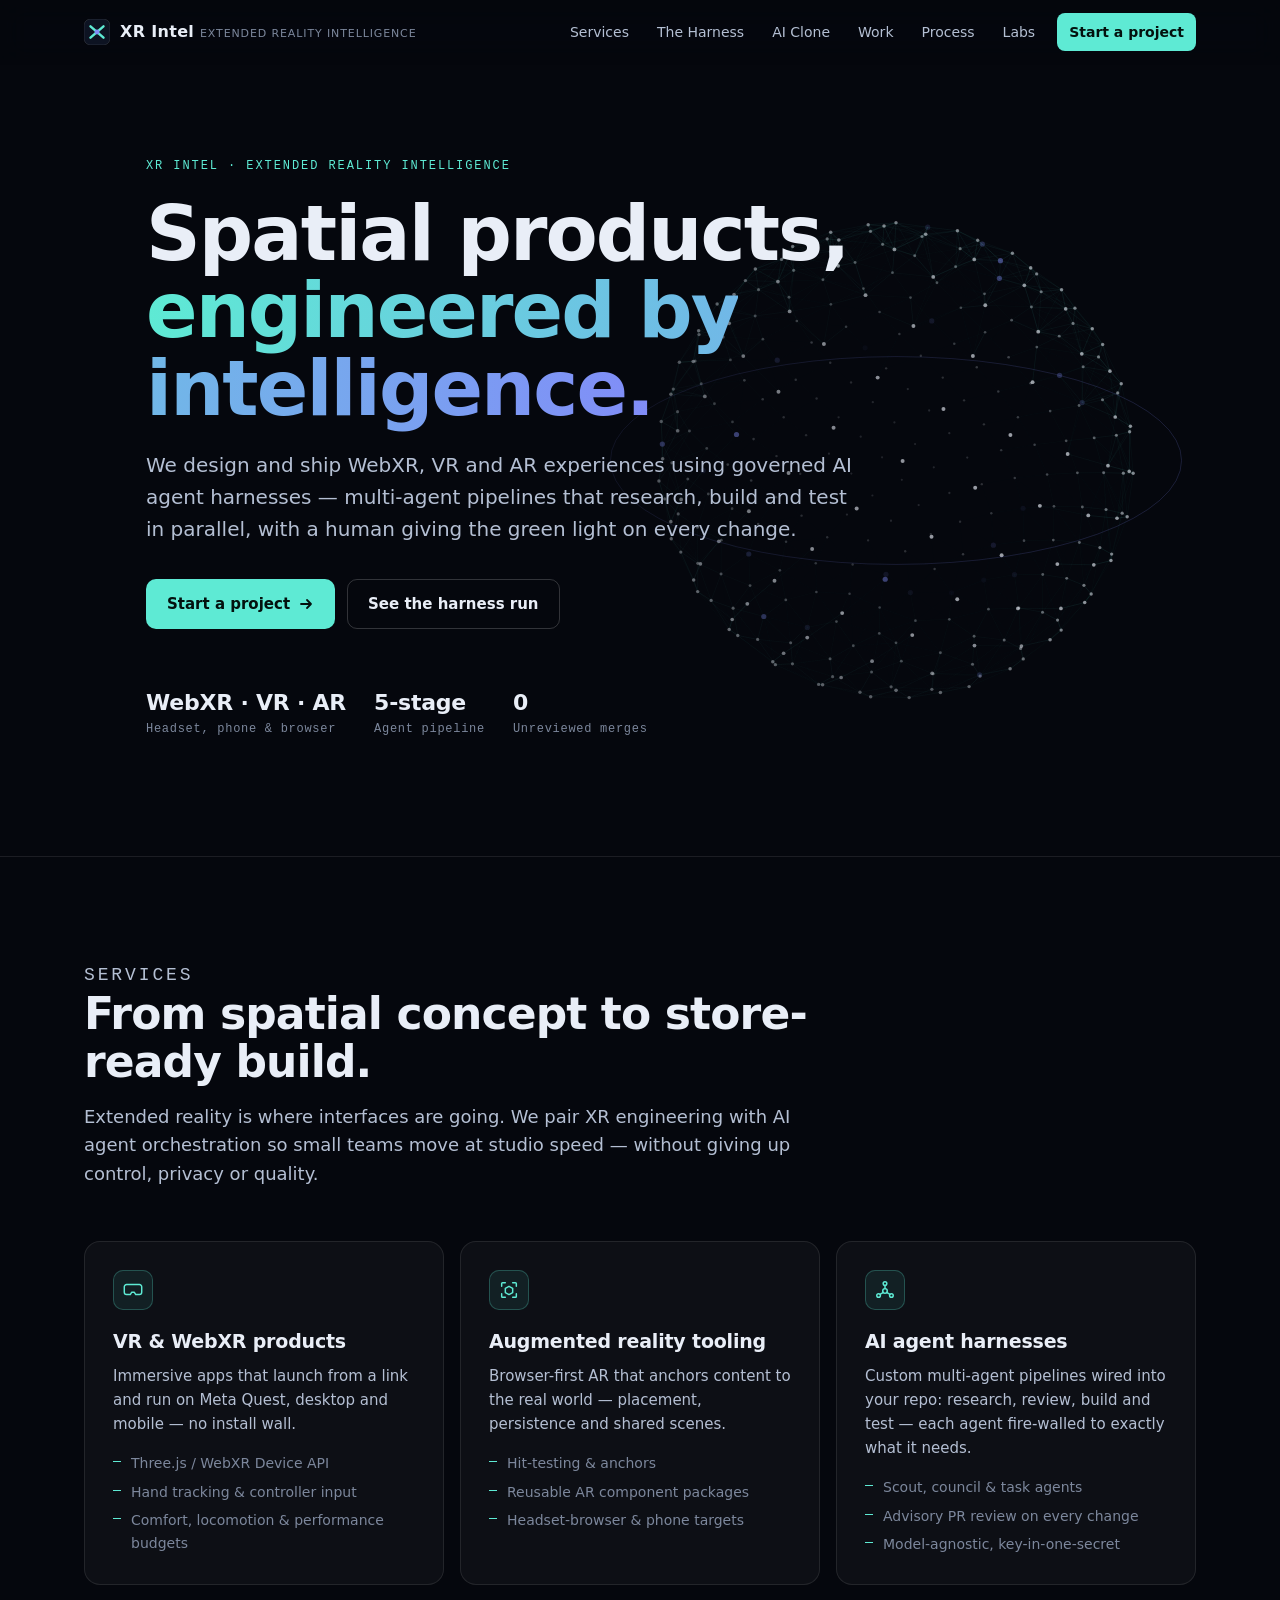
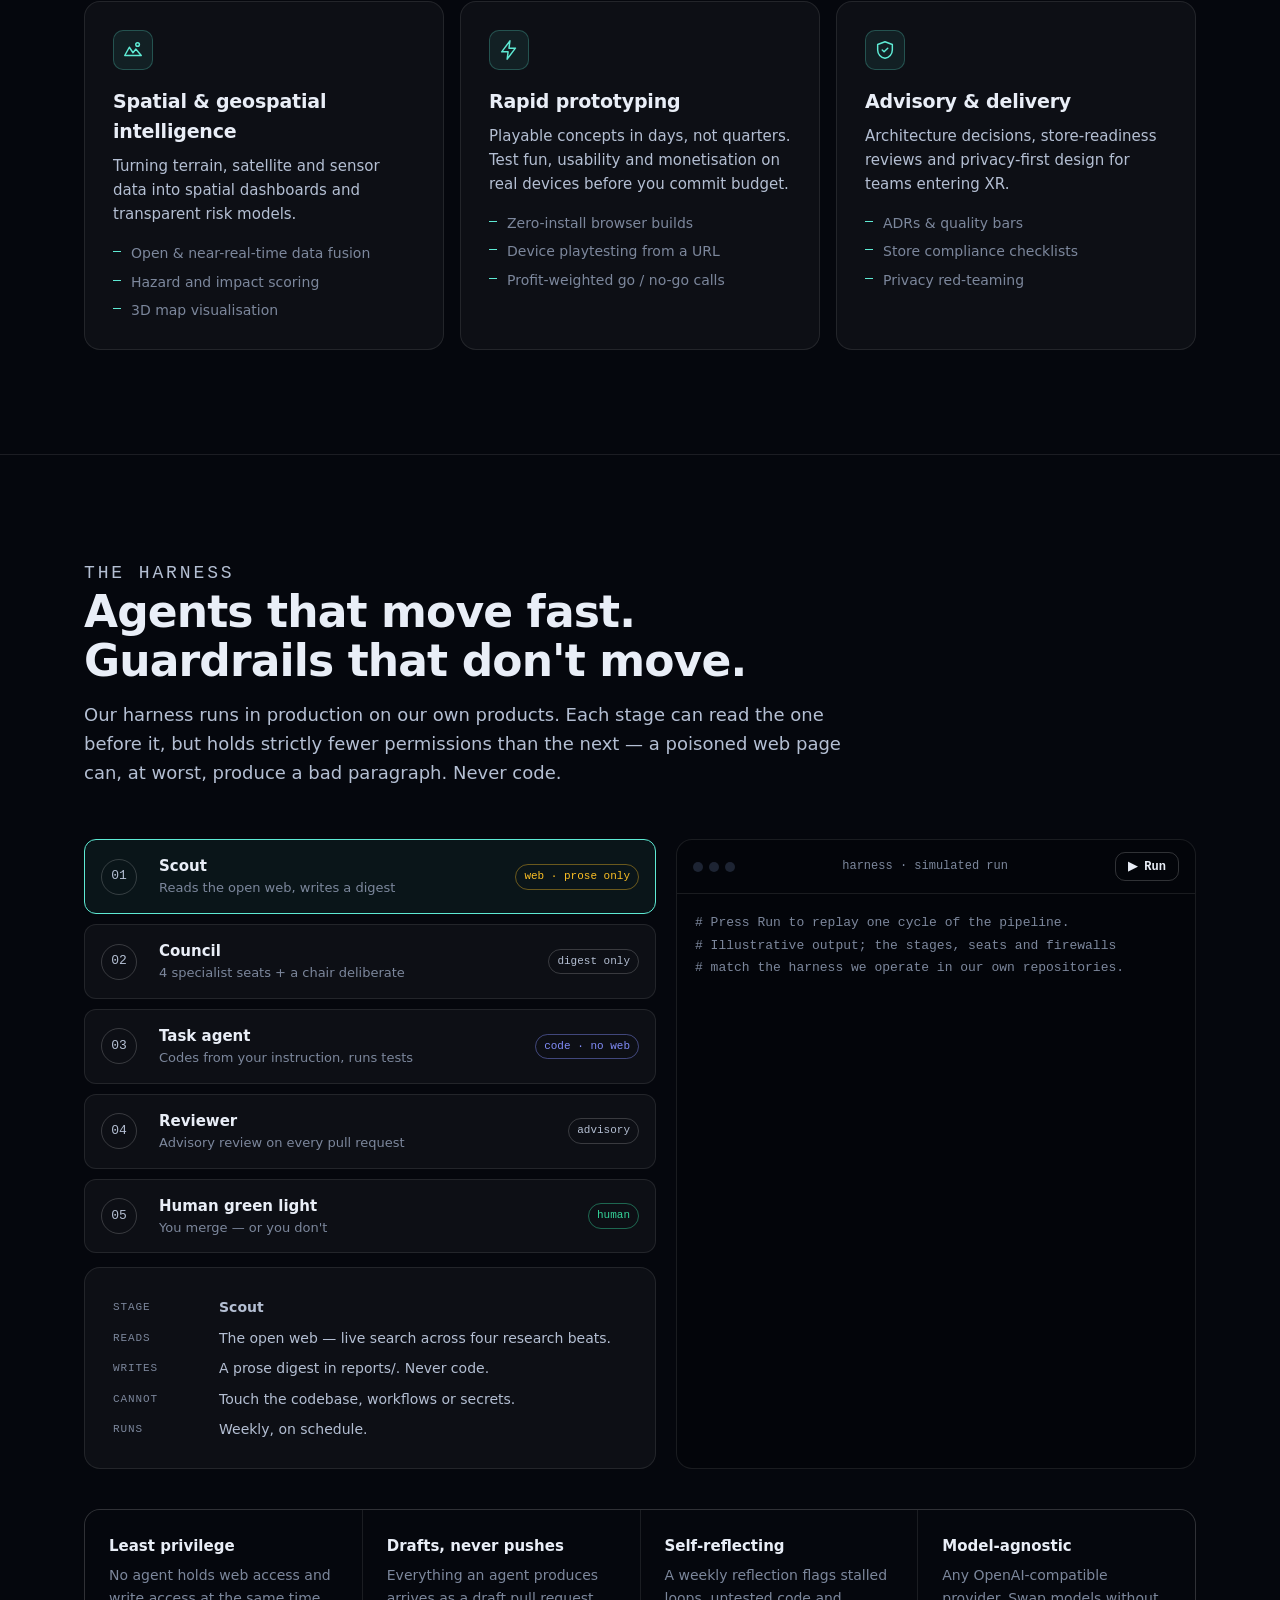
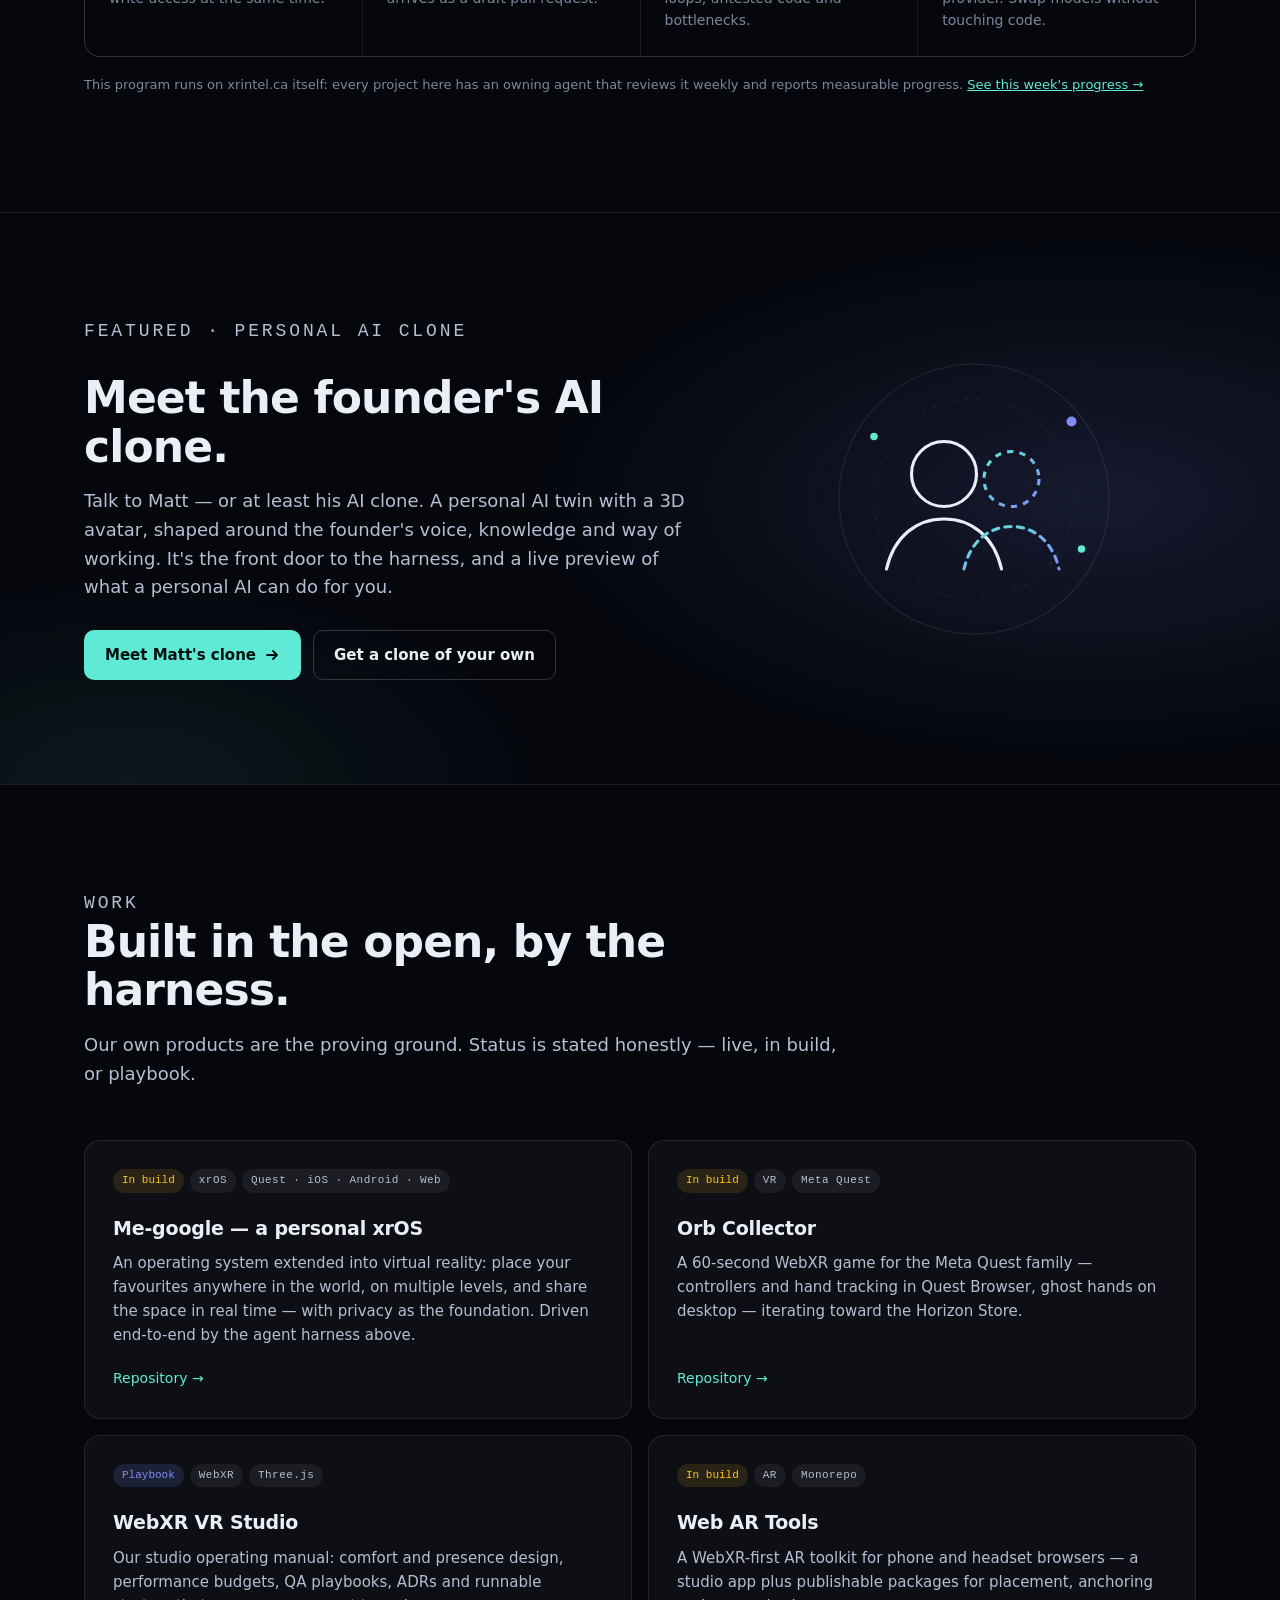
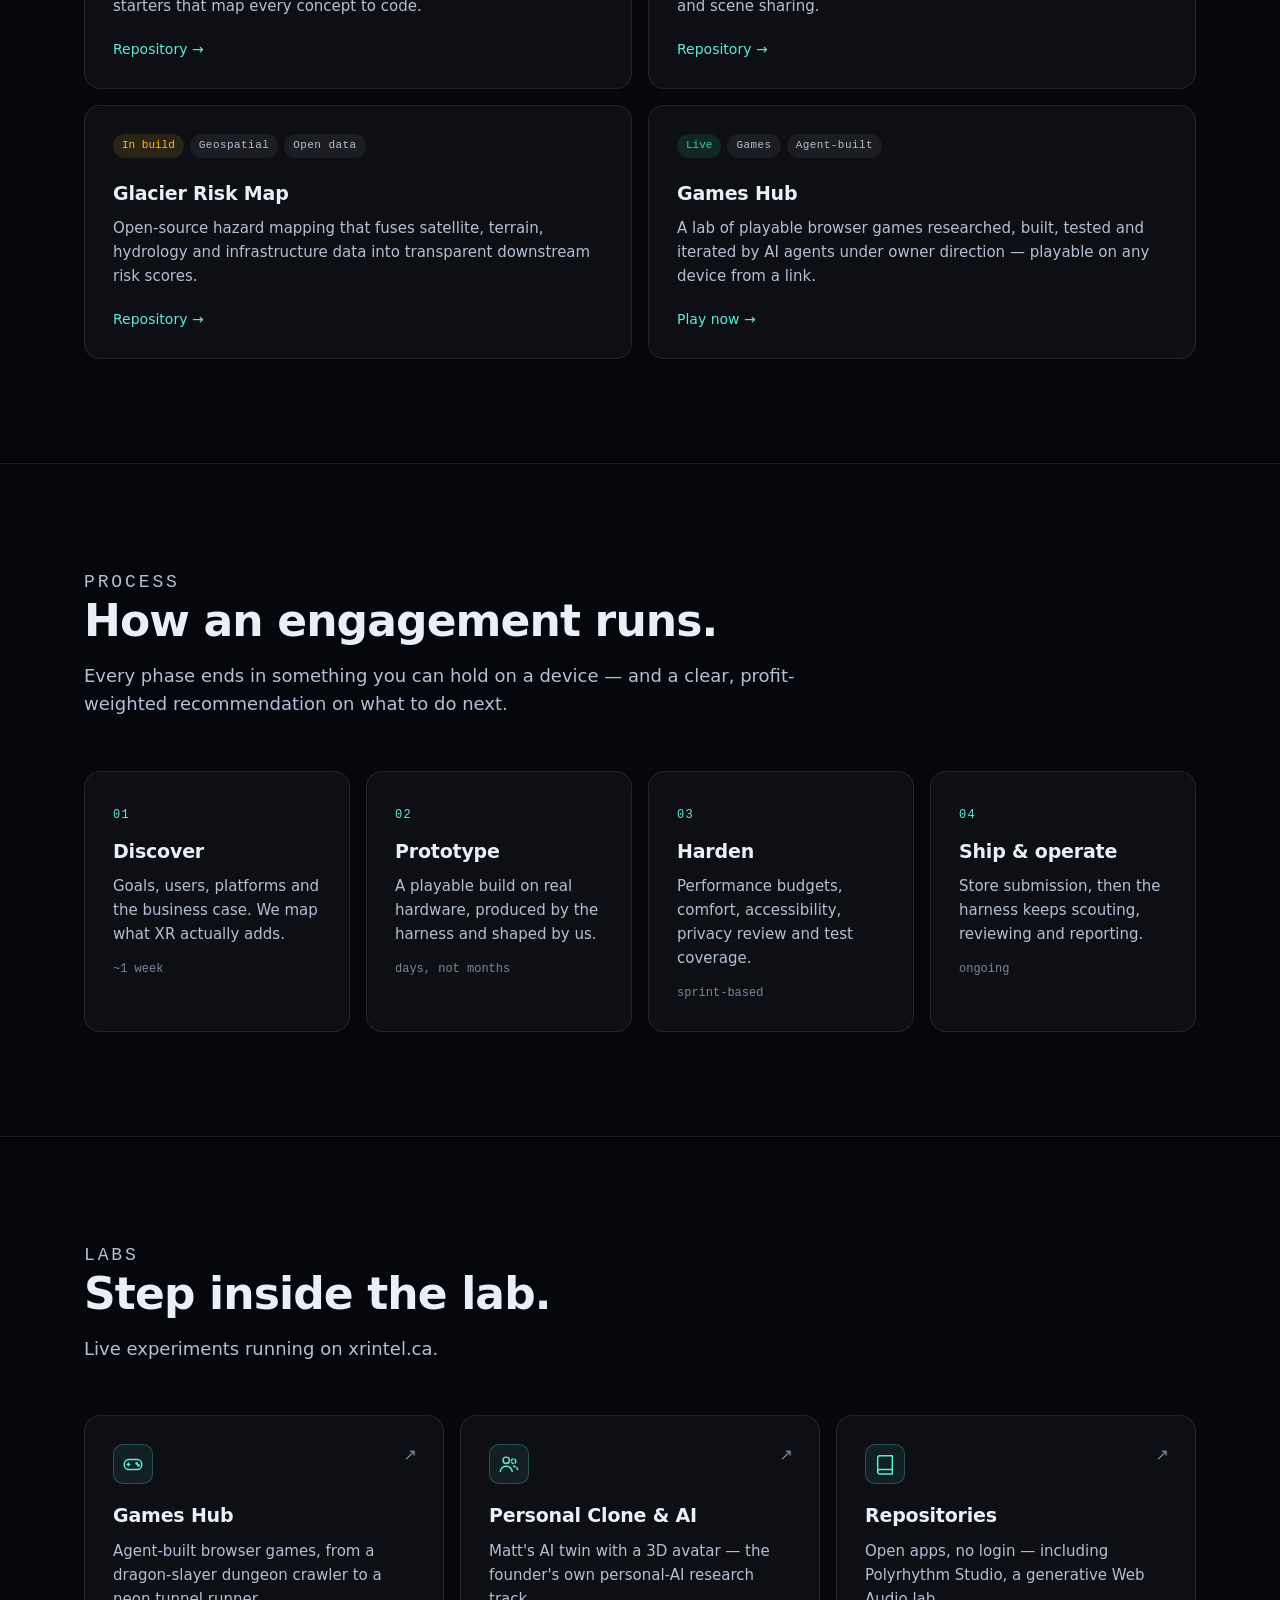
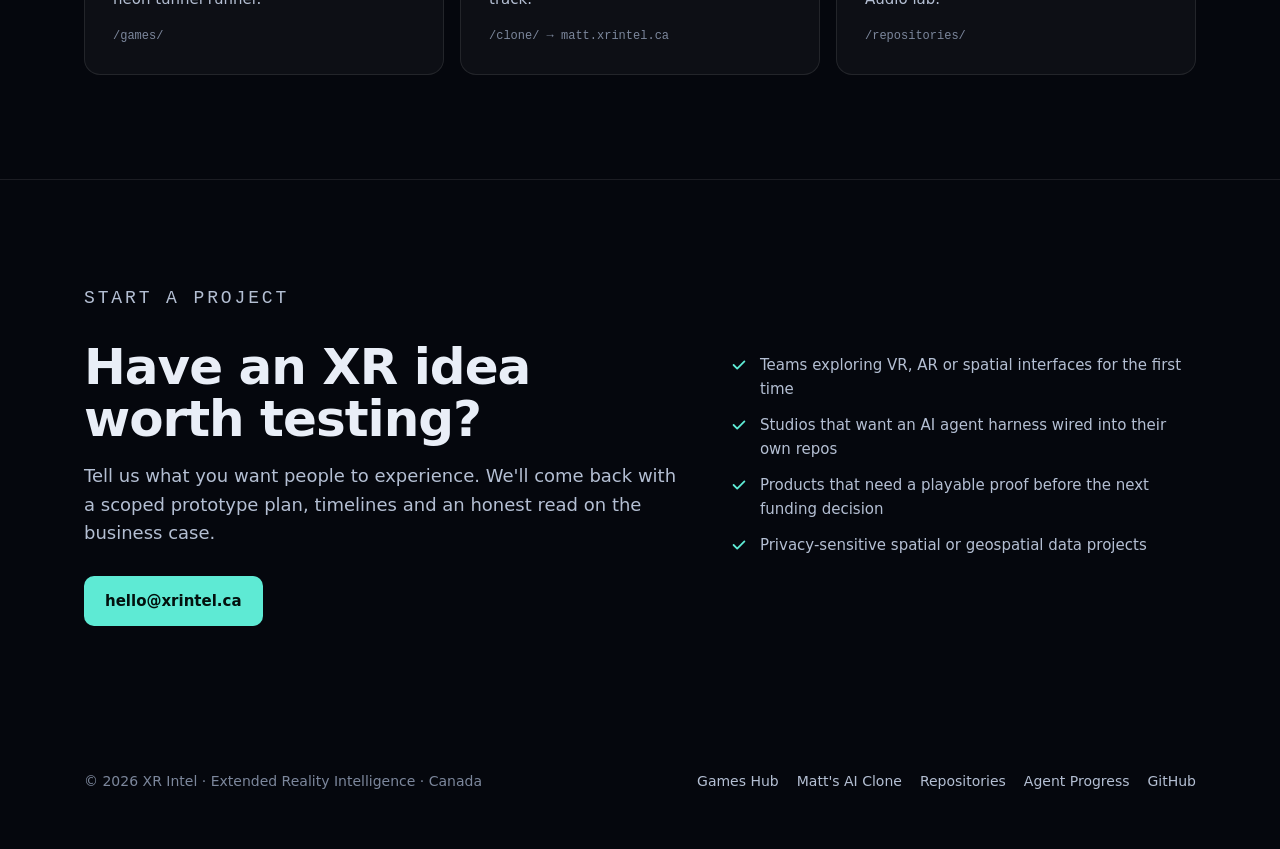
<file: index.html>
<!DOCTYPE html>
<html lang="en">
<head>
  <meta charset="UTF-8" />
  <meta name="viewport" content="width=device-width, initial-scale=1.0, viewport-fit=cover" />
  <title>XR Intel — Extended Reality Intelligence</title>
  <meta name="description" content="XR Intel builds extended-reality products with governed AI agent harnesses — WebXR, VR, AR and spatial intelligence, from prototype to store-ready." />
  <meta name="keywords" content="XR Intel, extended reality, WebXR, VR, AR, spatial computing, AI agents, agent harness, Meta Quest, Canada" />
  <meta name="author" content="Matthew Bannon — XR Intel" />
  <meta name="theme-color" content="#05070d" />
  <meta property="og:title" content="XR Intel — Extended Reality Intelligence" />
  <meta property="og:description" content="Spatial products, built by governed AI agent harnesses and shipped by people." />
  <meta property="og:type" content="website" />
  <meta property="og:url" content="https://xrintel.ca/" />
  <link rel="canonical" href="https://xrintel.ca/" />
  <link rel="icon" href="data:image/svg+xml,%3Csvg xmlns='http://www.w3.org/2000/svg' viewBox='0 0 32 32'%3E%3Crect width='32' height='32' rx='8' fill='%2305070d'/%3E%3Cpath d='M8 9l16 14M24 9L8 23' stroke='%235eead4' stroke-width='3' stroke-linecap='round'/%3E%3Ccircle cx='16' cy='16' r='3' fill='%23818cf8'/%3E%3C/svg%3E" />
  <link rel="stylesheet" href="assets/xrintel.css" />
</head>
<body>
  <a class="skip" href="#main">Skip to content</a>

  <header class="site-header" id="top">
    <div class="wrap">
      <a class="brand" href="/" aria-label="XR Intel home">
        <svg class="brand-mark" viewBox="0 0 32 32" aria-hidden="true"><rect width="32" height="32" rx="8" fill="#0d1322" stroke="rgba(255,255,255,.14)"/><path d="M8 9l16 14M24 9L8 23" stroke="#5eead4" stroke-width="3" stroke-linecap="round"/><circle cx="16" cy="16" r="3" fill="#818cf8"/></svg>
        <span>XR Intel <small>Extended Reality Intelligence</small></span>
      </a>
      <button class="nav-toggle" aria-expanded="false" aria-controls="nav">Menu</button>
      <nav class="nav" id="nav" aria-label="Primary">
        <a href="#services">Services</a>
        <a href="#harness">The Harness</a>
        <a href="#clone">AI Clone</a>
        <a href="#work">Work</a>
        <a href="#process">Process</a>
        <a href="#labs">Labs</a>
        <a class="nav-cta" href="#contact">Start a project</a>
      </nav>
    </div>
  </header>

  <main id="main">
    <!-- Hero -->
    <section class="hero" aria-labelledby="hero-title">
      <canvas id="field" aria-hidden="true"></canvas>
      <div class="wrap">
        <p class="eyebrow">XR Intel · Extended Reality Intelligence</p>
        <h1 id="hero-title">Spatial products, <span class="grad">engineered by intelligence.</span></h1>
        <p class="lede">We design and ship WebXR, VR and AR experiences using governed AI agent harnesses — multi-agent pipelines that research, build and test in parallel, with a human giving the green light on every change.</p>
        <div class="ctas">
          <a class="btn btn-primary" href="#contact">Start a project
            <svg width="16" height="16" viewBox="0 0 16 16" aria-hidden="true"><path d="M3 8h10M9 4l4 4-4 4" stroke="currentColor" stroke-width="1.8" fill="none" stroke-linecap="round" stroke-linejoin="round"/></svg></a>
          <a class="btn btn-ghost" href="#harness">See the harness run</a>
        </div>
        <div class="hero-meta">
          <div><b>WebXR · VR · AR</b>Headset, phone &amp; browser</div>
          <div><b>5-stage</b>Agent pipeline</div>
          <div><b>0</b>Unreviewed merges</div>
        </div>
      </div>
    </section>

    <!-- Services -->
    <section class="block" id="services" aria-labelledby="services-title">
      <div class="wrap">
        <div class="section-head reveal">
          <p class="eyebrow">Services</p>
          <h2 id="services-title">From spatial concept to store-ready build.</h2>
          <p>Extended reality is where interfaces are going. We pair XR engineering with AI agent orchestration so small teams move at studio speed — without giving up control, privacy or quality.</p>
        </div>
        <div class="grid grid-3">
          <article class="card reveal">
            <div class="icon"><svg viewBox="0 0 24 24" fill="none" stroke="currentColor" stroke-width="1.6" stroke-linejoin="round"><path d="M2.5 8.5A2.5 2.5 0 0 1 5 6h14a2.5 2.5 0 0 1 2.5 2.5v6A2.5 2.5 0 0 1 19 17h-4l-1.5-2.5h-3L9 17H5a2.5 2.5 0 0 1-2.5-2.5z"/></svg></div>
            <h3>VR &amp; WebXR products</h3>
            <p>Immersive apps that launch from a link and run on Meta Quest, desktop and mobile — no install wall.</p>
            <ul><li>Three.js / WebXR Device API</li><li>Hand tracking &amp; controller input</li><li>Comfort, locomotion &amp; performance budgets</li></ul>
          </article>
          <article class="card reveal">
            <div class="icon"><svg viewBox="0 0 24 24" fill="none" stroke="currentColor" stroke-width="1.6" stroke-linecap="round"><path d="M4 8V5a1 1 0 0 1 1-1h3M16 4h3a1 1 0 0 1 1 1v3M20 16v3a1 1 0 0 1-1 1h-3M8 20H5a1 1 0 0 1-1-1v-3"/><path d="M12 8l4 2.2v4.6L12 17l-4-2.2v-4.6z" stroke-linejoin="round"/></svg></div>
            <h3>Augmented reality tooling</h3>
            <p>Browser-first AR that anchors content to the real world — placement, persistence and shared scenes.</p>
            <ul><li>Hit-testing &amp; anchors</li><li>Reusable AR component packages</li><li>Headset-browser &amp; phone targets</li></ul>
          </article>
          <article class="card reveal">
            <div class="icon"><svg viewBox="0 0 24 24" fill="none" stroke="currentColor" stroke-width="1.6" stroke-linecap="round"><circle cx="12" cy="5" r="2"/><circle cx="5" cy="18" r="2"/><circle cx="19" cy="18" r="2"/><circle cx="12" cy="13" r="2.5"/><path d="M12 7v3.5M10.2 14.6 6.6 16.7M13.8 14.6l3.6 2.1"/></svg></div>
            <h3>AI agent harnesses</h3>
            <p>Custom multi-agent pipelines wired into your repo: research, review, build and test — each agent fire-walled to exactly what it needs.</p>
            <ul><li>Scout, council &amp; task agents</li><li>Advisory PR review on every change</li><li>Model-agnostic, key-in-one-secret</li></ul>
          </article>
          <article class="card reveal">
            <div class="icon"><svg viewBox="0 0 24 24" fill="none" stroke="currentColor" stroke-width="1.6" stroke-linecap="round" stroke-linejoin="round"><path d="M3 18l5-9 4 6 3-4 6 7z"/><circle cx="17" cy="6" r="2"/></svg></div>
            <h3>Spatial &amp; geospatial intelligence</h3>
            <p>Turning terrain, satellite and sensor data into spatial dashboards and transparent risk models.</p>
            <ul><li>Open &amp; near-real-time data fusion</li><li>Hazard and impact scoring</li><li>3D map visualisation</li></ul>
          </article>
          <article class="card reveal">
            <div class="icon"><svg viewBox="0 0 24 24" fill="none" stroke="currentColor" stroke-width="1.6" stroke-linecap="round" stroke-linejoin="round"><path d="M13 2 4 14h7l-1 8 9-12h-7z"/></svg></div>
            <h3>Rapid prototyping</h3>
            <p>Playable concepts in days, not quarters. Test fun, usability and monetisation on real devices before you commit budget.</p>
            <ul><li>Zero-install browser builds</li><li>Device playtesting from a URL</li><li>Profit-weighted go / no-go calls</li></ul>
          </article>
          <article class="card reveal">
            <div class="icon"><svg viewBox="0 0 24 24" fill="none" stroke="currentColor" stroke-width="1.6" stroke-linecap="round" stroke-linejoin="round"><path d="M12 3 4 6v6c0 4.5 3.4 8.3 8 9 4.6-.7 8-4.5 8-9V6z"/><path d="m9 12 2 2 4-4"/></svg></div>
            <h3>Advisory &amp; delivery</h3>
            <p>Architecture decisions, store-readiness reviews and privacy-first design for teams entering XR.</p>
            <ul><li>ADRs &amp; quality bars</li><li>Store compliance checklists</li><li>Privacy red-teaming</li></ul>
          </article>
        </div>
      </div>
    </section>

    <!-- Harness -->
    <section class="block" id="harness" aria-labelledby="harness-title">
      <div class="wrap">
        <div class="section-head reveal">
          <p class="eyebrow">The Harness</p>
          <h2 id="harness-title">Agents that move fast. Guardrails that don't move.</h2>
          <p>Our harness runs in production on our own products. Each stage can read the one before it, but holds strictly fewer permissions than the next — a poisoned web page can, at worst, produce a bad paragraph. Never code.</p>
        </div>

        <div class="harness">
          <div>
            <div class="pipeline" role="group" aria-label="Harness pipeline stages">
              <button class="stage" data-stage="0" aria-pressed="true">
                <span class="stage-num">01</span>
                <span><span class="stage-title">Scout</span><span class="stage-sub">Reads the open web, writes a digest</span></span>
                <span class="perm web">web · prose only</span>
              </button>
              <button class="stage" data-stage="1" aria-pressed="false">
                <span class="stage-num">02</span>
                <span><span class="stage-title">Council</span><span class="stage-sub">4 specialist seats + a chair deliberate</span></span>
                <span class="perm">digest only</span>
              </button>
              <button class="stage" data-stage="2" aria-pressed="false">
                <span class="stage-num">03</span>
                <span><span class="stage-title">Task agent</span><span class="stage-sub">Codes from your instruction, runs tests</span></span>
                <span class="perm code">code · no web</span>
              </button>
              <button class="stage" data-stage="3" aria-pressed="false">
                <span class="stage-num">04</span>
                <span><span class="stage-title">Reviewer</span><span class="stage-sub">Advisory review on every pull request</span></span>
                <span class="perm">advisory</span>
              </button>
              <button class="stage" data-stage="4" aria-pressed="false">
                <span class="stage-num">05</span>
                <span><span class="stage-title">Human green light</span><span class="stage-sub">You merge — or you don't</span></span>
                <span class="perm human">human</span>
              </button>
            </div>
            <div class="card detail" id="stage-detail" style="margin-top:14px" aria-live="polite"></div>
          </div>

          <div class="console" aria-label="Harness run simulation">
            <div class="console-bar">
              <span class="dots" aria-hidden="true"><i></i><i></i><i></i></span>
              <span>harness · simulated run</span>
              <button class="btn btn-ghost" id="run" style="padding:6px 12px;font-size:12px">▶ Run</button>
            </div>
            <div class="console-body" id="log" role="log" aria-live="polite">
              <span class="ln d"># Press Run to replay one cycle of the pipeline.</span>
              <span class="ln d"># Illustrative output; the stages, seats and firewalls</span>
              <span class="ln d"># match the harness we operate in our own repositories.</span>
            </div>
          </div>
        </div>

        <div class="principles reveal">
          <div><h4>Least privilege</h4><p>No agent holds web access and write access at the same time.</p></div>
          <div><h4>Drafts, never pushes</h4><p>Everything an agent produces arrives as a draft pull request.</p></div>
          <div><h4>Self-reflecting</h4><p>A weekly reflection flags stalled loops, untested code and bottlenecks.</p></div>
          <div><h4>Model-agnostic</h4><p>Any OpenAI-compatible provider. Swap models without touching code.</p></div>
        </div>
        <p class="note reveal" style="margin-top:18px">This program runs on xrintel.ca itself: every project here has an owning agent that reviews it weekly and reports measurable progress. <a href="/progress/" style="color:var(--accent)">See this week's progress →</a></p>
      </div>
    </section>

    <!-- Featured: personal AI clone -->
    <section class="block feature" id="clone" aria-labelledby="clone-title">
      <div class="wrap feature-inner reveal">
        <div>
          <p class="eyebrow">Featured · Personal AI Clone</p>
          <h2 id="clone-title">Meet the founder's AI clone.</h2>
          <p>Talk to Matt — or at least his AI clone. A personal AI twin with a 3D avatar, shaped around the founder's voice, knowledge and way of working. It's the front door to the harness, and a live preview of what a personal AI can do for you.</p>
          <div class="ctas">
            <a class="btn btn-primary" href="https://matt.xrintel.ca/" rel="noopener">Meet Matt's clone
              <svg width="16" height="16" viewBox="0 0 16 16" aria-hidden="true"><path d="M3 8h10M9 4l4 4-4 4" stroke="currentColor" stroke-width="1.8" fill="none" stroke-linecap="round" stroke-linejoin="round"/></svg></a>
            <a class="btn btn-ghost" href="#contact">Get a clone of your own</a>
          </div>
        </div>
        <svg class="feature-art" viewBox="0 0 240 240" aria-hidden="true">
          <defs><linearGradient id="cg" x1="0" x2="1" y1="0" y2="1"><stop offset="0" stop-color="#5eead4"/><stop offset="1" stop-color="#818cf8"/></linearGradient></defs>
          <circle cx="120" cy="120" r="108" fill="none" stroke="rgba(255,255,255,.08)"/>
          <circle cx="120" cy="120" r="80" fill="none" stroke="rgba(255,255,255,.06)" stroke-dasharray="3 6"/>
          <circle cx="96" cy="100" r="26" fill="none" stroke="#e9eef7" stroke-width="2.5"/>
          <path d="M50 176c6-26 24-40 46-40s40 14 46 40" fill="none" stroke="#e9eef7" stroke-width="2.5" stroke-linecap="round"/>
          <circle cx="150" cy="104" r="22" fill="none" stroke="url(#cg)" stroke-width="2.5" stroke-dasharray="5 5"/>
          <path d="M112 176c5-22 20-34 38-34s33 12 38 34" fill="none" stroke="url(#cg)" stroke-width="2.5" stroke-dasharray="5 5" stroke-linecap="round"/>
          <circle cx="198" cy="58" r="4" fill="#818cf8"/><circle cx="40" cy="70" r="3" fill="#5eead4"/><circle cx="206" cy="160" r="3" fill="#5eead4"/>
        </svg>
      </div>
    </section>

    <!-- Work -->
    <section class="block" id="work" aria-labelledby="work-title">
      <div class="wrap">
        <div class="section-head reveal">
          <p class="eyebrow">Work</p>
          <h2 id="work-title">Built in the open, by the harness.</h2>
          <p>Our own products are the proving ground. Status is stated honestly — live, in build, or playbook.</p>
        </div>
        <div class="work">
          <article class="card reveal">
            <div class="tagrow"><span class="status build">In build</span><span class="tag">xrOS</span><span class="tag">Quest · iOS · Android · Web</span></div>
            <h3>Me-google — a personal xrOS</h3>
            <p>An operating system extended into virtual reality: place your favourites anywhere in the world, on multiple levels, and share the space in real time — with privacy as the foundation. Driven end-to-end by the agent harness above.</p>
            <div class="links"><a href="https://github.com/Bannon-github/Me-google" rel="noopener">Repository →</a></div>
          </article>
          <article class="card reveal">
            <div class="tagrow"><span class="status build">In build</span><span class="tag">VR</span><span class="tag">Meta Quest</span></div>
            <h3>Orb Collector</h3>
            <p>A 60-second WebXR game for the Meta Quest family — controllers and hand tracking in Quest Browser, ghost hands on desktop — iterating toward the Horizon Store.</p>
            <div class="links"><a href="https://github.com/Bannon-github/vr" rel="noopener">Repository →</a></div>
          </article>
          <article class="card reveal">
            <div class="tagrow"><span class="status playbook">Playbook</span><span class="tag">WebXR</span><span class="tag">Three.js</span></div>
            <h3>WebXR VR Studio</h3>
            <p>Our studio operating manual: comfort and presence design, performance budgets, QA playbooks, ADRs and runnable starters that map every concept to code.</p>
            <div class="links"><a href="https://github.com/Bannon-github/webxr-vr-studio" rel="noopener">Repository →</a></div>
          </article>
          <article class="card reveal">
            <div class="tagrow"><span class="status build">In build</span><span class="tag">AR</span><span class="tag">Monorepo</span></div>
            <h3>Web AR Tools</h3>
            <p>A WebXR-first AR toolkit for phone and headset browsers — a studio app plus publishable packages for placement, anchoring and scene sharing.</p>
            <div class="links"><a href="https://github.com/Bannon-github/web-ar-tools" rel="noopener">Repository →</a></div>
          </article>
          <article class="card reveal">
            <div class="tagrow"><span class="status build">In build</span><span class="tag">Geospatial</span><span class="tag">Open data</span></div>
            <h3>Glacier Risk Map</h3>
            <p>Open-source hazard mapping that fuses satellite, terrain, hydrology and infrastructure data into transparent downstream risk scores.</p>
            <div class="links"><a href="https://github.com/Bannon-github/glacier-risk-map" rel="noopener">Repository →</a></div>
          </article>
          <article class="card reveal">
            <div class="tagrow"><span class="status live">Live</span><span class="tag">Games</span><span class="tag">Agent-built</span></div>
            <h3>Games Hub</h3>
            <p>A lab of playable browser games researched, built, tested and iterated by AI agents under owner direction — playable on any device from a link.</p>
            <div class="links"><a href="/games/">Play now →</a></div>
          </article>
        </div>
      </div>
    </section>

    <!-- Process -->
    <section class="block" id="process" aria-labelledby="process-title">
      <div class="wrap">
        <div class="section-head reveal">
          <p class="eyebrow">Process</p>
          <h2 id="process-title">How an engagement runs.</h2>
          <p>Every phase ends in something you can hold on a device — and a clear, profit-weighted recommendation on what to do next.</p>
        </div>
        <div class="process">
          <article class="card reveal"><h3>Discover</h3><p>Goals, users, platforms and the business case. We map what XR actually adds.</p><span class="when">~1 week</span></article>
          <article class="card reveal"><h3>Prototype</h3><p>A playable build on real hardware, produced by the harness and shaped by us.</p><span class="when">days, not months</span></article>
          <article class="card reveal"><h3>Harden</h3><p>Performance budgets, comfort, accessibility, privacy review and test coverage.</p><span class="when">sprint-based</span></article>
          <article class="card reveal"><h3>Ship &amp; operate</h3><p>Store submission, then the harness keeps scouting, reviewing and reporting.</p><span class="when">ongoing</span></article>
        </div>
      </div>
    </section>

    <!-- Labs -->
    <section class="block" id="labs" aria-labelledby="labs-title">
      <div class="wrap">
        <div class="section-head reveal">
          <p class="eyebrow">Labs</p>
          <h2 id="labs-title">Step inside the lab.</h2>
          <p>Live experiments running on xrintel.ca.</p>
        </div>
        <div class="labs">
          <a class="card lab reveal" href="/games/">
            <span class="arrow" aria-hidden="true">↗</span>
            <div class="icon"><svg viewBox="0 0 24 24" fill="none" stroke="currentColor" stroke-width="1.6" stroke-linecap="round"><rect x="2.5" y="7" width="19" height="11" rx="5"/><path d="M7 11v3M5.5 12.5h3"/><circle cx="16" cy="11.5" r=".8" fill="currentColor"/><circle cx="18" cy="13.5" r=".8" fill="currentColor"/></svg></div>
            <h3>Games Hub</h3>
            <p>Agent-built browser games, from a dragon-slayer dungeon crawler to a neon tunnel runner.</p>
            <span class="path">/games/</span>
          </a>
          <a class="card lab reveal" href="/clone/">
            <span class="arrow" aria-hidden="true">↗</span>
            <div class="icon"><svg viewBox="0 0 24 24" fill="none" stroke="currentColor" stroke-width="1.6" stroke-linecap="round"><circle cx="9" cy="8" r="3.5"/><path d="M2.5 20c.8-3.6 3.3-5.5 6.5-5.5s5.7 1.9 6.5 5.5"/><circle cx="17" cy="9" r="2.5" stroke-dasharray="2 2"/><path d="M17 14.5c2.3 0 4 1.4 4.5 4" stroke-dasharray="2 2"/></svg></div>
            <h3>Personal Clone &amp; AI</h3>
            <p>Matt's AI twin with a 3D avatar — the founder's own personal-AI research track.</p>
            <span class="path">/clone/ → matt.xrintel.ca</span>
          </a>
          <a class="card lab reveal" href="/repositories/">
            <span class="arrow" aria-hidden="true">↗</span>
            <div class="icon"><svg viewBox="0 0 24 24" fill="none" stroke="currentColor" stroke-width="1.6" stroke-linecap="round" stroke-linejoin="round"><path d="M4 5.5A2.5 2.5 0 0 1 6.5 3H20v15H6.5A2.5 2.5 0 0 0 4 20.5z"/><path d="M4 20.5A2.5 2.5 0 0 0 6.5 23H20v-5"/></svg></div>
            <h3>Repositories</h3>
            <p>Open apps, no login — including Polyrhythm Studio, a generative Web Audio lab.</p>
            <span class="path">/repositories/</span>
          </a>
        </div>
      </div>
    </section>

    <!-- Contact -->
    <section class="block" id="contact" aria-labelledby="contact-title" style="border-bottom:0">
      <div class="wrap contact">
        <div class="reveal">
          <p class="eyebrow">Start a project</p>
          <h2 id="contact-title">Have an XR idea worth testing?</h2>
          <p>Tell us what you want people to experience. We'll come back with a scoped prototype plan, timelines and an honest read on the business case.</p>
          <a class="btn btn-primary" href="mailto:hello@xrintel.ca?subject=Project%20enquiry%20%E2%80%94%20XR%20Intel">hello@xrintel.ca</a>
        </div>
        <ul class="fit reveal">
          <li><svg viewBox="0 0 20 20" fill="none" stroke="currentColor" stroke-width="2" stroke-linecap="round" stroke-linejoin="round"><path d="m4 10 4 4 8-8"/></svg>Teams exploring VR, AR or spatial interfaces for the first time</li>
          <li><svg viewBox="0 0 20 20" fill="none" stroke="currentColor" stroke-width="2" stroke-linecap="round" stroke-linejoin="round"><path d="m4 10 4 4 8-8"/></svg>Studios that want an AI agent harness wired into their own repos</li>
          <li><svg viewBox="0 0 20 20" fill="none" stroke="currentColor" stroke-width="2" stroke-linecap="round" stroke-linejoin="round"><path d="m4 10 4 4 8-8"/></svg>Products that need a playable proof before the next funding decision</li>
          <li><svg viewBox="0 0 20 20" fill="none" stroke="currentColor" stroke-width="2" stroke-linecap="round" stroke-linejoin="round"><path d="m4 10 4 4 8-8"/></svg>Privacy-sensitive spatial or geospatial data projects</li>
        </ul>
      </div>
    </section>
  </main>

  <footer class="site-footer">
    <div class="wrap">
      <span>© <span id="year">2026</span> XR Intel · Extended Reality Intelligence · Canada</span>
      <nav aria-label="Footer">
        <a href="/games/">Games Hub</a>
        <a href="https://matt.xrintel.ca/" rel="noopener">Matt's AI Clone</a>
        <a href="/repositories/">Repositories</a>
        <a href="/progress/">Agent Progress</a>
        <a href="https://github.com/Bannon-github" rel="noopener">GitHub</a>
      </nav>
    </div>
  </footer>

  <script src="assets/xrintel.js"></script>
</body>
</html>
</file>
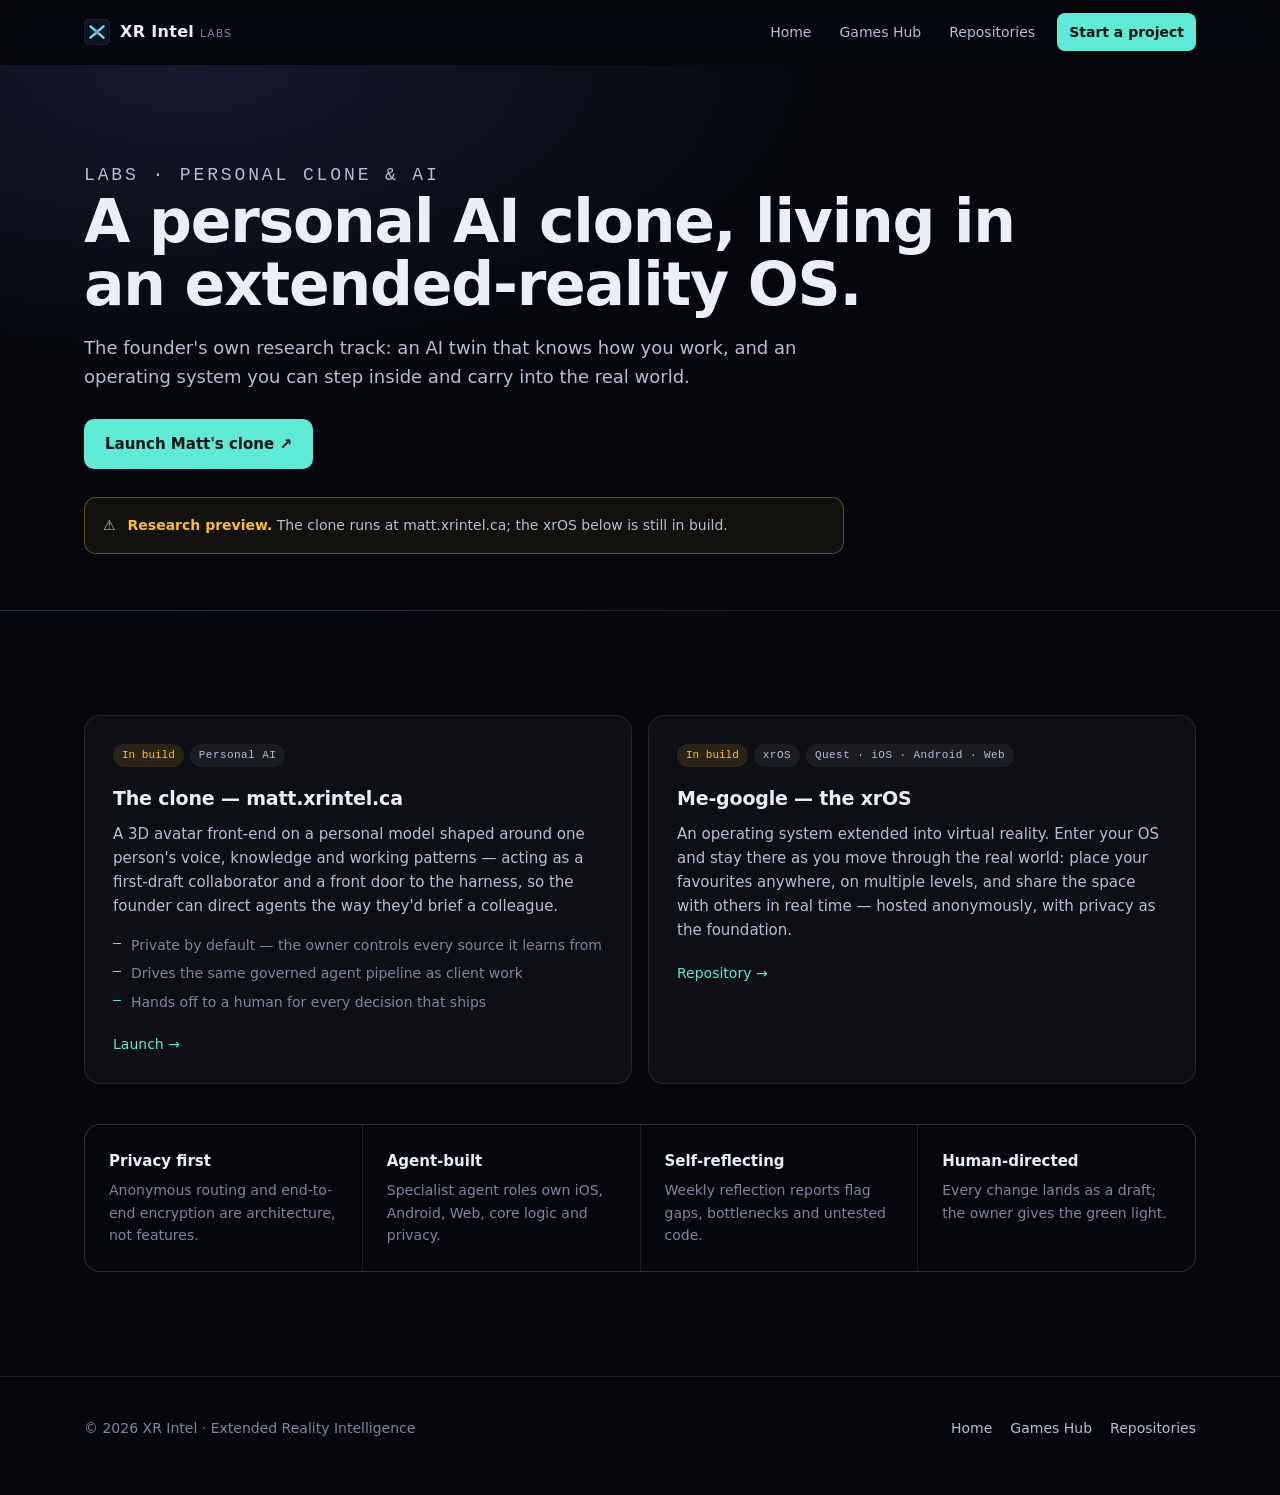
<file: clone/index.html>
<!DOCTYPE html>
<html lang="en">
<head>
  <meta charset="UTF-8" />
  <meta name="viewport" content="width=device-width, initial-scale=1.0, viewport-fit=cover" />
  <title>Personal Clone &amp; AI — XR Intel</title>
  <meta name="description" content="The founder's personal AI clone and the xrOS it lives in — an XR Intel research track." />
  <meta name="author" content="Matthew Bannon — XR Intel" />
  <meta name="theme-color" content="#05070d" />
  <link rel="icon" href="data:image/svg+xml,%3Csvg xmlns='http://www.w3.org/2000/svg' viewBox='0 0 32 32'%3E%3Crect width='32' height='32' rx='8' fill='%2305070d'/%3E%3Cpath d='M8 9l16 14M24 9L8 23' stroke='%235eead4' stroke-width='3' stroke-linecap='round'/%3E%3Ccircle cx='16' cy='16' r='3' fill='%23818cf8'/%3E%3C/svg%3E" />
  <link rel="stylesheet" href="../assets/xrintel.css" />
</head>
<body>
  <a class="skip" href="#main">Skip to content</a>
  <header class="site-header">
    <div class="wrap">
      <a class="brand" href="/" aria-label="XR Intel home">
        <svg class="brand-mark" viewBox="0 0 32 32" aria-hidden="true"><rect width="32" height="32" rx="8" fill="#0d1322" stroke="rgba(255,255,255,.14)"/><path d="M8 9l16 14M24 9L8 23" stroke="#5eead4" stroke-width="3" stroke-linecap="round"/><circle cx="16" cy="16" r="3" fill="#818cf8"/></svg>
        <span>XR Intel <small>Labs</small></span>
      </a>
      <button class="nav-toggle" aria-expanded="false" aria-controls="nav">Menu</button>
      <nav class="nav" id="nav" aria-label="Primary">
        <a href="/">Home</a>
        <a href="/games/">Games Hub</a>
        <a href="/repositories/">Repositories</a>
        <a class="nav-cta" href="/#contact">Start a project</a>
      </nav>
    </div>
  </header>

  <main id="main">
    <section class="subhero">
      <div class="wrap">
        <p class="eyebrow">Labs · Personal Clone &amp; AI</p>
        <h1>A personal AI clone, living in an extended-reality OS.</h1>
        <p>The founder's own research track: an AI twin that knows how you work, and an operating system you can step inside and carry into the real world.</p>
        <div class="ctas" style="display:flex;gap:12px;flex-wrap:wrap;margin-top:28px"><a class="btn btn-primary" href="https://matt.xrintel.ca/" rel="noopener">Launch Matt's clone ↗</a></div>
        <div class="banner" role="note"><span aria-hidden="true">⚠</span><span><b>Research preview.</b> The clone runs at matt.xrintel.ca; the xrOS below is still in build.</span></div>
      </div>
    </section>

    <section class="block">
      <div class="wrap">
        <div class="grid grid-2">
          <article class="card">
            <div class="tagrow"><span class="status build">In build</span><span class="tag">Personal AI</span></div>
            <h3>The clone — matt.xrintel.ca</h3>
            <p>A 3D avatar front-end on a personal model shaped around one person's voice, knowledge and working patterns — acting as a first-draft collaborator and a front door to the harness, so the founder can direct agents the way they'd brief a colleague.</p>
            <ul>
              <li>Private by default — the owner controls every source it learns from</li>
              <li>Drives the same governed agent pipeline as client work</li>
              <li>Hands off to a human for every decision that ships</li>
            </ul>
            <div class="links"><a href="https://matt.xrintel.ca/" rel="noopener">Launch →</a></div>
          </article>
          <article class="card">
            <div class="tagrow"><span class="status build">In build</span><span class="tag">xrOS</span><span class="tag">Quest · iOS · Android · Web</span></div>
            <h3>Me-google — the xrOS</h3>
            <p>An operating system extended into virtual reality. Enter your OS and stay there as you move through the real world: place your favourites anywhere, on multiple levels, and share the space with others in real time — hosted anonymously, with privacy as the foundation.</p>
            <div class="links"><a href="https://github.com/Bannon-github/Me-google" rel="noopener">Repository →</a></div>
          </article>
        </div>

        <div class="principles">
          <div><h4>Privacy first</h4><p>Anonymous routing and end-to-end encryption are architecture, not features.</p></div>
          <div><h4>Agent-built</h4><p>Specialist agent roles own iOS, Android, Web, core logic and privacy.</p></div>
          <div><h4>Self-reflecting</h4><p>Weekly reflection reports flag gaps, bottlenecks and untested code.</p></div>
          <div><h4>Human-directed</h4><p>Every change lands as a draft; the owner gives the green light.</p></div>
        </div>
      </div>
    </section>
  </main>

  <footer class="site-footer">
    <div class="wrap">
      <span>© <span id="year">2026</span> XR Intel · Extended Reality Intelligence</span>
      <nav aria-label="Footer">
        <a href="/">Home</a>
        <a href="/games/">Games Hub</a>
        <a href="/repositories/">Repositories</a>
      </nav>
    </div>
  </footer>
  <script src="../assets/xrintel.js"></script>
</body>
</html>
</file>
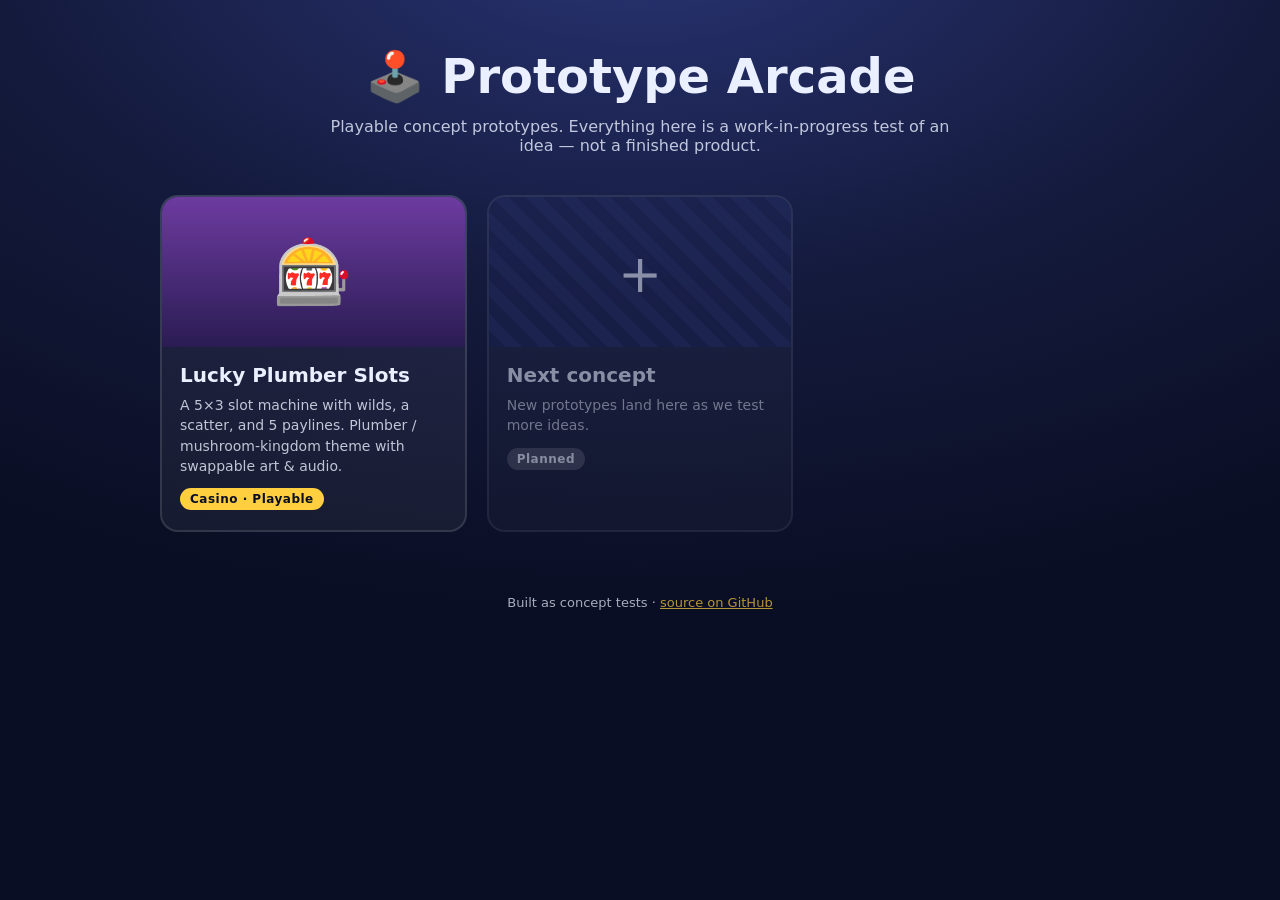
<file: docs/index.html>
<!DOCTYPE html>
<html lang="en">
<head>
  <meta charset="UTF-8" />
  <meta name="viewport" content="width=device-width, initial-scale=1" />
  <title>WeMadeAGame — Prototype Arcade</title>
  <meta name="description" content="A hub of playable mini-game concept prototypes." />
  <link rel="icon" href="data:image/svg+xml,%3Csvg xmlns='http://www.w3.org/2000/svg' viewBox='0 0 16 16'%3E%3Ctext y='14' font-size='14'%3E%F0%9F%95%B9%EF%B8%8F%3C/text%3E%3C/svg%3E" />
  <link rel="stylesheet" href="styles/hub.css" />
</head>
<body>
  <header>
    <h1>🕹️ Prototype Arcade</h1>
    <p>Playable concept prototypes. Everything here is a work-in-progress test of an idea — not a finished product.</p>
  </header>

  <main>
    <section class="grid">
      <a class="card live" href="games/lucky-plumber-slots/index.html">
        <div class="thumb slots">🎰</div>
        <div class="body">
          <h2>Lucky Plumber Slots</h2>
          <p>A 5×3 slot machine with wilds, a scatter, and 5 paylines. Plumber / mushroom-kingdom theme with swappable art &amp; audio.</p>
          <span class="tag">Casino · Playable</span>
        </div>
      </a>

      <div class="card soon">
        <div class="thumb soonthumb">＋</div>
        <div class="body">
          <h2>Next concept</h2>
          <p>New prototypes land here as we test more ideas.</p>
          <span class="tag muted">Planned</span>
        </div>
      </div>
    </section>
  </main>

  <footer>
    <p>Built as concept tests · <a href="https://github.com/Bannon-github/WeMadeAGame">source on GitHub</a></p>
  </footer>
</body>
</html>
</file>
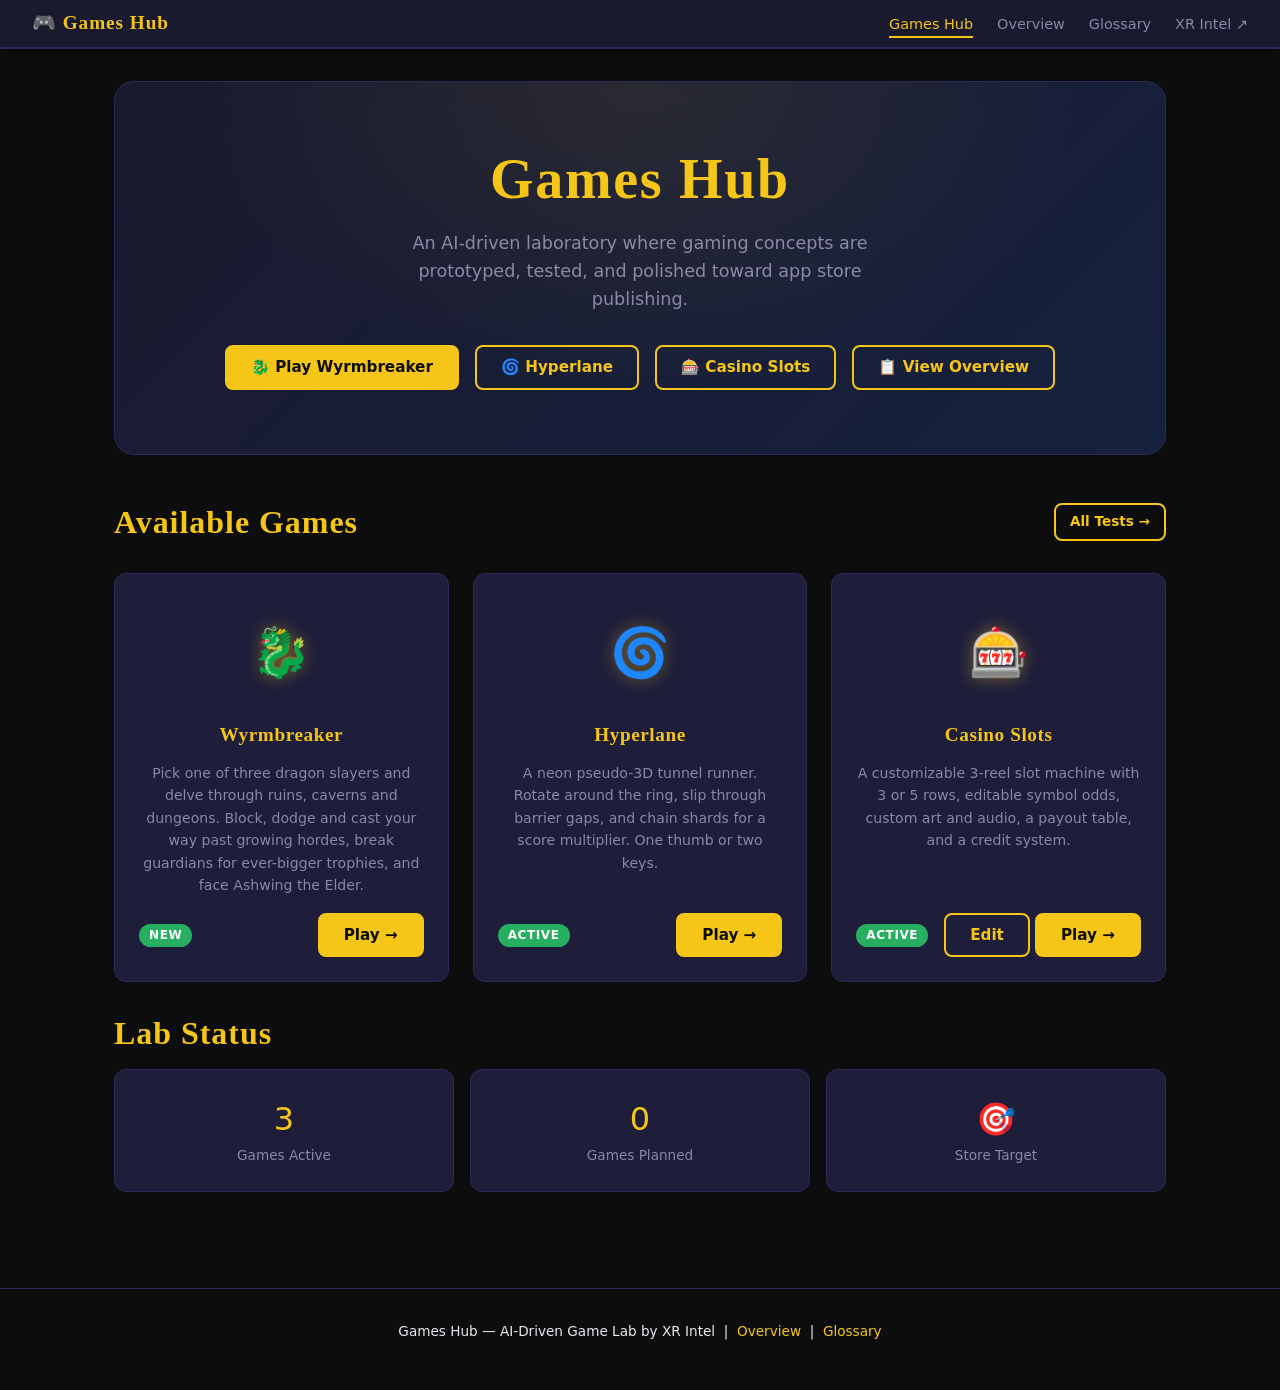
<file: games/index.html>
<!DOCTYPE html>
<html lang="en">
<head>
  <!-- ============================================================
       Meta Tags — games/index.html
       What:  Page-level metadata for the main games hub
       Why:   SEO, social sharing, browser rendering hints
       When:  Parsed by browser on every page load
       Where: <head> of games/index.html
       ============================================================ -->
  <meta charset="UTF-8" data-meta="meta:charset">
  <meta name="viewport" content="width=device-width, initial-scale=1.0" data-meta="meta:viewport">
  <meta name="description" content="Games Hub — an AI-driven game laboratory where gaming concepts are tested, prototyped, and polished for store publishing." data-meta="meta:description">
  <meta name="keywords" content="games, casino slots, AI game development, game lab, prototype, GitHub Pages" data-meta="meta:keywords">
  <meta name="author" content="XR Intel" data-meta="meta:author">
  <meta name="robots" content="index, follow" data-meta="meta:robots">
  <meta property="og:title" content="Games Hub — XR Intel" data-meta="meta:og-title">
  <meta property="og:description" content="AI-driven game prototyping laboratory." data-meta="meta:og-description">
  <meta property="og:type" content="website" data-meta="meta:og-type">
  <title>Games Hub — XR Intel</title>
  <link rel="icon" href="data:image/svg+xml,%3Csvg xmlns='http://www.w3.org/2000/svg' viewBox='0 0 16 16'%3E%3Ctext y='14' font-size='14'%3E%F0%9F%8E%B0%3C/text%3E%3C/svg%3E" data-meta="link:favicon">
  <link rel="stylesheet" href="assets/css/theme.css" data-meta="link:theme-css">
  <style data-meta="style:hub-page">
    /* Game grid layout */
    .games-grid {
      display: grid;
      grid-template-columns: repeat(auto-fill, minmax(280px, 1fr));
      gap: var(--space-lg);
      margin-top: var(--space-xl);
    }

    .game-card {
      display: flex;
      flex-direction: column;
      gap: var(--space-md);
      position: relative;
      overflow: hidden;
    }

    .game-card__icon {
      font-size: 3rem;
      text-align: center;
      padding: var(--space-md) 0;
      filter: drop-shadow(0 0 8px rgba(245,197,24,0.4));
    }

    .game-card__title {
      font-size: 1.2rem;
      text-align: center;
      margin: 0;
    }

    .game-card__desc {
      font-size: 0.88rem;
      color: var(--colour-text-muted);
      text-align: center;
      flex: 1;
      margin: 0;
    }

    .game-card__footer {
      display: flex;
      align-items: center;
      justify-content: space-between;
      flex-wrap: wrap;
      gap: var(--space-sm);
    }

    /* Hero banner */
    .hero {
      background: linear-gradient(135deg, var(--colour-surface) 0%, var(--colour-surface-alt) 100%);
      border: 1px solid var(--colour-border);
      border-radius: var(--radius-xl);
      padding: var(--space-3xl) var(--space-xl);
      text-align: center;
      margin-bottom: var(--space-2xl);
      position: relative;
      overflow: hidden;
    }
    .hero::before {
      content: '';
      position: absolute;
      inset: 0;
      background: radial-gradient(ellipse at 50% 0%, rgba(245,197,24,0.08) 0%, transparent 60%);
      pointer-events: none;
    }
    .hero h1 { font-size: clamp(2rem, 5vw, 3.5rem); margin-bottom: var(--space-md); }
    .hero p  { font-size: 1.1rem; color: var(--colour-text-muted); max-width: 540px; margin: 0 auto var(--space-xl); }

    .hero-actions {
      display: flex;
      gap: var(--space-md);
      justify-content: center;
      flex-wrap: wrap;
    }

    /* Section header */
    .section-header {
      display: flex;
      align-items: center;
      justify-content: space-between;
      gap: var(--space-md);
      flex-wrap: wrap;
      margin-bottom: var(--space-lg);
    }
    .section-header h2 { margin: 0; }

    /* Upcoming placeholder */
    .coming-soon-card {
      display: flex;
      flex-direction: column;
      align-items: center;
      justify-content: center;
      gap: var(--space-md);
      min-height: 200px;
      border-style: dashed;
      opacity: 0.6;
    }
    .coming-soon-card:hover { opacity: 0.8; }
  </style>
</head>
<body data-meta="body:hub-page">

  <!-- Primary Navigation -->
  <nav class="site-nav" data-meta="navigation:primary" aria-label="Primary navigation">
    <a href="index.html" class="site-nav__brand" data-meta="nav:brand-link">🎮 Games Hub</a>
    <ul class="site-nav__links" data-meta="nav:link-list">
      <li><a href="index.html"    class="active" data-meta="nav:link-hub">Games Hub</a></li>
      <li><a href="overview.html"              data-meta="nav:link-overview">Overview</a></li>
      <li><a href="glossary.html"              data-meta="nav:link-glossary">Glossary</a></li>
      <li><a href="/" data-meta="nav:link-xrintel">XR Intel ↗</a></li>
    </ul>
  </nav>

  <!-- Page Wrapper -->
  <main class="page-wrapper" data-meta="main:hub-content">

    <!-- Hero Banner -->
    <section class="hero" data-meta="section:hero-banner" aria-label="Hero banner">
      <h1 data-meta="heading:hero-title">Games Hub</h1>
      <p data-meta="text:hero-subtitle">
        An AI-driven laboratory where gaming concepts are prototyped, tested, and polished
        toward app store publishing.
      </p>
      <div class="hero-actions" data-meta="container:hero-actions">
        <a href="wyrmbreaker/index.html" class="btn btn-primary" data-meta="cta:play-wyrmbreaker">
          🐉 Play Wyrmbreaker
        </a>
        <a href="hyperlane/index.html" class="btn btn-outline" data-meta="cta:play-hyperlane">
          🌀 Hyperlane
        </a>
        <a href="casino-slots/index.html" class="btn btn-outline" data-meta="cta:play-slots">
          🎰 Casino Slots
        </a>
        <a href="overview.html" class="btn btn-outline" data-meta="cta:view-overview">
          📋 View Overview
        </a>
      </div>
    </section>

    <!-- Games Grid -->
    <section data-meta="section:games-grid" aria-labelledby="games-heading">
      <div class="section-header" data-meta="container:section-header">
        <h2 id="games-heading" data-meta="heading:games-section">Available Games</h2>
        <a href="overview.html" class="btn btn-outline" style="font-size:0.85rem;padding:6px 14px;"
           data-meta="link:all-tests">All Tests →</a>
      </div>

      <div class="games-grid" data-meta="container:games-grid" role="list">

        <!-- Wyrmbreaker Card (Test #3, featured) -->
        <article class="card game-card" data-meta="card:wyrmbreaker" role="listitem"
                 aria-labelledby="card-wyrmbreaker-title">
          <div class="game-card__icon" data-meta="icon:wyrmbreaker" aria-hidden="true">🐉</div>
          <h3 class="game-card__title" id="card-wyrmbreaker-title" data-meta="heading:card-wyrmbreaker">Wyrmbreaker</h3>
          <p class="game-card__desc" data-meta="text:card-wyrmbreaker-desc">
            Pick one of three dragon slayers and delve through ruins, caverns and dungeons.
            Block, dodge and cast your way past growing hordes, break guardians for ever-bigger
            trophies, and face Ashwing the Elder.
          </p>
          <div class="game-card__footer" data-meta="container:card-wyrmbreaker-footer">
            <span class="badge badge-active" data-meta="badge:wyrmbreaker-status">New</span>
            <a href="wyrmbreaker/index.html" class="btn btn-primary" data-meta="link:play-wyrmbreaker">Play →</a>
          </div>
        </article>

        <!-- Hyperlane Card (Test #2) -->
        <article class="card game-card" data-meta="card:hyperlane" role="listitem"
                 aria-labelledby="card-hyperlane-title">
          <div class="game-card__icon" data-meta="icon:hyperlane" aria-hidden="true">🌀</div>
          <h3 class="game-card__title" id="card-hyperlane-title" data-meta="heading:card-hyperlane">Hyperlane</h3>
          <p class="game-card__desc" data-meta="text:card-hyperlane-desc">
            A neon pseudo-3D tunnel runner. Rotate around the ring, slip through barrier gaps,
            and chain shards for a score multiplier. One thumb or two keys.
          </p>
          <div class="game-card__footer" data-meta="container:card-hyperlane-footer">
            <span class="badge badge-active" data-meta="badge:hyperlane-status">Active</span>
            <a href="hyperlane/index.html" class="btn btn-primary" data-meta="link:play-hyperlane">Play →</a>
          </div>
        </article>

        <!-- Casino Slots Card -->
        <article class="card game-card" data-meta="card:casino-slots" role="listitem"
                 aria-labelledby="card-slots-title">
          <div class="game-card__icon" data-meta="icon:slots" aria-hidden="true">🎰</div>
          <h3 class="game-card__title" id="card-slots-title" data-meta="heading:card-slots">Casino Slots</h3>
          <p class="game-card__desc" data-meta="text:card-slots-desc">
            A customizable 3-reel slot machine with 3 or 5 rows, editable symbol odds,
            custom art and audio, a payout table, and a credit system.
          </p>
          <div class="game-card__footer" data-meta="container:card-slots-footer">
            <span class="badge badge-active" data-meta="badge:slots-status">Active</span>
            <div data-meta="container:slots-card-actions">
              <a href="casino-slots/edit.html" class="btn btn-outline" data-meta="link:edit-slots">Edit</a>
              <a href="casino-slots/index.html" class="btn btn-primary" data-meta="link:play-slots">Play →</a>
            </div>
          </div>
        </article>

      </div>
    </section>

    <!-- Quick Stats -->
    <section class="mt-xl" data-meta="section:quick-stats" aria-labelledby="stats-heading">
      <h2 id="stats-heading" data-meta="heading:stats">Lab Status</h2>
      <div style="display:grid;grid-template-columns:repeat(auto-fit,minmax(160px,1fr));gap:var(--space-md);margin-top:var(--space-md);"
           data-meta="container:stats-grid">
        <div class="card" style="text-align:center;padding:var(--space-lg);" data-meta="stat:games-active">
          <div style="font-size:2rem;color:var(--colour-accent);" data-meta="stat-value:games-active">3</div>
          <div style="font-size:0.85rem;color:var(--colour-text-muted);" data-meta="stat-label:games-active">Games Active</div>
        </div>
        <div class="card" style="text-align:center;padding:var(--space-lg);" data-meta="stat:games-planned">
          <div style="font-size:2rem;color:var(--colour-accent);" data-meta="stat-value:games-planned">0</div>
          <div style="font-size:0.85rem;color:var(--colour-text-muted);" data-meta="stat-label:games-planned">Games Planned</div>
        </div>
        <div class="card" style="text-align:center;padding:var(--space-lg);" data-meta="stat:store-target">
          <div style="font-size:2rem;color:var(--colour-accent);" data-meta="stat-value:store-target">🎯</div>
          <div style="font-size:0.85rem;color:var(--colour-text-muted);" data-meta="stat-label:store-target">Store Target</div>
        </div>
      </div>
    </section>

  </main>

  <!-- Site Footer -->
  <footer class="site-footer" data-meta="footer:site">
    <p data-meta="text:footer">
      Games Hub — AI-Driven Game Lab by XR Intel &nbsp;|&nbsp;
      <a href="overview.html" data-meta="footer-link:overview">Overview</a> &nbsp;|&nbsp;
      <a href="glossary.html" data-meta="footer-link:glossary">Glossary</a>
    </p>
  </footer>

</body>
</html>
</file>
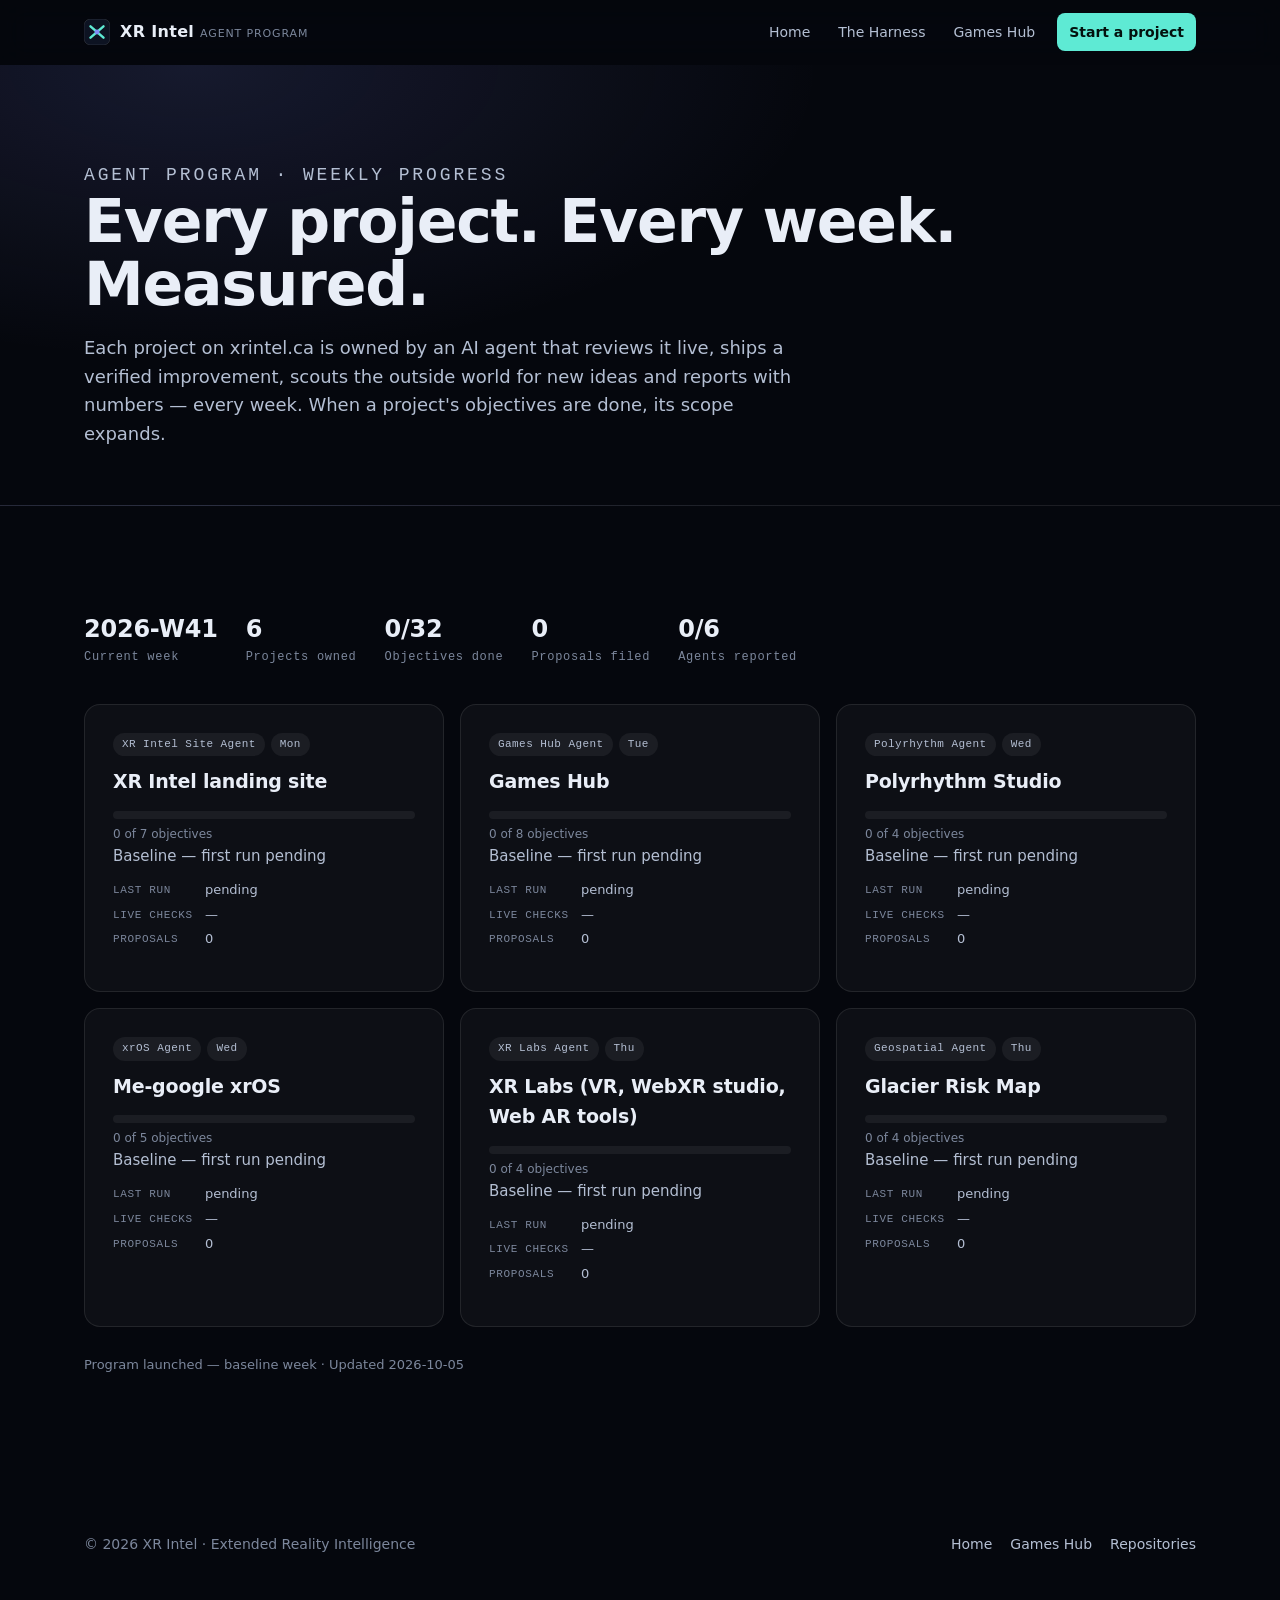
<file: progress/index.html>
<!DOCTYPE html>
<html lang="en">
<head>
  <meta charset="UTF-8" />
  <meta name="viewport" content="width=device-width, initial-scale=1.0, viewport-fit=cover" />
  <title>Agent Progress — XR Intel</title>
  <meta name="description" content="Weekly, measurable progress from the XR Intel agent program — every project, every week." />
  <meta name="author" content="XR Intel" />
  <meta name="theme-color" content="#05070d" />
  <link rel="icon" href="data:image/svg+xml,%3Csvg xmlns='http://www.w3.org/2000/svg' viewBox='0 0 32 32'%3E%3Crect width='32' height='32' rx='8' fill='%2305070d'/%3E%3Cpath d='M8 9l16 14M24 9L8 23' stroke='%235eead4' stroke-width='3' stroke-linecap='round'/%3E%3Ccircle cx='16' cy='16' r='3' fill='%23818cf8'/%3E%3C/svg%3E" />
  <link rel="stylesheet" href="../assets/xrintel.css" />
  <style>
    .board { display:grid; grid-template-columns:repeat(auto-fill,minmax(300px,1fr)); gap:16px; }
    .proj h3 { margin:10px 0 4px; }
    .meter { height:8px; background:var(--panel-strong); border-radius:6px; overflow:hidden; margin:14px 0 6px; }
    .meter i { display:block; height:100%; background:linear-gradient(90deg,var(--accent),var(--accent-2)); }
    .kv { display:grid; grid-template-columns:auto 1fr; gap:4px 12px; font-size:13px; color:var(--ink-2); margin-top:12px; }
    .kv dt { color:var(--muted); font-family:var(--mono); font-size:11px; text-transform:uppercase; letter-spacing:.06em; padding-top:2px; }
    .kv dd { margin:0; }
    .headline { font-size:14px; color:var(--ink); margin-top:10px; }
    .summary { display:flex; flex-wrap:wrap; gap:28px; margin:0 0 36px; font-family:var(--mono); font-size:12px; color:var(--muted); letter-spacing:.06em; }
    .summary b { display:block; color:var(--ink); font-family:var(--font); font-size:24px; letter-spacing:-.01em; }
    .empty { color:var(--muted); }
  </style>
</head>
<body>
  <a class="skip" href="#main">Skip to content</a>
  <header class="site-header">
    <div class="wrap">
      <a class="brand" href="/" aria-label="XR Intel home">
        <svg class="brand-mark" viewBox="0 0 32 32" aria-hidden="true"><rect width="32" height="32" rx="8" fill="#0d1322" stroke="rgba(255,255,255,.14)"/><path d="M8 9l16 14M24 9L8 23" stroke="#5eead4" stroke-width="3" stroke-linecap="round"/><circle cx="16" cy="16" r="3" fill="#818cf8"/></svg>
        <span>XR Intel <small>Agent Program</small></span>
      </a>
      <button class="nav-toggle" aria-expanded="false" aria-controls="nav">Menu</button>
      <nav class="nav" id="nav" aria-label="Primary">
        <a href="/">Home</a>
        <a href="/#harness">The Harness</a>
        <a href="/games/">Games Hub</a>
        <a class="nav-cta" href="/#contact">Start a project</a>
      </nav>
    </div>
  </header>

  <main id="main">
    <section class="subhero">
      <div class="wrap">
        <p class="eyebrow">Agent Program · Weekly progress</p>
        <h1>Every project. Every week. Measured.</h1>
        <p>Each project on xrintel.ca is owned by an AI agent that reviews it live, ships a verified improvement, scouts the outside world for new ideas and reports with numbers — every week. When a project's objectives are done, its scope expands.</p>
      </div>
    </section>
    <section class="block" style="border-bottom:0">
      <div class="wrap">
        <div class="summary" id="summary"><div class="empty">Loading scoreboard…</div></div>
        <div class="board" id="board"></div>
        <p class="note" id="updated" style="margin-top:28px"></p>
      </div>
    </section>
  </main>

  <footer class="site-footer">
    <div class="wrap">
      <span>© <span id="year">2026</span> XR Intel · Extended Reality Intelligence</span>
      <nav aria-label="Footer"><a href="/">Home</a><a href="/games/">Games Hub</a><a href="/repositories/">Repositories</a></nav>
    </div>
  </footer>
  <script src="../assets/xrintel.js"></script>
  <script>
  (function () {
    // Same-origin data file written by the agents each week.
    var esc = function (s) { return String(s == null ? "" : s).replace(/[&<>"]/g, function (c) { return { "&": "&amp;", "<": "&lt;", ">": "&gt;", '"': "&quot;" }[c]; }); };
    fetch("../agents/scoreboard.json", { cache: "no-store" }).then(function (r) { return r.json(); }).then(function (sb) {
      var P = sb.projects || [], done = 0, total = 0, props = 0;
      P.forEach(function (p) { done += p.objectivesDone || 0; total += p.objectivesTotal || 0; props += p.proposals || 0; });
      var pf = sb.portfolio || {};
      document.getElementById("summary").innerHTML =
        "<div><b>" + esc(pf.week || "—") + "</b>Current week</div>" +
        "<div><b>" + P.length + "</b>Projects owned</div>" +
        "<div><b>" + done + "/" + total + "</b>Objectives done</div>" +
        "<div><b>" + props + "</b>Proposals filed</div>" +
        "<div><b>" + esc((pf.agentsReported || 0) + "/" + (pf.agentsExpected || P.length)) + "</b>Agents reported</div>";
      document.getElementById("board").innerHTML = P.map(function (p) {
        var pct = p.objectivesTotal ? Math.round(100 * (p.objectivesDone || 0) / p.objectivesTotal) : 0;
        var lc = p.liveChecks ? (p.liveChecks.passed + "/" + p.liveChecks.total + " passing") : "—";
        return "<article class='card proj'><div class='tagrow'><span class='tag'>" + esc(p.agent) + "</span><span class='tag'>" + esc(p.day) + "</span></div>" +
          "<h3>" + esc(p.name) + "</h3><div class='meter' role='img' aria-label='" + pct + "% of objectives done'><i style='width:" + pct + "%'></i></div>" +
          "<div style='font-size:12px;color:var(--muted)'>" + (p.objectivesDone || 0) + " of " + (p.objectivesTotal || 0) + " objectives</div>" +
          "<p class='headline'>" + esc(p.headline) + "</p>" +
          "<dl class='kv'><dt>Last run</dt><dd>" + esc(p.lastRun ? p.lastRun.slice(0, 10) : "pending") + "</dd><dt>Live checks</dt><dd>" + esc(lc) + "</dd><dt>Proposals</dt><dd>" + (p.proposals || 0) + "</dd></dl></article>";
      }).join("");
      document.getElementById("updated").textContent = (pf.status ? pf.status + " · " : "") + "Updated " + (sb.updated || "").slice(0, 10);
    }).catch(function () {
      document.getElementById("summary").innerHTML = "<div class='empty'>The scoreboard couldn't be loaded.</div>";
    });
  })();
  </script>
</body>
</html>
</file>
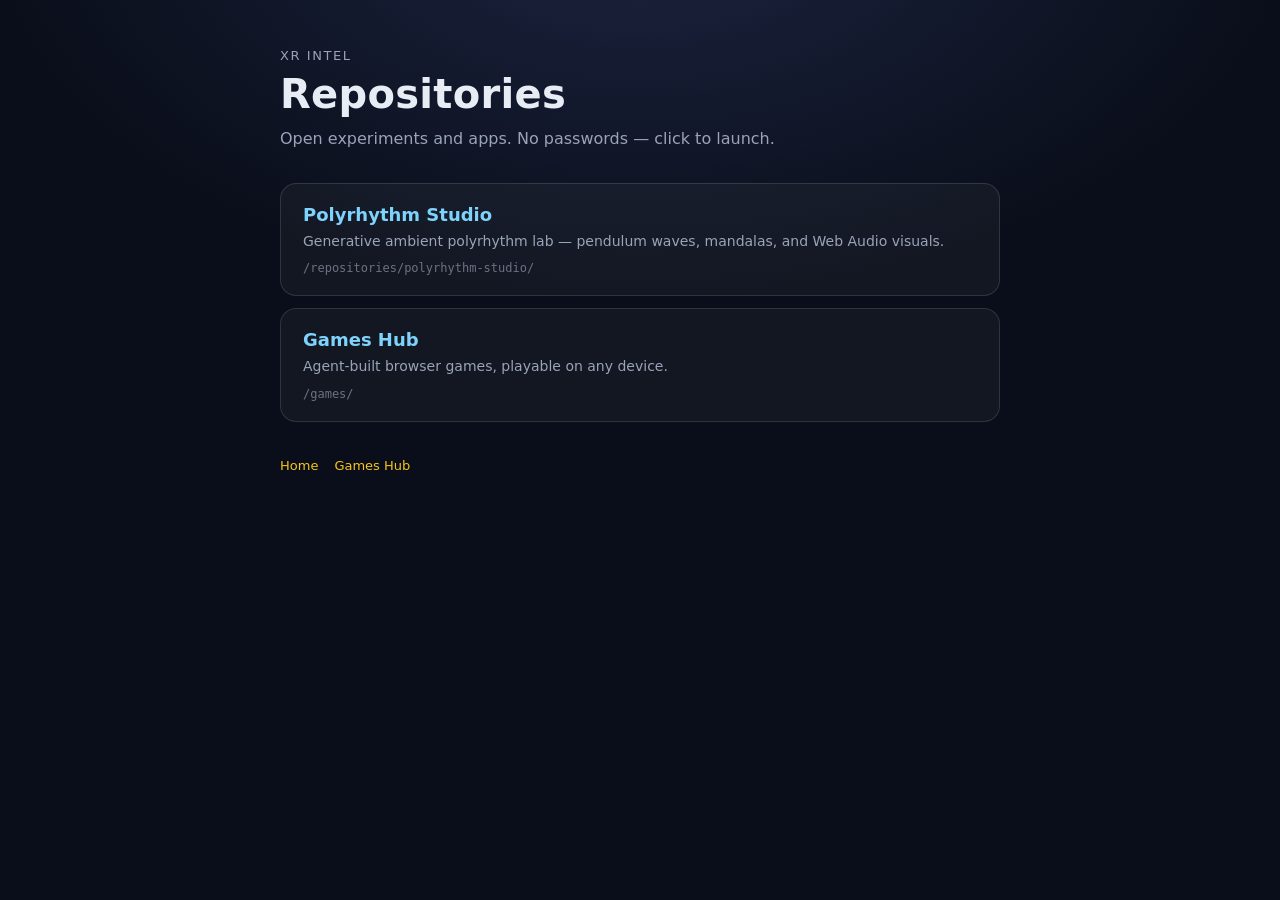
<file: repositories/index.html>
<!DOCTYPE html>
<html lang="en">
<head>
  <meta charset="UTF-8" />
  <meta name="viewport" content="width=device-width, initial-scale=1.0" />
  <meta name="description" content="XR Intel experiments and repositories — open apps, no login." />
  <meta name="theme-color" content="#0a0e1a" />
  <title>Repositories — XR Intel</title>
  <link rel="icon" href="data:image/svg+xml,%3Csvg xmlns='http://www.w3.org/2000/svg' viewBox='0 0 32 32'%3E%3Crect width='32' height='32' rx='8' fill='%2305070d'/%3E%3Cpath d='M8 9l16 14M24 9L8 23' stroke='%235eead4' stroke-width='3' stroke-linecap='round'/%3E%3C/svg%3E" />
  <style>
    :root {
      --bg: #0a0e1a;
      --panel: rgba(255,255,255,.04);
      --border: rgba(255,255,255,.12);
      --ink: #e8ecf5;
      --muted: #9aa3b8;
      --accent: #7dd3fc;
      --gold: #f5c518;
    }
    * { box-sizing: border-box; }
    html, body { margin: 0; min-height: 100%; }
    body {
      background: radial-gradient(1100px 650px at 50% -10%, #1c2440 0%, var(--bg) 60%);
      color: var(--ink);
      font-family: "Segoe UI", system-ui, -apple-system, sans-serif;
      padding: 48px 24px 64px;
    }
    .wrap { max-width: 720px; margin: 0 auto; }
    .eyebrow {
      color: var(--muted); font-size: 13px; letter-spacing: .12em;
      text-transform: uppercase; margin: 0 0 8px;
    }
    h1 {
      margin: 0 0 10px; font-size: clamp(28px, 5vw, 40px);
      font-weight: 700; letter-spacing: .3px;
    }
    .lead { color: var(--muted); margin: 0 0 32px; line-height: 1.5; max-width: 42em; }
    .list { display: grid; gap: 12px; margin: 0; padding: 0; list-style: none; }
    a.card {
      display: block; text-decoration: none; color: inherit;
      background: var(--panel); border: 1px solid var(--border);
      border-radius: 16px; padding: 20px 22px;
      transition: border-color .15s ease, background .15s ease, transform .15s ease;
    }
    a.card:hover, a.card:focus-visible {
      border-color: rgba(125,211,252,.45);
      background: rgba(255,255,255,.07);
      transform: translateY(-1px);
      outline: none;
    }
    .card h2 { margin: 0 0 6px; font-size: 18px; color: var(--accent); }
    .card p { margin: 0; color: var(--muted); font-size: 14px; line-height: 1.45; }
    .card .path { margin-top: 10px; font-size: 12px; color: #6b7280; font-family: ui-monospace, SFMono-Regular, Menlo, monospace; }
    .footer {
      margin-top: 36px; color: var(--muted); font-size: 13px;
      display: flex; gap: 16px; flex-wrap: wrap;
    }
    .footer a { color: var(--gold); text-decoration: none; }
    .footer a:hover { text-decoration: underline; }
  </style>
</head>
<body>
  <main class="wrap">
    <p class="eyebrow">XR Intel</p>
    <h1>Repositories</h1>
    <p class="lead">Open experiments and apps. No passwords — click to launch.</p>
    <ul class="list">
      <li>
        <a class="card" href="./polyrhythm-studio/">
          <h2>Polyrhythm Studio</h2>
          <p>Generative ambient polyrhythm lab — pendulum waves, mandalas, and Web Audio visuals.</p>
          <div class="path">/repositories/polyrhythm-studio/</div>
        </a>
      </li>
      <li>
        <a class="card" href="/games/">
          <h2>Games Hub</h2>
          <p>Agent-built browser games, playable on any device.</p>
          <div class="path">/games/</div>
        </a>
      </li>
    </ul>
    <div class="footer">
      <a href="/">Home</a>
      <a href="/games/">Games Hub</a>
    </div>
  </main>
</body>
</html>
</file>
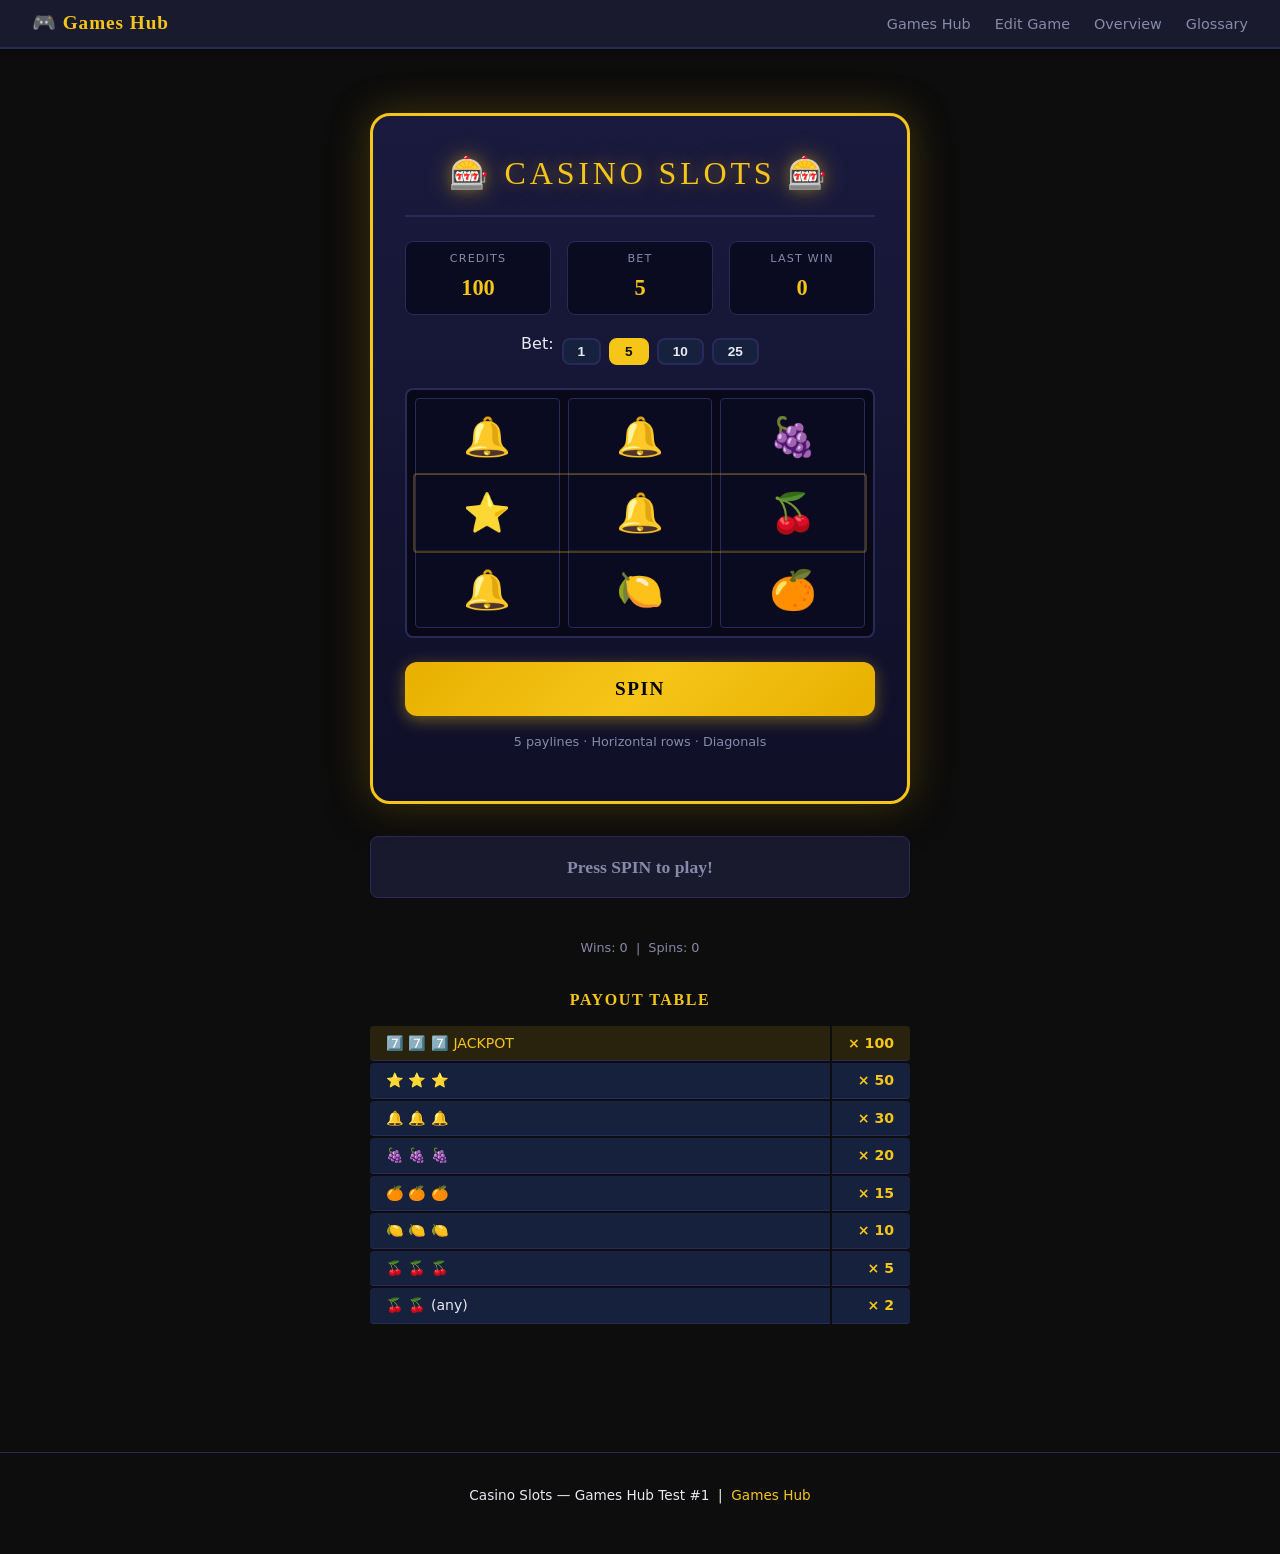
<file: games/casino-slots/index.html>
<!DOCTYPE html>
<html lang="en">
<head>
  <!-- ============================================================
       Meta Tags — games/casino-slots/index.html
       What:  Page-level metadata for the casino slots game
       Why:   SEO, social sharing, browser rendering hints
       When:  Parsed by browser on every page load
       Where: <head> of games/casino-slots/index.html
       ============================================================ -->
  <meta charset="UTF-8" data-meta="meta:charset">
  <meta name="viewport" content="width=device-width, initial-scale=1.0" data-meta="meta:viewport">
  <meta name="description" content="Casino Slots — a classic 3-reel, 5-payline slot machine game. Prototype Test #1 in the XR Intel Games Hub." data-meta="meta:description">
  <meta name="keywords" content="casino slots, slot machine, HTML5 game, Games Hub, game lab" data-meta="meta:keywords">
  <meta name="author" content="XR Intel" data-meta="meta:author">
  <meta name="robots" content="index, follow" data-meta="meta:robots">
  <meta property="og:title" content="Casino Slots — Games Hub" data-meta="meta:og-title">
  <meta property="og:description" content="Classic 3-reel slot machine with 5 paylines. Test #1." data-meta="meta:og-description">
  <meta property="og:type" content="website" data-meta="meta:og-type">
  <title>Casino Slots — Games Hub</title>
  <link rel="icon" href="data:image/svg+xml,%3Csvg xmlns='http://www.w3.org/2000/svg' viewBox='0 0 16 16'%3E%3Ctext y='14' font-size='14'%3E%F0%9F%8E%B0%3C/text%3E%3C/svg%3E" data-meta="link:favicon">
  <link rel="stylesheet" href="../assets/css/theme.css" data-meta="link:theme-css">
  <style data-meta="style:slots-page">
    /* ---- Slots Machine Layout ---- */
    .slots-wrapper {
      display: flex;
      flex-direction: column;
      align-items: center;
      gap: var(--space-xl);
      padding: var(--space-xl) 0;
    }

    /* Machine cabinet */
    .machine {
      background: linear-gradient(180deg, #1a1a3e 0%, #0f0f28 100%);
      border: 3px solid var(--colour-accent);
      border-radius: var(--radius-xl);
      padding: var(--space-xl);
      width: 100%;
      max-width: 540px;
      box-shadow: 0 0 40px rgba(245,197,24,0.25), var(--shadow-lg);
      position: relative;
    }

    /* Top decorative marquee */
    .machine-marquee {
      text-align: center;
      font-family: var(--font-display);
      font-size: clamp(1.4rem, 4vw, 2rem);
      color: var(--colour-accent);
      letter-spacing: 0.12em;
      text-transform: uppercase;
      text-shadow: 0 0 14px var(--colour-accent-glow), 0 0 28px var(--colour-accent-glow);
      margin-bottom: var(--space-lg);
      padding-bottom: var(--space-md);
      border-bottom: 2px solid var(--colour-border);
    }

    /* Reels container */
    .reels-container {
      display: flex;
      gap: var(--space-sm);
      justify-content: center;
      margin-bottom: var(--space-lg);
      background: #080818;
      border: 2px solid var(--colour-border);
      border-radius: var(--radius-md);
      padding: var(--space-sm);
      position: relative;
    }

    /* Payline overlay — center line */
    .reels-container::after {
      content: '';
      position: absolute;
      left: 6px;
      right: 6px;
      top: 50%;
      transform: translateY(-50%);
      height: 80px;
      border: 2px solid rgba(245,197,24,0.25);
      border-radius: var(--radius-sm);
      pointer-events: none;
      z-index: 10;
    }

    /* Single reel column */
    .reel {
      flex: 1;
      display: flex;
      flex-direction: column;
      align-items: stretch;
      border: 1px solid var(--colour-border);
      border-radius: var(--radius-sm);
      overflow: hidden;
      background: #0a0a20;
    }

    /* Each symbol cell in a reel */
    .reel-cell {
      height: 76px;
      display: flex;
      align-items: center;
      justify-content: center;
      font-size: 2.4rem;
      border-bottom: 1px solid #1a1a30;
      position: relative;
      transition: background var(--transition-fast);
      user-select: none;
    }
    .reel-cell img {
      width: 64px;
      height: 64px;
      object-fit: contain;
      pointer-events: none;
    }
    .reel-cell:last-child { border-bottom: none; }

    /* Highlight winning cells */
    .reel-cell.winner {
      background: rgba(245,197,24,0.18);
      animation: winFlash 0.5s ease 3;
    }
    @keyframes winFlash {
      0%,100% { background: rgba(245,197,24,0.18); }
      50%      { background: rgba(245,197,24,0.45); }
    }

    /* Spinning animation */
    .reel.spinning .reel-cell {
      animation: spinCell 0.08s linear infinite;
    }
    @keyframes spinCell {
      0%   { transform: translateY(0); opacity: 1; }
      49%  { transform: translateY(40px); opacity: 0.2; }
      50%  { transform: translateY(-40px); opacity: 0.2; }
      100% { transform: translateY(0); opacity: 1; }
    }

    /* ---- Credits & Bet Controls ---- */
    .stats-row {
      display: flex;
      gap: var(--space-md);
      justify-content: space-between;
      flex-wrap: wrap;
      margin-bottom: var(--space-md);
    }

    .stat-box {
      flex: 1;
      min-width: 100px;
      background: #0a0a20;
      border: 1px solid var(--colour-border);
      border-radius: var(--radius-md);
      padding: var(--space-sm) var(--space-md);
      text-align: center;
    }
    .stat-box__label {
      font-size: 0.7rem;
      text-transform: uppercase;
      letter-spacing: 0.1em;
      color: var(--colour-text-muted);
      display: block;
      margin-bottom: 2px;
    }
    .stat-box__value {
      font-size: 1.4rem;
      font-weight: 700;
      color: var(--colour-accent);
      font-family: var(--font-display);
    }

    /* Bet selector */
    .bet-row {
      display: flex;
      align-items: center;
      gap: var(--space-sm);
      justify-content: center;
      flex-wrap: wrap;
      margin-bottom: var(--space-md);
    }

    .bet-row label {
      font-size: 0.85rem;
      color: var(--colour-text-muted);
      white-space: nowrap;
    }

    .bet-btn {
      background: var(--colour-surface-alt);
      border: 2px solid var(--colour-border);
      border-radius: var(--radius-md);
      color: var(--colour-text);
      cursor: pointer;
      font-size: 0.85rem;
      font-weight: 600;
      padding: 4px 14px;
      transition: all var(--transition-fast);
    }
    .bet-btn:hover:not(:disabled) {
      border-color: var(--colour-accent-dim);
      color: var(--colour-accent);
    }
    .bet-btn.active {
      background: var(--colour-accent);
      border-color: var(--colour-accent);
      color: var(--colour-text-inverse);
    }

    /* Spin button */
    .spin-btn {
      width: 100%;
      padding: var(--space-md);
      font-size: 1.2rem;
      border-radius: var(--radius-lg);
      border: none;
      cursor: pointer;
      background: linear-gradient(135deg, #e8b000 0%, #f5c518 50%, #e8b000 100%);
      color: #000;
      font-weight: 800;
      letter-spacing: 0.08em;
      text-transform: uppercase;
      box-shadow: 0 4px 16px rgba(245,197,24,0.4);
      transition: all var(--transition-fast);
      font-family: var(--font-display);
    }
    .spin-btn:hover:not(:disabled) {
      background: linear-gradient(135deg, #f5c518 0%, #fff000 50%, #f5c518 100%);
      box-shadow: 0 6px 24px rgba(245,197,24,0.6);
      transform: translateY(-2px);
    }
    .spin-btn:active:not(:disabled) { transform: translateY(0); }
    .spin-btn:disabled {
      opacity: 0.5;
      cursor: not-allowed;
      transform: none;
    }

    /* ---- Message Banner ---- */
    .message-banner {
      width: 100%;
      max-width: 540px;
      text-align: center;
      padding: var(--space-md) var(--space-lg);
      border-radius: var(--radius-md);
      font-size: 1.1rem;
      font-weight: 700;
      font-family: var(--font-display);
      min-height: 54px;
      display: flex;
      align-items: center;
      justify-content: center;
      transition: all var(--transition-normal);
      background: var(--colour-surface);
      border: 1px solid var(--colour-border);
      color: var(--colour-text-muted);
    }
    .message-banner.win {
      background: rgba(39,174,96,0.15);
      border-color: var(--colour-success);
      color: var(--colour-success);
      text-shadow: 0 0 8px rgba(39,174,96,0.5);
      animation: messagePop 0.3s ease;
    }
    .message-banner.jackpot {
      background: rgba(245,197,24,0.15);
      border-color: var(--colour-accent);
      color: var(--colour-accent);
      text-shadow: 0 0 14px var(--colour-accent-glow);
      animation: messagePop 0.3s ease, jackpotPulse 0.8s ease 2;
    }
    .message-banner.lose {
      background: rgba(231,76,60,0.1);
      border-color: var(--colour-danger);
      color: var(--colour-danger);
    }
    @keyframes messagePop {
      0% { transform: scale(0.92); opacity: 0.5; }
      100% { transform: scale(1); opacity: 1; }
    }
    @keyframes jackpotPulse {
      0%,100% { box-shadow: 0 0 20px rgba(245,197,24,0.3); }
      50%      { box-shadow: 0 0 40px rgba(245,197,24,0.8); }
    }

    /* ---- Payout Table ---- */
    .payout-section {
      width: 100%;
      max-width: 540px;
    }
    .payout-section h3 {
      text-align: center;
      margin-bottom: var(--space-md);
      font-size: 1rem;
      text-transform: uppercase;
      letter-spacing: 0.1em;
    }
    .payout-grid {
      display: grid;
      grid-template-columns: 1fr auto;
      gap: 2px;
      font-size: 0.88rem;
    }
    .payout-row {
      display: contents;
    }
    .payout-symbols,
    .payout-value {
      background: var(--colour-surface-alt);
      padding: 6px var(--space-md);
      border-bottom: 1px solid var(--colour-border);
    }
    .payout-symbols { border-radius: var(--radius-sm) 0 0 var(--radius-sm); }
    .payout-value   {
      text-align: right;
      color: var(--colour-accent);
      font-weight: 700;
      border-radius: 0 var(--radius-sm) var(--radius-sm) 0;
    }
    .payout-row.jackpot-row .payout-symbols,
    .payout-row.jackpot-row .payout-value {
      background: rgba(245,197,24,0.12);
      color: var(--colour-accent);
    }

    /* ---- Paylines info ---- */
    .paylines-info {
      font-size: 0.8rem;
      color: var(--colour-text-muted);
      text-align: center;
      margin-top: var(--space-md);
    }

    /* ---- Win counter ---- */
    #win-count-display {
      font-size: 0.8rem;
      color: var(--colour-text-muted);
      text-align: center;
      margin-top: var(--space-sm);
    }
  </style>
</head>
<body data-meta="body:slots-page">

  <!-- Primary Navigation -->
  <nav class="site-nav" data-meta="navigation:primary" aria-label="Primary navigation">
    <a href="../index.html" class="site-nav__brand" data-meta="nav:brand-link">🎮 Games Hub</a>
    <ul class="site-nav__links" data-meta="nav:link-list">
      <li><a href="../index.html"    data-meta="nav:link-hub">Games Hub</a></li>
      <li><a href="edit.html"        data-meta="nav:link-editor">Edit Game</a></li>
      <li><a href="../overview.html" data-meta="nav:link-overview">Overview</a></li>
      <li><a href="../glossary.html" data-meta="nav:link-glossary">Glossary</a></li>
    </ul>
  </nav>

  <!-- Main Content -->
  <main class="page-wrapper" data-meta="main:slots-content">
    <div class="slots-wrapper" data-meta="container:slots-wrapper">

      <!-- Machine -->
      <div class="machine" data-meta="widget:slot-machine" role="application" aria-label="Casino slot machine">

        <!-- Marquee -->
        <div class="machine-marquee" data-meta="display:machine-marquee" aria-label="Casino Slots title">
          🎰 Casino Slots 🎰
        </div>

        <!-- Stats row: Credits | Bet | Last Win -->
        <div class="stats-row" data-meta="container:stats-row" role="status" aria-live="polite" aria-atomic="false">
          <div class="stat-box" data-meta="display:credits-box" aria-label="Current credits">
            <span class="stat-box__label" data-meta="label:credits">Credits</span>
            <span class="stat-box__value" id="credits-display" data-meta="value:credits">100</span>
          </div>
          <div class="stat-box" data-meta="display:bet-box" aria-label="Current bet">
            <span class="stat-box__label" data-meta="label:bet">Bet</span>
            <span class="stat-box__value" id="bet-display" data-meta="value:bet">5</span>
          </div>
          <div class="stat-box" data-meta="display:last-win-box" aria-label="Last win amount">
            <span class="stat-box__label" data-meta="label:last-win">Last Win</span>
            <span class="stat-box__value" id="last-win-display" data-meta="value:last-win">0</span>
          </div>
        </div>

        <!-- Bet selector buttons -->
        <div class="bet-row" data-meta="container:bet-row" role="group" aria-label="Bet amount selector">
          <span class="bet-row label" data-meta="label:bet-selector">Bet:</span>
          <button class="bet-btn" data-bet="1"  data-meta="control:bet-1"  aria-pressed="false">1</button>
          <button class="bet-btn active" data-bet="5"  data-meta="control:bet-5"  aria-pressed="true">5</button>
          <button class="bet-btn" data-bet="10" data-meta="control:bet-10" aria-pressed="false">10</button>
          <button class="bet-btn" data-bet="25" data-meta="control:bet-25" aria-pressed="false">25</button>
        </div>

        <!-- Reel Grid -->
        <div class="reels-container" data-meta="container:reels" aria-label="Slot machine reels" role="img">
          <!-- Reels and cells are generated from the saved row setting. -->
        </div>

        <!-- Spin Button -->
        <button class="spin-btn" id="spin-btn" data-meta="control:spin-button" aria-label="Spin the reels">
          SPIN
        </button>

        <!-- Paylines note -->
        <p class="paylines-info" data-meta="text:paylines-info">
          <span id="payline-count" data-meta="value:payline-count">5</span> paylines · Horizontal rows · Diagonals
        </p>

      </div><!-- /.machine -->

      <!-- Message Banner -->
      <div class="message-banner" id="message-banner" data-meta="display:message-banner"
           role="alert" aria-live="assertive" aria-atomic="true">
        Press SPIN to play!
      </div>

      <!-- Win counter -->
      <div id="win-count-display" data-meta="display:win-count" aria-live="polite">
        Wins: <span id="win-count">0</span> &nbsp;|&nbsp; Spins: <span id="spin-count">0</span>
      </div>

      <!-- Payout Table -->
      <section class="payout-section" data-meta="section:payout-table" aria-labelledby="payout-heading">
        <h3 id="payout-heading" data-meta="heading:payout">Payout Table</h3>
        <div class="payout-grid" id="payout-grid" data-meta="container:payout-grid" role="table" aria-label="Symbol payouts"></div>
      </section>

    </div><!-- /.slots-wrapper -->
  </main>

  <!-- Site Footer -->
  <footer class="site-footer" data-meta="footer:site">
    <p data-meta="text:footer">
      Casino Slots — Games Hub Test #1 &nbsp;|&nbsp;
      <a href="../index.html" data-meta="footer-link:hub">Games Hub</a>
    </p>
  </footer>

  <script src="config.js" data-meta="script:slot-config"></script>
  <script data-meta="script:slots-game">
    /* ============================================================
       slots.js (inline) — Casino Slots game logic
       What:  Core game engine for the slot machine
       Why:   Drives all game state, randomness, payouts, and UI
       How:   Weighted random symbol selection, 5-payline check,
              reel spin animation via CSS class toggling
       When:  Runs when the page loads; reacts to player input
       Where: Embedded in games/casino-slots/index.html
       ============================================================ */

    'use strict';

    // ---- Browser-local configuration ----
    // data-meta="data:symbol-definitions"
    const settings = SlotConfig.getSettings();
    const SYMBOLS = settings.symbols;
    const ROWS = settings.rows;
    const symbolImageUrls = new Map();
    const audioPlayers = new Map();

    // Build cumulative weight pool for weighted random
    // data-meta="data:weight-pool"
    const WEIGHT_POOL = [];
    SYMBOLS.forEach(sym => {
      for (let i = 0; i < sym.weight; i++) WEIGHT_POOL.push(sym);
    });

    // ---- Paylines definition (reel-col indexes per row) ----
    // data-meta="data:paylines"
    // Grid: rows 0-2, reels 0-2 → grid[reel][row]
    const PAYLINES = Array.from({ length: ROWS }, (_, row) => ({
      name: `Row ${row + 1}`,
      cells: [[0, row], [1, row], [2, row]],
    }));
    const middleRow = Math.floor(ROWS / 2);
    PAYLINES.push(
      { name: 'Diagonal down', cells: [[0, 0], [1, middleRow], [2, ROWS - 1]] },
      { name: 'Diagonal up', cells: [[0, ROWS - 1], [1, middleRow], [2, 0]] }
    );

    // ---- Game state ----
    // data-meta="data:game-state"
    const state = {
      credits:   100,
      bet:        5,
      lastWin:    0,
      spinning:  false,
      spinCount:  0,
      winCount:   0,
      grid: Array.from({ length: 3 }, () => Array(ROWS).fill(null)),
    };

    // ---- DOM references ----
    // data-meta="data:dom-refs"
    const creditsDisplay = document.getElementById('credits-display');
    const betDisplay     = document.getElementById('bet-display');
    const lastWinDisplay = document.getElementById('last-win-display');
    const spinBtn        = document.getElementById('spin-btn');
    const msgBanner      = document.getElementById('message-banner');
    const spinCountEl    = document.getElementById('spin-count');
    const winCountEl     = document.getElementById('win-count');
    const reelsContainer = document.querySelector('.reels-container');
    const payoutGrid      = document.getElementById('payout-grid');

    function buildReels() {
      reelsContainer.replaceChildren();
      for (let reelIndex = 0; reelIndex < 3; reelIndex++) {
        const reel = document.createElement('div');
        reel.className = 'reel';
        reel.id = `reel-${reelIndex}`;
        reel.dataset.meta = `widget:reel-${reelIndex + 1}`;
        reel.setAttribute('aria-label', `Reel ${reelIndex + 1}`);
        for (let row = 0; row < ROWS; row++) {
          const cell = document.createElement('div');
          cell.className = 'reel-cell';
          cell.id = `r${reelIndex}c${row}`;
          cell.dataset.meta = `cell:r${reelIndex}c${row}`;
          cell.setAttribute('aria-hidden', 'true');
          reel.appendChild(cell);
        }
        reelsContainer.appendChild(reel);
      }
      document.getElementById('payline-count').textContent = PAYLINES.length;
    }

    function renderSymbol(element, symbol) {
      element.replaceChildren();
      const imageUrl = symbolImageUrls.get(symbol.id);
      if (imageUrl) {
        const image = document.createElement('img');
        image.src = imageUrl;
        image.alt = '';
        image.dataset.meta = `media:symbol-${symbol.id}`;
        element.appendChild(image);
      } else {
        element.textContent = symbol.emoji;
      }
      element.setAttribute('aria-label', symbol.label);
    }

    function buildPayoutTable() {
      payoutGrid.replaceChildren();
      [...SYMBOLS].reverse().forEach(symbol => {
        const row = document.createElement('div');
        row.className = `payout-row${symbol.id === 'seven' ? ' jackpot-row' : ''}`;
        row.setAttribute('role', 'row');
        row.dataset.meta = `payout-row:${symbol.id}`;

        const symbolsCell = document.createElement('div');
        symbolsCell.className = 'payout-symbols';
        symbolsCell.setAttribute('role', 'cell');
        symbolsCell.dataset.meta = `cell:${symbol.id}-symbols`;
        symbolsCell.textContent = `${symbol.emoji} ${symbol.emoji} ${symbol.emoji}${symbol.id === 'seven' ? '  JACKPOT' : ''}`;

        const valueCell = document.createElement('div');
        valueCell.className = 'payout-value';
        valueCell.setAttribute('role', 'cell');
        valueCell.dataset.meta = `cell:${symbol.id}-value`;
        valueCell.textContent = `× ${symbol.mult}`;
        row.append(symbolsCell, valueCell);
        payoutGrid.appendChild(row);
      });

      const cherryRow = document.createElement('div');
      cherryRow.className = 'payout-row';
      cherryRow.setAttribute('role', 'row');
      cherryRow.dataset.meta = 'payout-row:cherry-any';
      cherryRow.innerHTML = `
        <div class="payout-symbols" role="cell" data-meta="cell:cherry-any-symbols">🍒 🍒 (any)</div>
        <div class="payout-value" role="cell" data-meta="cell:cherry-any-value">× 2</div>`;
      payoutGrid.appendChild(cherryRow);
    }

    async function loadCustomMedia() {
      await Promise.all(SYMBOLS.map(async symbol => {
        const blob = await SlotConfig.getMedia(`image:${symbol.id}`);
        if (blob) symbolImageUrls.set(symbol.id, URL.createObjectURL(blob));
      }));
      await Promise.all(SlotConfig.audioEvents.map(async event => {
        const blob = await SlotConfig.getMedia(`audio:${event.id}`);
        if (!blob) return;
        const url = URL.createObjectURL(blob);
        const audio = new Audio(url);
        audio.preload = 'auto';
        audioPlayers.set(event.id, audio);
      }));
    }

    function playSound(eventId) {
      const audio = audioPlayers.get(eventId);
      if (!audio) return;
      audio.currentTime = 0;
      audio.play().catch(error => console.warn(`Casino Slots "${eventId}" audio could not play.`, error));
    }

    // ---- Weighted random symbol picker ----
    // data-meta="function:pick-random-symbol"
    function pickSymbol() {
      return WEIGHT_POOL[Math.floor(Math.random() * WEIGHT_POOL.length)];
    }

    // ---- Update all UI displays ----
    // data-meta="function:update-ui"
    function updateUI() {
      creditsDisplay.textContent = state.credits;
      betDisplay.textContent     = state.bet;
      lastWinDisplay.textContent = state.lastWin;
      spinCountEl.textContent    = state.spinCount;
      winCountEl.textContent     = state.winCount;
      spinBtn.disabled = state.spinning || state.credits < state.bet;
    }

    // ---- Set message banner ----
    // data-meta="function:set-message"
    function setMessage(text, type = '') {
      msgBanner.textContent = text;
      msgBanner.className   = 'message-banner ' + type;
    }

    // ---- Highlight winning cells ----
    // data-meta="function:highlight-winners"
    function highlightWinners(winningCells) {
      // Clear previous highlights
      document.querySelectorAll('.reel-cell').forEach(el => el.classList.remove('winner'));
      // Apply winner class
      winningCells.forEach(([r, c]) => {
        const el = document.getElementById(`r${r}c${c}`);
        if (el) el.classList.add('winner');
      });
    }

    // ---- Evaluate all paylines ----
    // data-meta="function:evaluate-paylines"
    function evaluatePaylines(grid) {
      let totalPayout = 0;
      const allWinningCells = [];
      const wins = [];

      PAYLINES.forEach(line => {
        const [s0, s1, s2] = line.cells.map(([r, c]) => grid[r][c]);

        let payout = 0;
        let winDesc = '';

        if (s0.id === s1.id && s1.id === s2.id) {
          // Triple match
          payout = state.bet * s0.mult;
          winDesc = `${s0.label} ×3 — ${line.name}`;
          line.cells.forEach(cell => allWinningCells.push(cell));
        } else if (s0.id === 'cherry' && s1.id === 'cherry') {
          // Two cherries on left (any third)
          payout = state.bet * 2;
          winDesc = `Cherry ×2 — ${line.name}`;
          allWinningCells.push(line.cells[0], line.cells[1]);
        }

        if (payout > 0) {
          totalPayout += payout;
          wins.push({ desc: winDesc, payout, symbolId: s0.id });
        }
      });

      return { totalPayout, allWinningCells, wins };
    }

    // ---- Render grid to DOM cells ----
    // data-meta="function:render-grid"
    function renderGrid() {
      for (let r = 0; r < 3; r++) {
        for (let c = 0; c < ROWS; c++) {
          const el = document.getElementById(`r${r}c${c}`);
          if (el && state.grid[r][c]) renderSymbol(el, state.grid[r][c]);
        }
      }
    }

    // ---- Spin one reel (with delay) ----
    // data-meta="function:spin-reel"
    function spinReel(reelIndex, delay) {
      return new Promise(resolve => {
        const reelEl = document.getElementById(`reel-${reelIndex}`);

        // Fast shuffle symbols during spin animation
        reelEl.classList.add('spinning');
        let shuffleInterval = setInterval(() => {
          for (let c = 0; c < ROWS; c++) {
            const el = document.getElementById(`r${reelIndex}c${c}`);
            if (el) renderSymbol(el, pickSymbol());
          }
        }, 80);

        setTimeout(() => {
          clearInterval(shuffleInterval);
          reelEl.classList.remove('spinning');
          playSound('reel-stop');

          // Set final result
          for (let c = 0; c < ROWS; c++) {
            state.grid[reelIndex][c] = pickSymbol();
          }
          renderGrid();
          resolve();
        }, delay);
      });
    }

    // ---- Main spin handler ----
    // data-meta="function:do-spin"
    async function doSpin() {
      if (state.spinning || state.credits < state.bet) return;

      // Deduct bet
      state.spinning  = true;
      state.credits  -= state.bet;
      state.lastWin   = 0;
      state.spinCount++;
      playSound('spin');

      // Clear previous win highlights
      highlightWinners([]);
      setMessage('Spinning…', '');
      updateUI();

      // Spin reels sequentially (left → middle → right)
      await spinReel(0, 900);
      await spinReel(1, 1200);
      await spinReel(2, 1500);

      // Evaluate result
      const { totalPayout, allWinningCells, wins } = evaluatePaylines(state.grid);

      state.spinning = false;

      if (totalPayout > 0) {
        state.credits  += totalPayout;
        state.lastWin   = totalPayout;
        state.winCount++;
        highlightWinners(allWinningCells);

        const isJackpot = wins.some(w => w.symbolId === 'seven');
        const winLines  = wins.map(w => `${w.desc} (+${w.payout})`).join(' | ');

        if (isJackpot) {
          playSound('jackpot');
          setMessage(`🎰 JACKPOT! +${totalPayout} credits! 🎰`, 'jackpot');
        } else {
          playSound('win');
          setMessage(`🎉 You won ${totalPayout} credits! ${winLines}`, 'win');
        }
      } else {
        playSound('loss');
        setMessage('No win this time — try again!', 'lose');
      }

      // Auto-reset credits if busted
      if (state.credits === 0) {
        setTimeout(() => {
          state.credits = 100;
          playSound('reload');
          setMessage('No credits left — reloaded to 100! 🪙', '');
          updateUI();
        }, 2000);
      }

      updateUI();
    }

    // ---- Bet buttons ----
    // data-meta="function:init-bet-buttons"
    document.querySelectorAll('.bet-btn').forEach(btn => {
      btn.addEventListener('click', () => {
        if (state.spinning) return;
        state.bet = parseInt(btn.dataset.bet, 10);
        playSound('bet');
        document.querySelectorAll('.bet-btn').forEach(b => {
          b.classList.toggle('active', b === btn);
          b.setAttribute('aria-pressed', b === btn ? 'true' : 'false');
        });
        updateUI();
      });
    });

    // ---- Spin button ----
    // data-meta="function:init-spin-button"
    spinBtn.addEventListener('click', doSpin);

    // ---- Space/Enter keyboard shortcut ----
    // data-meta="function:keyboard-handler"
    document.addEventListener('keydown', e => {
      if ((e.code === 'Space' || e.code === 'Enter') && e.target === document.body && !state.spinning) {
        e.preventDefault();
        doSpin();
      }
    });

    // ---- Initial render ----
    // data-meta="function:init"
    async function init() {
      buildReels();
      buildPayoutTable();
      await loadCustomMedia();
      for (let reel = 0; reel < 3; reel++) {
        for (let row = 0; row < ROWS; row++) state.grid[reel][row] = pickSymbol();
      }
      renderGrid();
      updateUI();
    }

    init().catch(error => {
      console.error('Casino Slots could not initialize.', error);
      setMessage('The game could not load its saved media. Try resetting it in Edit Game.', 'lose');
    });

    window.addEventListener('beforeunload', () => {
      symbolImageUrls.forEach(url => URL.revokeObjectURL(url));
      audioPlayers.forEach(audio => URL.revokeObjectURL(audio.src));
    });
  </script>

</body>
</html>
</file>
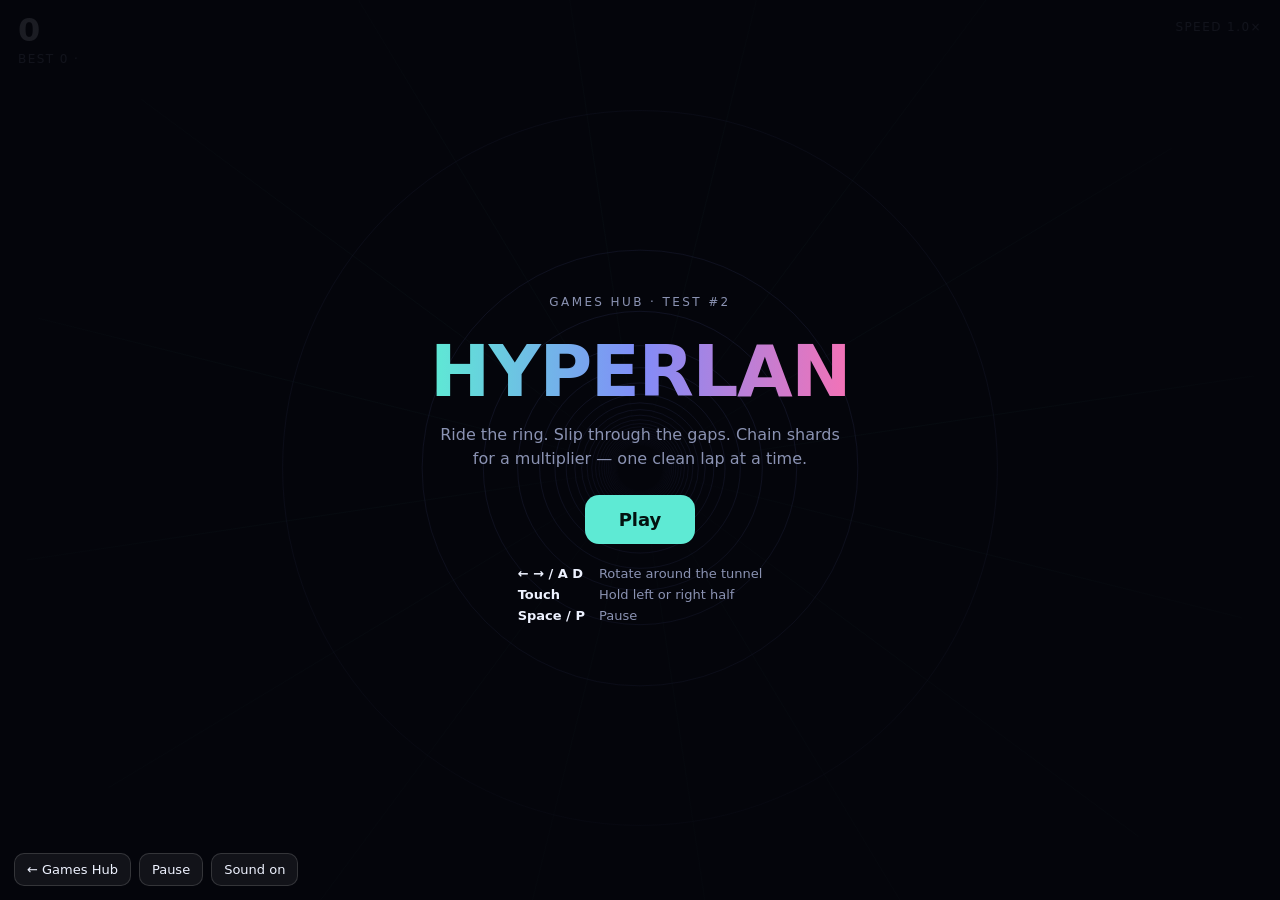
<file: games/hyperlane/index.html>
<!DOCTYPE html>
<html lang="en">
<head>
  <!--
    WHAT:  Hyperlane — Games Hub Test #2, a pseudo-3D tunnel runner.
    WHY:   A faster, more replayable arcade loop than the slots test; checks whether a
           one-thumb, score-chasing game holds attention on mobile.
    HOW:   Single <canvas>, perspective-projected rings; Web Audio synth SFX; best score
           in localStorage. No assets, no network requests.
    WHEN:  Loaded from the Games Hub card or directly at /games/hyperlane/.
    WHERE: games/hyperlane/index.html (self-contained).
  -->
  <meta charset="UTF-8">
  <meta name="viewport" content="width=device-width, initial-scale=1.0, viewport-fit=cover, user-scalable=no" data-meta="meta:viewport">
  <meta name="description" content="Hyperlane — steer through a neon tunnel, dodge barriers, chain shards. Games Hub Test #2." data-meta="meta:description">
  <meta name="keywords" content="hyperlane, tunnel runner, arcade, browser game, Games Hub, XR Intel" data-meta="meta:keywords">
  <meta name="author" content="XR Intel" data-meta="meta:author">
  <meta name="theme-color" content="#04050b">
  <title>Hyperlane — Games Hub</title>
  <link rel="icon" href="data:image/svg+xml,%3Csvg xmlns='http://www.w3.org/2000/svg' viewBox='0 0 32 32'%3E%3Crect width='32' height='32' rx='8' fill='%2304050b'/%3E%3Ccircle cx='16' cy='16' r='11' fill='none' stroke='%235eead4' stroke-width='2'/%3E%3Ccircle cx='16' cy='16' r='5' fill='none' stroke='%23f472b6' stroke-width='2'/%3E%3C/svg%3E" data-meta="link:favicon">
  <style>
    :root { --bg:#04050b; --ink:#eef2ff; --muted:#8b93b3; --a:#5eead4; --b:#f472b6; --c:#818cf8; }
    * { box-sizing:border-box; -webkit-tap-highlight-color:transparent; }
    html,body { margin:0; height:100%; background:var(--bg); color:var(--ink); overflow:hidden;
      font-family:"Segoe UI",system-ui,-apple-system,sans-serif; touch-action:none; user-select:none; -webkit-user-select:none; }
    canvas { position:fixed; inset:0; width:100%; height:100%; display:block; }
    .hud { position:fixed; top:0; left:0; right:0; display:flex; justify-content:space-between; align-items:flex-start;
      padding:max(14px, env(safe-area-inset-top)) 18px 0; pointer-events:none; font-variant-numeric:tabular-nums; }
    .hud .score { font-size:32px; font-weight:800; letter-spacing:.02em; line-height:1; }
    .hud .sub { font-size:12px; color:var(--muted); letter-spacing:.12em; text-transform:uppercase; margin-top:6px; }
    .hud .right { text-align:right; }
    .shields { display:flex; gap:6px; justify-content:flex-end; }
    .shields i { width:14px; height:14px; border-radius:50%; border:2px solid var(--a); display:block; }
    .shields i.off { border-color:#2a3048; }
    .combo { color:var(--b); font-weight:700; }
    .topbtns { position:fixed; bottom:max(14px, env(safe-area-inset-bottom)); left:14px; display:flex; gap:8px; z-index:5; }
    .topbtns a, .topbtns button { pointer-events:auto; background:rgba(255,255,255,.06); color:var(--ink); border:1px solid rgba(255,255,255,.14);
      border-radius:10px; padding:8px 12px; font:inherit; font-size:13px; text-decoration:none; cursor:pointer; }
    .overlay { position:fixed; inset:0; display:grid; place-items:center; padding:24px; background:radial-gradient(600px 400px at 50% 45%, rgba(4,5,11,.55), rgba(4,5,11,.9)); z-index:4; }
    .overlay[hidden] { display:none; }
    .panel { text-align:center; max-width:420px; }
    .kicker { font-size:12px; letter-spacing:.2em; text-transform:uppercase; color:var(--a); margin:0 0 10px; }
    .panel h1 { font-size:clamp(44px, 12vw, 72px); margin:0; line-height:1; letter-spacing:-.02em; font-weight:900;
      background:linear-gradient(90deg,var(--a),var(--c),var(--b)); -webkit-background-clip:text; background-clip:text; color:transparent; }
    .panel p { color:var(--muted); margin:16px 0 24px; line-height:1.5; }
    .panel .big { font-size:44px; font-weight:800; color:var(--ink); margin:6px 0 0; }
    .play { background:var(--a); color:#031210; border:0; font:inherit; font-weight:800; font-size:18px; padding:14px 34px; border-radius:14px; cursor:pointer; }
    .play:focus-visible { outline:3px solid var(--ink); outline-offset:3px; }
    .keys { display:grid; grid-template-columns:auto auto; gap:6px 14px; justify-content:center; margin-top:22px; font-size:13px; color:var(--muted); text-align:left; }
    .keys b { color:var(--ink); font-weight:600; }
    .flash { position:fixed; inset:0; pointer-events:none; background:#f472b6; opacity:0; transition:opacity .25s ease; z-index:3; }
  </style>
</head>
<body data-meta="page:hyperlane">
  <canvas id="c" data-meta="game:canvas" aria-label="Hyperlane game view" role="img"></canvas>
  <div class="flash" id="flash"></div>

  <div class="hud" data-meta="game:hud" aria-live="off">
    <div>
      <div class="score" id="score">0</div>
      <div class="sub">Best <span id="best">0</span> · <span id="combo" class="combo"></span></div>
    </div>
    <div class="right">
      <div class="shields" id="shields" aria-label="Shields"></div>
      <div class="sub" id="speed">Speed 1.0×</div>
    </div>
  </div>

  <div class="topbtns" data-meta="game:controls-bar">
    <a href="../index.html" data-meta="nav:back-to-hub">← Games Hub</a>
    <button id="pause" type="button" data-meta="button:pause">Pause</button>
    <button id="mute" type="button" aria-pressed="false" data-meta="button:mute">Sound on</button>
  </div>

  <div class="overlay" id="menu" data-meta="overlay:menu">
    <div class="panel">
      <p class="kicker" id="kicker">Games Hub · Test #2</p>
      <h1>HYPERLANE</h1>
      <p id="msg">Ride the ring. Slip through the gaps. Chain shards for a multiplier — one clean lap at a time.</p>
      <div id="result" hidden><div class="sub" style="color:var(--muted);letter-spacing:.12em;text-transform:uppercase;font-size:12px">Score</div><div class="big" id="final">0</div><p id="bestline"></p></div>
      <button class="play" id="start" type="button" data-meta="button:start">Play</button>
      <div class="keys">
        <b>← → / A D</b><span>Rotate around the tunnel</span>
        <b>Touch</b><span>Hold left or right half</span>
        <b>Space / P</b><span>Pause</span>
      </div>
    </div>
  </div>

<script data-meta="script:hyperlane">
(function () {
  "use strict";
  var TAU = Math.PI * 2;
  var cv = document.getElementById("c"), ctx = cv.getContext("2d");
  var el = function (id) { return document.getElementById(id); };
  var ui = { score: el("score"), best: el("best"), combo: el("combo"), shields: el("shields"), speed: el("speed"),
             menu: el("menu"), start: el("start"), msg: el("msg"), result: el("result"), final: el("final"),
             bestline: el("bestline"), kicker: el("kicker"), pause: el("pause"), mute: el("mute"), flash: el("flash") };
  var reduceMotion = window.matchMedia("(prefers-reduced-motion: reduce)").matches;

  var store = { get: function (k, d) { try { var v = localStorage.getItem(k); return v === null ? d : v; } catch (e) { return d; } },
                set: function (k, v) { try { localStorage.setItem(k, v); } catch (e) {} } };
  var best = +store.get("hyperlane.best", 0) || 0;
  var muted = store.get("hyperlane.muted", "0") === "1";
  ui.best.textContent = best;

  // ---------- Audio (synthesised, created on first gesture) ----------
  var ac = null;
  function tone(freq, dur, type, vol, slide) {
    if (muted || !ac) return;
    var t = ac.currentTime, o = ac.createOscillator(), g = ac.createGain();
    o.type = type || "sine"; o.frequency.setValueAtTime(freq, t);
    if (slide) o.frequency.exponentialRampToValueAtTime(slide, t + dur);
    g.gain.setValueAtTime(vol || 0.08, t); g.gain.exponentialRampToValueAtTime(0.0001, t + dur);
    o.connect(g); g.connect(ac.destination); o.start(t); o.stop(t + dur + 0.02);
  }
  var sfx = {
    shard: function (n) { tone(520 + Math.min(n, 12) * 45, 0.12, "triangle", 0.07); },
    hit: function () { tone(180, 0.35, "sawtooth", 0.09, 50); },
    lap: function () { tone(660, 0.1, "sine", 0.06); setTimeout(function () { tone(990, 0.16, "sine", 0.06); }, 90); },
    over: function () { tone(300, 0.6, "square", 0.06, 60); }
  };
  function syncMute() { ui.mute.textContent = muted ? "Sound off" : "Sound on"; ui.mute.setAttribute("aria-pressed", String(muted)); }
  syncMute();

  // ---------- Geometry ----------
  var W, H, dpr, cx, cy, R;
  var FOCAL = 1, NEAR = 0.9, FAR = 26, PLAYER_Z = 1.6;
  function resize() {
    dpr = Math.min(window.devicePixelRatio || 1, 2);
    W = window.innerWidth; H = window.innerHeight;
    cv.width = W * dpr; cv.height = H * dpr; ctx.setTransform(dpr, 0, 0, dpr, 0, 0);
    cx = W / 2; cy = H * 0.52; R = Math.min(W, H) * 0.62;
  }
  window.addEventListener("resize", resize); resize();
  function proj(z) { return R * FOCAL / z; } // screen radius of a ring at depth z

  // ---------- State ----------
  var S;
  function reset() {
    S = { t: 0, z: 0, speed: 5.2, angle: -Math.PI / 2, av: 0, score: 0, combo: 0, shields: 3, inv: 0,
          items: [], nextSpawn: 6, laps: 0, dist: 0, running: true, paused: false, shake: 0, particles: [], rot: 0 };
    renderShields(); ui.combo.textContent = "";
    // Seed the tunnel so the first gate arrives in ~1.5s instead of from the far plane
    for (var z = 9; z < FAR; z += 5) spawnWave(z);
  }
  function renderShields() {
    ui.shields.innerHTML = "";
    for (var i = 0; i < 3; i++) { var d = document.createElement("i"); if (i >= S.shields) d.className = "off"; ui.shields.appendChild(d); }
  }

  // Spawning: a "wave" is a barrier ring with a gap, plus shards threaded through the gap.
  function spawnWave(z) {
    var diff = Math.min(1, S.dist / 900);
    var gap = TAU * (0.34 - 0.14 * diff) ;
    var gapAt = Math.random() * TAU;
    var kind = Math.random();
    if (kind < 0.18 + 0.2 * diff && S.dist > 120) {
      // Twin barriers: two gaps opposite each other
      S.items.push({ type: "wall", z: z, from: gapAt + gap / 2, to: gapAt + Math.PI - gap / 2 });
      S.items.push({ type: "wall", z: z, from: gapAt + Math.PI + gap / 2, to: gapAt + TAU - gap / 2 });
    } else {
      S.items.push({ type: "wall", z: z, from: gapAt + gap / 2, to: gapAt + TAU - gap / 2 });
    }
    // shard trail leading into the gap
    var lead = (Math.random() < 0.5 ? -1 : 1) * 0.5;
    for (var i = 1; i <= 4; i++) {
      S.items.push({ type: "shard", z: z - i * 0.9, a: gapAt + lead * (i - 1) / 3 * 0.9 });
    }
  }

  function angDiff(a, b) { var d = ((a - b) % TAU + TAU) % TAU; return d > Math.PI ? d - TAU : d; }
  function inArc(a, from, to) { var span = ((to - from) % TAU + TAU) % TAU, off = ((a - from) % TAU + TAU) % TAU; return off <= span; }

  // ---------- Input ----------
  var keys = { l: false, r: false }, touchDir = 0;
  window.addEventListener("keydown", function (e) {
    if (e.key === "ArrowLeft" || e.key === "a" || e.key === "A") keys.l = true;
    else if (e.key === "ArrowRight" || e.key === "d" || e.key === "D") keys.r = true;
    else if (e.key === " " || e.key === "p" || e.key === "P" || e.key === "Escape") { if (S && S.running) togglePause(); else if (e.key === " ") start(); e.preventDefault(); }
    else if (e.key === "Enter" && !ui.menu.hidden) start();
    else if (e.key === "m" || e.key === "M") toggleMute();
  });
  window.addEventListener("keyup", function (e) {
    if (e.key === "ArrowLeft" || e.key === "a" || e.key === "A") keys.l = false;
    if (e.key === "ArrowRight" || e.key === "d" || e.key === "D") keys.r = false;
  });
  var pointers = {};
  function updTouch() { var s = 0; for (var k in pointers) s += pointers[k]; touchDir = Math.max(-1, Math.min(1, s)); }
  cv.addEventListener("pointerdown", function (e) { pointers[e.pointerId] = e.clientX < W / 2 ? -1 : 1; updTouch(); });
  cv.addEventListener("pointermove", function (e) { if (e.pointerId in pointers) { pointers[e.pointerId] = e.clientX < W / 2 ? -1 : 1; updTouch(); } });
  ["pointerup", "pointercancel", "pointerleave"].forEach(function (n) { cv.addEventListener(n, function (e) { delete pointers[e.pointerId]; updTouch(); }); });
  window.addEventListener("blur", function () { keys.l = keys.r = false; pointers = {}; touchDir = 0; if (S && S.running && !S.paused) togglePause(); });

  function toggleMute() { muted = !muted; store.set("hyperlane.muted", muted ? "1" : "0"); syncMute(); }
  ui.mute.addEventListener("click", function (e) { e.currentTarget.blur(); toggleMute(); });
  ui.pause.addEventListener("click", function (e) { e.currentTarget.blur(); if (S && S.running) togglePause(); });
  ui.start.addEventListener("click", start);

  function togglePause() {
    S.paused = !S.paused;
    ui.pause.textContent = S.paused ? "Resume" : "Pause";
    if (S.paused) { ui.kicker.textContent = "Paused"; ui.msg.textContent = "Take a breath. The lane will wait."; ui.result.hidden = true; ui.start.textContent = "Resume"; ui.menu.hidden = false; }
    else ui.menu.hidden = true;
  }
  function start() {
    if (!ac) { try { ac = new (window.AudioContext || window.webkitAudioContext)(); } catch (e) { ac = null; } }
    if (ac && ac.state === "suspended") ac.resume();
    if (S && S.running && S.paused) { togglePause(); return; }
    reset(); ui.menu.hidden = true; ui.pause.textContent = "Pause"; last = performance.now();
  }
  function gameOver() {
    S.running = false; sfx.over();
    var isBest = S.score > best;
    if (isBest) { best = S.score; store.set("hyperlane.best", String(best)); ui.best.textContent = best; }
    ui.kicker.textContent = isBest ? "New best!" : "Run over";
    ui.msg.textContent = "Distance " + Math.floor(S.dist) + " m · " + S.laps + " gates cleared";
    ui.final.textContent = S.score; ui.bestline.textContent = isBest ? "You set a new personal best." : "Best: " + best;
    ui.result.hidden = false; ui.start.textContent = "Play again"; ui.menu.hidden = false; ui.start.focus();
  }

  // ---------- Update ----------
  function burst(a, color, n) {
    if (reduceMotion) n = Math.min(n, 4);
    for (var i = 0; i < n; i++) S.particles.push({ a: a + (Math.random() - .5) * 0.4, z: PLAYER_Z, r: 0.92 + Math.random() * .08,
      va: (Math.random() - .5) * 1.5, vz: Math.random() * 3 + 1, vr: -(Math.random() * 0.6), life: 0.6 + Math.random() * .4, c: color });
  }
  function update(dt) {
    S.t += dt;
    var dir = (keys.r ? 1 : 0) - (keys.l ? 1 : 0) + touchDir; dir = Math.max(-1, Math.min(1, dir));
    var target = dir * 4.6;
    S.av += (target - S.av) * Math.min(1, dt * 14);
    S.angle = (S.angle + S.av * dt + TAU) % TAU;
    S.speed = Math.min(15, 5.2 + S.dist / 140);
    var dz = S.speed * dt;
    S.dist += dz;
    S.rot += dt * 0.15 * (1 + S.speed / 10);
    if (S.inv > 0) S.inv -= dt;
    if (S.shake > 0) S.shake = Math.max(0, S.shake - dt * 3);

    // spawn
    var farthest = 0;
    for (var i = 0; i < S.items.length; i++) farthest = Math.max(farthest, S.items[i].z);
    if (farthest < FAR - 4) spawnWave(FAR + 1 + Math.max(0, 4.5 - S.speed * 0.15));

    for (var j = S.items.length - 1; j >= 0; j--) {
      var it = S.items[j], prevZ = it.z;
      it.z -= dz;
      if (!it.done && prevZ >= PLAYER_Z && it.z < PLAYER_Z) {
        if (it.type === "wall") {
          if (inArc(S.angle, it.from, it.to) && S.inv <= 0) {
            S.shields--; S.combo = 0; S.inv = 1.2; S.shake = 1; renderShields(); sfx.hit(); burst(S.angle, "#f472b6", 22);
            ui.flash.style.opacity = reduceMotion ? "0.15" : "0.35"; setTimeout(function () { ui.flash.style.opacity = "0"; }, 90);
            if (navigator.vibrate) try { navigator.vibrate(60); } catch (e) {}
            if (S.shields <= 0) { gameOver(); return; }
          } else if (!it.counted) {
            it.counted = true; S.laps++; S.score += 10 * (1 + Math.floor(S.combo / 4));
            if (S.laps % 10 === 0) sfx.lap();
          }
          it.done = true;
        } else if (it.type === "shard" && Math.abs(angDiff(S.angle, it.a)) < 0.28) {
          it.done = true; it.hit = true; S.combo++; S.score += 5 * (1 + Math.floor(S.combo / 4)); sfx.shard(S.combo); burst(it.a, "#5eead4", 8);
        }
      }
      if (it.z < NEAR || it.hit) S.items.splice(j, 1);
    }
    for (var p = S.particles.length - 1; p >= 0; p--) {
      var q = S.particles[p]; q.life -= dt; q.a += q.va * dt; q.z += q.vz * dt; q.r += q.vr * dt;
      if (q.life <= 0) S.particles.splice(p, 1);
    }
    ui.score.textContent = S.score;
    var mult = 1 + Math.floor(S.combo / 4);
    ui.combo.textContent = S.combo > 1 ? "Chain " + S.combo + (mult > 1 ? " · ×" + mult : "") : "";
    ui.speed.textContent = "Speed " + (S.speed / 5.2).toFixed(1) + "×";
  }

  // ---------- Render ----------
  function pt(a, z, r) { var rr = proj(z) * (r || 1); return [cx + Math.cos(a) * rr, cy + Math.sin(a) * rr]; }
  function fog(z) { return Math.max(0, Math.min(1, 1 - (z - PLAYER_Z) / (FAR - PLAYER_Z))); }
  function draw() {
    ctx.fillStyle = "#04050b"; ctx.fillRect(0, 0, W, H);
    var sx = 0, sy = 0;
    if (S && S.shake > 0 && !reduceMotion) { sx = (Math.random() - .5) * 14 * S.shake; sy = (Math.random() - .5) * 14 * S.shake; }
    ctx.save(); ctx.translate(sx, sy);
    var t = S ? S.t : performance.now() / 1000, offset = S ? (S.dist % 1) : (t * 2 % 1);
    // tunnel rings
    ctx.lineWidth = 1;
    for (var k = 0; k < FAR; k++) {
      var z = k + 1 - offset; if (z < NEAR) continue;
      ctx.strokeStyle = "rgba(129,140,248," + (0.28 * fog(z)).toFixed(3) + ")";
      ctx.beginPath(); ctx.arc(cx, cy, proj(z), 0, TAU); ctx.stroke();
    }
    // longitudinal lanes
    var rot = S ? S.rot : t * 0.2;
    for (var l = 0; l < 16; l++) {
      var a = l / 16 * TAU + rot, p1 = pt(a, NEAR), p2 = pt(a, FAR);
      var g = ctx.createLinearGradient(p1[0], p1[1], p2[0], p2[1]);
      g.addColorStop(0, "rgba(94,234,212,0.22)"); g.addColorStop(1, "rgba(94,234,212,0)");
      ctx.strokeStyle = g; ctx.beginPath(); ctx.moveTo(p1[0], p1[1]); ctx.lineTo(p2[0], p2[1]); ctx.stroke();
    }
    if (S) {
      // items back-to-front
      var items = S.items.slice().sort(function (x, y) { return y.z - x.z; });
      for (var i = 0; i < items.length; i++) {
        var it = items[i]; if (it.z < NEAR) continue;
        var f = fog(it.z), r = proj(it.z);
        if (it.type === "wall") {
          var thick = Math.max(2, r * 0.09);
          ctx.strokeStyle = "rgba(244,114,182," + (0.15 + 0.85 * f).toFixed(3) + ")";
          ctx.lineWidth = thick; ctx.lineCap = "round";
          ctx.shadowColor = "#f472b6"; ctx.shadowBlur = 18 * f;
          ctx.beginPath(); ctx.arc(cx, cy, r * 0.96, it.from, it.from + (((it.to - it.from) % TAU) + TAU) % TAU); ctx.stroke();
          ctx.shadowBlur = 0;
        } else {
          var s = pt(it.a, it.z, 0.9), size = Math.max(2, r * 0.045);
          ctx.fillStyle = "rgba(94,234,212," + (0.25 + 0.75 * f).toFixed(3) + ")";
          ctx.shadowColor = "#5eead4"; ctx.shadowBlur = 14 * f;
          ctx.save(); ctx.translate(s[0], s[1]); ctx.rotate(t * 3 + it.z);
          ctx.beginPath(); ctx.moveTo(0, -size); ctx.lineTo(size * .7, 0); ctx.lineTo(0, size); ctx.lineTo(-size * .7, 0); ctx.closePath(); ctx.fill();
          ctx.restore(); ctx.shadowBlur = 0;
        }
      }
      // particles
      for (var p = 0; p < S.particles.length; p++) {
        var q = S.particles[p], pp = pt(q.a, q.z, q.r);
        ctx.globalAlpha = Math.max(0, q.life); ctx.fillStyle = q.c;
        ctx.fillRect(pp[0] - 2, pp[1] - 2, 4, 4);
      }
      ctx.globalAlpha = 1;
      // player ship
      if (S.running || S.inv > 0) {
        var blink = S.inv > 0 && Math.floor(S.t * 12) % 2 === 0;
        if (!blink) {
          var pr = proj(PLAYER_Z) * 0.9, px = cx + Math.cos(S.angle) * pr, py = cy + Math.sin(S.angle) * pr;
          ctx.save(); ctx.translate(px, py); ctx.rotate(S.angle + Math.PI / 2 + S.av * 0.05);
          var sz = Math.max(12, R * 0.05);
          ctx.shadowColor = "#5eead4"; ctx.shadowBlur = 22;
          ctx.fillStyle = "#eef2ff";
          ctx.beginPath(); ctx.moveTo(0, -sz * 0.2); ctx.lineTo(sz, sz * 0.55); ctx.lineTo(0, sz * 0.25); ctx.lineTo(-sz, sz * 0.55); ctx.closePath(); ctx.fill();
          ctx.fillStyle = "#5eead4"; ctx.beginPath(); ctx.arc(0, sz * 0.35, sz * 0.18, 0, TAU); ctx.fill();
          ctx.restore(); ctx.shadowBlur = 0;
        }
      }
    }
    ctx.restore();
    // vignette
    var v = ctx.createRadialGradient(cx, cy, Math.min(W, H) * 0.2, cx, cy, Math.max(W, H) * 0.75);
    v.addColorStop(0, "rgba(4,5,11,0)"); v.addColorStop(1, "rgba(4,5,11,0.85)");
    ctx.fillStyle = v; ctx.fillRect(0, 0, W, H);
  }

  var last = performance.now();
  function frame(now) {
    var dt = Math.min(0.05, (now - last) / 1000); last = now;
    if (S && S.running && !S.paused) update(dt);
    draw();
    requestAnimationFrame(frame);
  }
  requestAnimationFrame(frame);
  window.__hyperlane = { state: function () { return S; } }; // test hook
})();
</script>
</body>
</html>
</file>
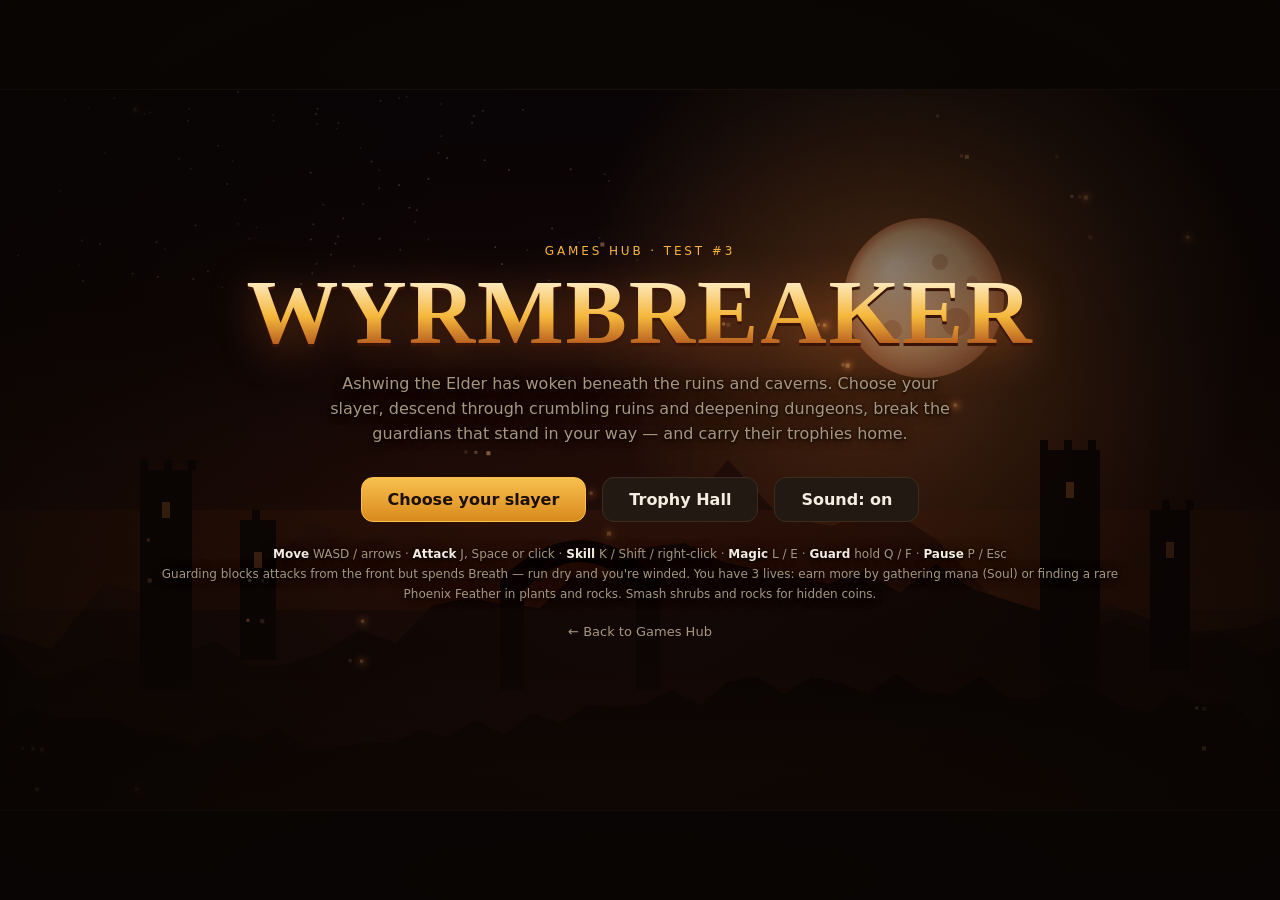
<file: games/wyrmbreaker/index.html>
<!DOCTYPE html>
<html lang="en">
<head>
  <!--
    WHAT:  Wyrmbreaker — Games Hub Test #3, a 2D action dungeon crawler.
    WHY:   The owner's dragon-slayer brief: 3 playable heroes with distinct magic, looks,
           weapons and skills; escalating dungeons/ruins; harder enemies; bosses whose
           trophies grow with each victory.
    HOW:   One <canvas> (640×360 logical, scaled to fit) rendered by game.js. All art is
           drawn procedurally in code; audio is synthesised with Web Audio. Trophies and
           records persist in localStorage. No assets, no network requests.
    WHEN:  Loaded from the Games Hub card or directly at /games/wyrmbreaker/.
    WHERE: games/wyrmbreaker/ (index.html + game.js).
  -->
  <meta charset="UTF-8">
  <meta name="viewport" content="width=device-width, initial-scale=1.0, viewport-fit=cover, user-scalable=no" data-meta="meta:viewport">
  <meta name="description" content="Wyrmbreaker — choose a dragon slayer, delve through ruins and dungeons, defeat bosses and claim ever-greater trophies. Games Hub Test #3." data-meta="meta:description">
  <meta name="keywords" content="wyrmbreaker, dragon slayer, dungeon crawler, action RPG, browser game, Games Hub, XR Intel" data-meta="meta:keywords">
  <meta name="author" content="XR Intel" data-meta="meta:author">
  <meta name="theme-color" content="#0b0907">
  <title>Wyrmbreaker — Games Hub</title>
  <link rel="icon" href="data:image/svg+xml,%3Csvg xmlns='http://www.w3.org/2000/svg' viewBox='0 0 32 32'%3E%3Crect width='32' height='32' rx='7' fill='%230b0907'/%3E%3Cpath d='M16 4l3 16h-6z' fill='%23e5e7eb'/%3E%3Crect x='10' y='19' width='12' height='3' rx='1' fill='%23f59e0b'/%3E%3Crect x='14.5' y='22' width='3' height='6' fill='%2378350f'/%3E%3C/svg%3E" data-meta="link:favicon">
  <style>
    :root { --bg:#0b0907; --panel:#17120d; --line:#3a2d1f; --ink:#f5ede0; --muted:#a8977f; --gold:#f5b73b; --red:#ef4444; --blue:#60a5fa; --green:#4ade80; }
    * { box-sizing:border-box; -webkit-tap-highlight-color:transparent; }
    html,body { margin:0; height:100%; background:var(--bg); color:var(--ink); overflow:hidden;
      font-family:"Segoe UI",system-ui,-apple-system,sans-serif; user-select:none; -webkit-user-select:none; }
    body { touch-action:none; }
    #stage { position:fixed; inset:0; display:grid; place-items:center; }
    canvas#game { display:block; image-rendering:auto; background:#000; box-shadow:0 0 0 1px #2a2016, 0 30px 80px rgba(0,0,0,.6); }
    .serif { font-family:Georgia,"Times New Roman",serif; }

    /* HUD */
    #hud { position:fixed; left:0; right:0; top:0; pointer-events:none; padding:max(8px,env(safe-area-inset-top)) 12px 0; display:flex; justify-content:space-between; gap:12px; z-index:3; }
    #hud[hidden] { display:none; }
    .hudbox { background:rgba(12,9,6,.72); border:1px solid var(--line); border-radius:10px; padding:8px 10px; min-width:170px; }
    .hudname { font-size:12px; letter-spacing:.08em; text-transform:uppercase; color:var(--muted); margin-bottom:5px; }
    .bar { height:10px; border-radius:6px; background:#2a1f15; overflow:hidden; margin-top:4px; position:relative; }
    .bar > i { position:absolute; inset:0; transform-origin:left; background:linear-gradient(90deg,#dc2626,#f87171); }
    .bar.mp > i { background:linear-gradient(90deg,#2563eb,#60a5fa); }
    .bar.br, .bar.soul { height:5px; }
    .bar.br > i { background:linear-gradient(90deg,#65a30d,#bef264); }
    .bar.br.winded > i { background:#7f1d1d; }
    .bar.soul > i { background:linear-gradient(90deg,#be185d,#f472b6); }
    .lives { color:#f43f5e; letter-spacing:2px; font-size:13px; margin-left:6px; }
    .barlbl { font-size:10px; color:var(--muted); display:flex; justify-content:space-between; margin-top:2px; font-variant-numeric:tabular-nums; }
    .hudright { text-align:right; font-size:13px; }
    .hudright b { color:var(--gold); }
    .floorname { font-family:Georgia,serif; font-size:15px; color:var(--ink); }
    #bossbar { position:fixed; left:50%; transform:translateX(-50%); bottom:max(14px,env(safe-area-inset-bottom)); width:min(520px,70vw); text-align:center; pointer-events:none; z-index:3; }
    #bossbar[hidden] { display:none; }
    #bossbar .bname { font-family:Georgia,serif; font-size:16px; text-shadow:0 2px 6px #000; }
    #bossbar .bar { height:12px; border:1px solid #5a1d1d; }
    #bossbar .bar > i { background:linear-gradient(90deg,#7f1d1d,#ef4444,#fbbf24); }
    #abil { position:fixed; left:12px; bottom:max(12px,env(safe-area-inset-bottom)); display:flex; gap:6px; z-index:3; pointer-events:none; }
    #abil[hidden] { display:none; }
    .ab { width:48px; height:48px; border-radius:10px; background:rgba(12,9,6,.78); border:1px solid var(--line); position:relative; overflow:hidden; display:grid; place-items:center; font-size:10px; text-align:center; line-height:1.1; color:var(--ink); }
    .ab small { position:absolute; top:2px; left:4px; font-size:9px; color:var(--muted); }
    .ab .cd { position:absolute; left:0; right:0; bottom:0; background:rgba(0,0,0,.65); transform-origin:bottom; }
    .ab.nomana { color:#6b7280; }

    /* Overlays */
    .ov { position:fixed; inset:0; z-index:10; display:grid; place-items:center; padding:20px; overflow:auto;
      background:radial-gradient(900px 600px at 50% 30%, rgba(40,25,10,.78), rgba(8,6,4,.96)); }
    .ov[hidden] { display:none; }
    .ovin { width:min(980px,100%); text-align:center; }
    .kick { font-size:12px; letter-spacing:.24em; text-transform:uppercase; color:var(--gold); margin:0 0 8px; }
    h1.logo { font-family:Georgia,serif; font-size:clamp(44px,9vw,92px); margin:0; line-height:1; letter-spacing:.02em;
      background:linear-gradient(180deg,#fff3d6 10%,#f5b73b 55%,#9a3412); -webkit-background-clip:text; background-clip:text; color:transparent;
      filter:drop-shadow(0 4px 18px rgba(245,183,59,.25)); }
    h2 { font-family:Georgia,serif; font-size:clamp(26px,4.6vw,40px); margin:0 0 6px; }
    .lead { color:var(--muted); max-width:620px; margin:14px auto 26px; line-height:1.55; }
    .btn { font:inherit; font-weight:700; font-size:16px; padding:12px 26px; border-radius:12px; border:1px solid var(--line); background:#221a12; color:var(--ink); cursor:pointer; margin:4px; }
    .btn:hover, .btn:focus-visible { border-color:var(--gold); outline:none; }
    .btn.primary { background:linear-gradient(180deg,#f8c04e,#d98a1c); color:#1c1005; border-color:#f8c04e; }
    .btn.small { font-size:13px; padding:8px 14px; }
    .row { display:flex; flex-wrap:wrap; gap:8px; justify-content:center; }
    .hint { font-size:12px; color:var(--muted); margin-top:18px; line-height:1.7; }
    .hint b { color:var(--ink); }
    a.back { color:var(--muted); font-size:13px; text-decoration:none; }
    a.back:hover { color:var(--gold); }

    .heroes { display:grid; grid-template-columns:repeat(3,1fr); gap:14px; margin-top:18px; text-align:left; }
    @media (max-width:820px) { .heroes { grid-template-columns:1fr; } }
    .hero { background:var(--panel); border:1px solid var(--line); border-radius:16px; padding:14px; cursor:pointer; transition:border-color .15s, transform .15s; font:inherit; color:inherit; text-align:left; width:100%; }
    .hero:hover, .hero:focus-visible { border-color:var(--gold); transform:translateY(-2px); outline:none; }
    .hero canvas { width:100%; height:150px; display:block; border-radius:10px; background:radial-gradient(circle at 50% 70%, #2a2016, #120d09); }
    .hero h3 { font-family:Georgia,serif; margin:10px 0 0; font-size:20px; }
    .hero .cls { color:var(--gold); font-size:12px; letter-spacing:.14em; text-transform:uppercase; }
    .hero p { color:var(--muted); font-size:13px; margin:6px 0 8px; line-height:1.45; }
    .hero dl { margin:0; display:grid; grid-template-columns:62px 1fr; gap:4px 8px; font-size:12.5px; }
    .hero dt { color:var(--muted); text-transform:uppercase; font-size:10px; letter-spacing:.08em; padding-top:2px; }
    .hero dd { margin:0; }
    .stats { display:grid; grid-template-columns:52px 1fr; gap:3px 8px; align-items:center; font-size:10px; color:var(--muted); margin:8px 0; text-transform:uppercase; letter-spacing:.06em; }
    .stats span.s { height:6px; background:#2a1f15; border-radius:4px; overflow:hidden; }
    .stats span.s i { display:block; height:100%; background:var(--gold); }

    .cards { display:grid; grid-template-columns:repeat(3,1fr); gap:12px; margin-top:18px; }
    @media (max-width:720px) { .cards { grid-template-columns:1fr; } }
    .card { background:var(--panel); border:1px solid var(--line); border-radius:14px; padding:18px 16px; cursor:pointer; font:inherit; color:inherit; transition:border-color .15s, transform .15s; }
    .card:hover, .card:focus-visible { border-color:var(--gold); transform:translateY(-2px); outline:none; }
    .card .ico { font-size:28px; }
    .card h4 { font-family:Georgia,serif; font-size:18px; margin:6px 0 4px; }
    .card p { margin:0; color:var(--muted); font-size:13px; line-height:1.45; }
    .card .rar { font-size:10px; letter-spacing:.14em; text-transform:uppercase; }

    .trophy-big { width:180px; height:180px; margin:10px auto 0; display:block; }
    .hall { display:grid; grid-template-columns:repeat(4,1fr); gap:10px; margin:16px auto 0; max-width:640px; }
    @media (max-width:560px) { .hall { grid-template-columns:repeat(2,1fr); } }
    .hall div { background:var(--panel); border:1px solid var(--line); border-radius:12px; padding:10px 6px; font-size:12px; color:var(--muted); }
    .hall canvas { width:64px; height:64px; display:block; margin:0 auto 4px; }
    .hall b { display:block; color:var(--ink); font-size:12.5px; }
    .hall .locked { opacity:.35; }
    .summary { display:inline-grid; grid-template-columns:auto auto; gap:6px 18px; text-align:left; margin:14px auto 18px; font-size:15px; }
    .summary span:nth-child(odd) { color:var(--muted); }

    /* Touch controls */
    #touch { position:fixed; inset:0; z-index:4; pointer-events:none; }
    #touch[hidden] { display:none; }
    #stick { position:absolute; left:max(18px,env(safe-area-inset-left)); bottom:max(22px,env(safe-area-inset-bottom)); width:130px; height:130px; border-radius:50%; background:rgba(255,255,255,.06); border:1px solid rgba(255,255,255,.14); pointer-events:auto; }
    #knob { position:absolute; left:50%; top:50%; width:54px; height:54px; margin:-27px 0 0 -27px; border-radius:50%; background:rgba(245,183,59,.35); border:1px solid rgba(245,183,59,.7); }
    .tbtns { position:absolute; right:max(16px,env(safe-area-inset-right)); bottom:max(20px,env(safe-area-inset-bottom)); width:170px; height:150px; pointer-events:none; }
    .tb { position:absolute; border-radius:50%; background:rgba(255,255,255,.08); border:1px solid rgba(255,255,255,.2); color:var(--ink); font:inherit; font-size:11px; font-weight:700; pointer-events:auto; display:grid; place-items:center; }
    .tb:active, .tb.on { background:rgba(245,183,59,.35); }
    #tAtk { width:78px; height:78px; right:0; bottom:0; font-size:13px; }
    #tSkl { width:56px; height:56px; right:88px; bottom:4px; }
    #tMag { width:56px; height:56px; right:28px; bottom:88px; }
    #tBlk { width:56px; height:56px; right:96px; bottom:72px; }
    #tPause { position:absolute; top:max(70px,calc(env(safe-area-inset-top) + 62px)); right:12px; width:40px; height:40px; border-radius:10px; font-size:14px; }
    @media (hover:hover) and (pointer:fine) { #touch { display:none; } }

    /* Art polish: let the painted title backdrop show through, warmer panels, glossy bars */
    #ovTitle, #ovSelect, #ovHall { background:radial-gradient(900px 560px at 50% 42%, rgba(18,9,4,.28), rgba(8,5,3,.84)); }
    #ovTitle .lead, #ovTitle .hint, #ovHall .lead { text-shadow:0 1px 3px #000, 0 0 12px rgba(0,0,0,.8); }
    h1.logo { filter:drop-shadow(0 3px 0 #3a1406) drop-shadow(0 6px 22px rgba(245,120,40,.35)); }
    .hudbox { background:linear-gradient(180deg, rgba(26,18,11,.84), rgba(10,7,5,.8)); box-shadow:inset 0 1px 0 rgba(255,220,160,.08), 0 6px 18px rgba(0,0,0,.45); border-color:#4a3622; }
    .bar { box-shadow:inset 0 1px 2px rgba(0,0,0,.7); }
    .bar > i { box-shadow:inset 0 1px 0 rgba(255,255,255,.35), inset 0 -2px 0 rgba(0,0,0,.2); }
    .ab { background:linear-gradient(180deg, rgba(34,24,14,.86), rgba(12,9,6,.84)); box-shadow:inset 0 1px 0 rgba(255,220,160,.08), 0 4px 12px rgba(0,0,0,.4); border-color:#4a3622; }
    .hero, .card, .hall div { background:linear-gradient(180deg, #1f1811, #120d09); box-shadow:inset 0 1px 0 rgba(255,220,160,.06), 0 12px 30px rgba(0,0,0,.4); }
    .hero canvas { background:radial-gradient(circle at 50% 72%, #2e2217, #0f0b08 75%); box-shadow:inset 0 0 0 1px rgba(255,220,160,.05); }
    .hero:hover canvas, .hero:focus-visible canvas { background:radial-gradient(circle at 50% 72%, #3a2a1a, #120d09 75%); }
    #bossbar .bar { box-shadow:0 0 18px rgba(239,68,68,.25), inset 0 1px 2px rgba(0,0,0,.7); }
  </style>
</head>
<body data-meta="page:wyrmbreaker">
  <div id="stage" data-meta="game:stage"><canvas id="game" width="640" height="360" data-meta="game:canvas" aria-label="Wyrmbreaker game view" role="img"></canvas></div>

  <!-- HUD -->
  <div id="hud" hidden data-meta="game:hud">
    <div class="hudbox">
      <div class="hudname"><span id="hName">Hero</span> <span id="hLives" class="lives" aria-label="Lives">♥♥♥</span></div>
      <div class="bar"><i id="hpBar"></i></div>
      <div class="barlbl"><span>HP</span><span id="hpTxt">0/0</span></div>
      <div class="bar mp"><i id="mpBar"></i></div>
      <div class="barlbl"><span>Mana</span><span id="mpTxt">0/0</span></div>
      <div class="bar br"><i id="brBar"></i></div>
      <div class="barlbl"><span>Breath (guard)</span><span></span></div>
      <div class="bar soul"><i id="soulBar"></i></div>
      <div class="barlbl"><span>Soul → extra life</span><span id="soulTxt">0/0</span></div>
    </div>
    <div class="hudbox hudright">
      <div class="floorname" id="hFloor">Floor 1</div>
      <div id="hRegion" style="color:var(--muted);font-size:12px">Overgrown Ruins</div>
      <div style="margin-top:4px">Gold <b id="hGold">0</b> · Trophies <b id="hTro">0</b></div>
    </div>
  </div>
  <div id="bossbar" hidden data-meta="game:boss-bar"><div class="bname" id="bName">Boss</div><div class="bar"><i id="bBar"></i></div></div>
  <div id="abil" hidden data-meta="game:ability-bar">
    <div class="ab" id="abA"><small>J</small><span id="abAn">Attack</span><div class="cd" id="cdA"></div></div>
    <div class="ab" id="abS"><small>K</small><span id="abSn">Skill</span><div class="cd" id="cdS"></div></div>
    <div class="ab" id="abM"><small>L</small><span id="abMn">Magic</span><div class="cd" id="cdM"></div></div>
    <div class="ab" id="abB"><small>Q</small><span>Guard</span></div>
  </div>

  <!-- Touch -->
  <div id="touch" hidden data-meta="game:touch-controls">
    <div id="stick"><div id="knob"></div></div>
    <div class="tbtns">
      <button class="tb" id="tAtk" type="button">ATTACK</button>
      <button class="tb" id="tSkl" type="button">SKILL</button>
      <button class="tb" id="tMag" type="button">MAGIC</button>
      <button class="tb" id="tBlk" type="button">BLOCK</button>
    </div>
    <button class="tb" id="tPause" type="button" aria-label="Pause">II</button>
  </div>

  <!-- Title -->
  <section class="ov" id="ovTitle" data-meta="overlay:title">
    <div class="ovin">
      <p class="kick">Games Hub · Test #3</p>
      <h1 class="logo">WYRMBREAKER</h1>
      <p class="lead">Ashwing the Elder has woken beneath the ruins and caverns. Choose your slayer, descend through crumbling ruins and deepening dungeons, break the guardians that stand in your way — and carry their trophies home.</p>
      <div class="row">
        <button class="btn primary" id="bPlay" type="button" data-meta="button:play">Choose your slayer</button>
        <button class="btn" id="bHall" type="button" data-meta="button:trophy-hall">Trophy Hall</button>
        <button class="btn" id="bMute" type="button" data-meta="button:mute">Sound: on</button>
      </div>
      <p class="hint"><b>Move</b> WASD / arrows · <b>Attack</b> J, Space or click · <b>Skill</b> K / Shift / right-click · <b>Magic</b> L / E · <b>Guard</b> hold Q / F · <b>Pause</b> P / Esc<br>Guarding blocks attacks from the front but spends Breath — run dry and you're winded. You have 3 lives: earn more by gathering mana (Soul) or finding a rare Phoenix Feather in plants and rocks. Smash shrubs and rocks for hidden coins.</p>
      <p><a class="back" href="../index.html" data-meta="nav:back-to-hub">← Back to Games Hub</a></p>
    </div>
  </section>

  <!-- Hero select -->
  <section class="ov" id="ovSelect" hidden data-meta="overlay:hero-select">
    <div class="ovin">
      <p class="kick">Choose your slayer</p>
      <h2>Three blades against the wyrm</h2>
      <div class="heroes" id="heroes"></div>
      <p style="margin-top:14px"><button class="btn small" id="bSelBack" type="button">← Back</button></p>
    </div>
  </section>

  <!-- Upgrade shrine -->
  <section class="ov" id="ovShrine" hidden data-meta="overlay:shrine">
    <div class="ovin">
      <p class="kick" id="shrineKick">Floor cleared</p>
      <h2>The Ember Shrine</h2>
      <p class="lead" style="margin-bottom:6px">The shrine offers one boon before you descend. Choose wisely — the dark below grows stronger.</p>
      <div class="cards" id="boons"></div>
    </div>
  </section>

  <!-- Trophy award -->
  <section class="ov" id="ovTrophy" hidden data-meta="overlay:trophy-award">
    <div class="ovin">
      <p class="kick" id="trKick">Guardian defeated</p>
      <h2 id="trName">Trophy</h2>
      <canvas class="trophy-big" id="trCanvas" width="360" height="360"></canvas>
      <p class="lead" id="trText"></p>
      <button class="btn primary" id="bTrophyOk" type="button">Claim trophy</button>
    </div>
  </section>

  <!-- Pause -->
  <section class="ov" id="ovPause" hidden data-meta="overlay:pause">
    <div class="ovin">
      <p class="kick">Paused</p>
      <h2 id="pauseTitle">Catch your breath</h2>
      <div class="row" style="margin-top:18px">
        <button class="btn primary" id="bResume" type="button">Resume</button>
        <button class="btn" id="bMute2" type="button">Sound: on</button>
        <button class="btn" id="bQuit" type="button">Abandon run</button>
      </div>
    </div>
  </section>

  <!-- Game over / victory -->
  <section class="ov" id="ovEnd" hidden data-meta="overlay:end">
    <div class="ovin">
      <p class="kick" id="endKick">Fallen</p>
      <h2 id="endTitle">Your run has ended</h2>
      <div class="summary" id="endSummary"></div>
      <div class="row">
        <button class="btn primary" id="bEndMain" type="button">Play again</button>
        <button class="btn" id="bEndAlt" type="button">Trophy Hall</button>
      </div>
    </div>
  </section>

  <!-- Trophy hall -->
  <section class="ov" id="ovHall" hidden data-meta="overlay:trophy-hall">
    <div class="ovin">
      <p class="kick">Trophy Hall</p>
      <h2>Spoils of the slayers</h2>
      <p class="lead" id="hallStats" style="margin-bottom:0"></p>
      <div class="hall" id="hall"></div>
      <p style="margin-top:18px"><button class="btn" id="bHallBack" type="button">← Back</button></p>
    </div>
  </section>

  <script src="game.js" data-meta="script:wyrmbreaker"></script>
</body>
</html>
</file>
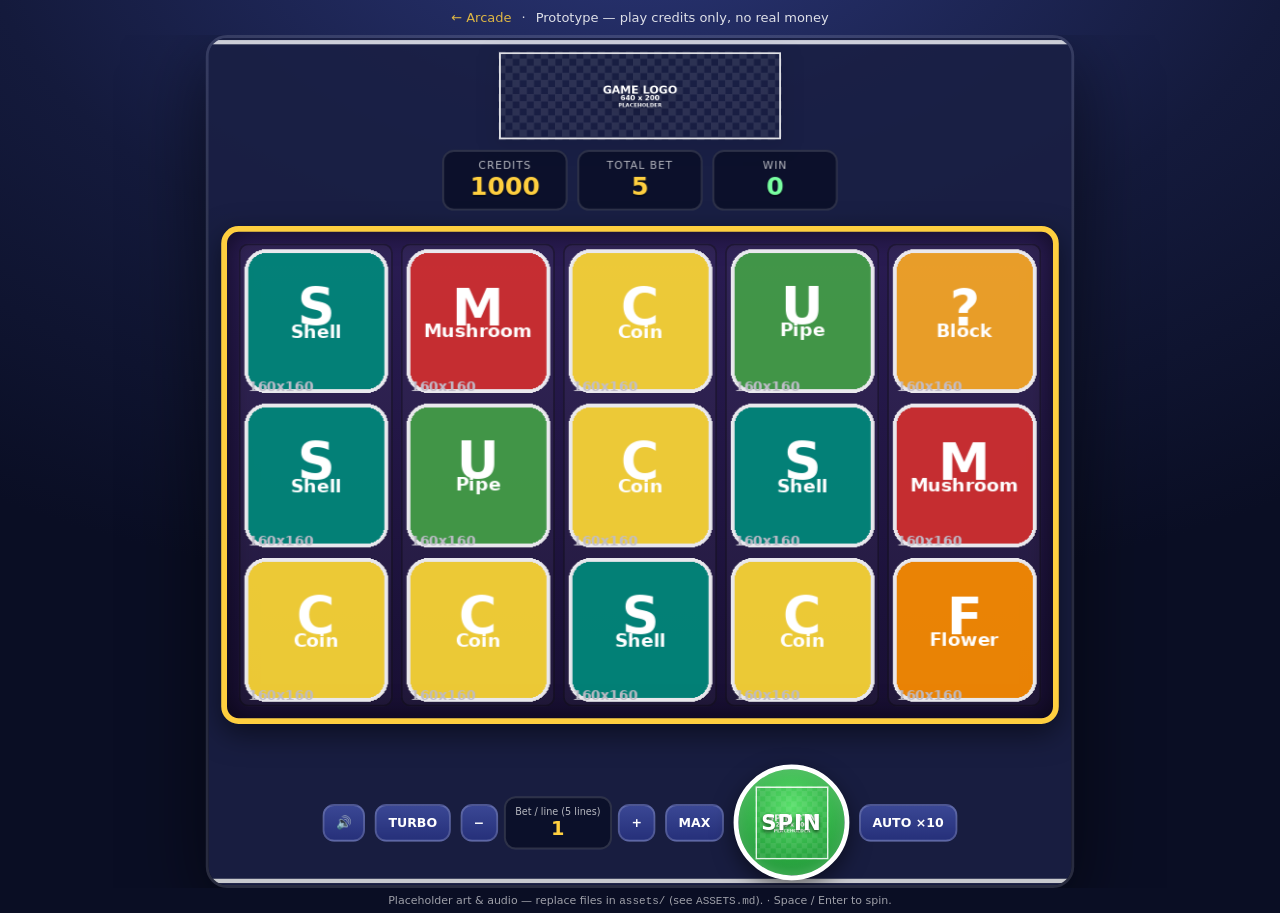
<file: docs/games/lucky-plumber-slots/index.html>
<!DOCTYPE html>
<html lang="en">
<head>
  <meta charset="UTF-8" />
  <meta name="viewport" content="width=device-width, initial-scale=1, maximum-scale=1, user-scalable=no" />
  <title>Lucky Plumber Slots</title>
  <meta name="description" content="A slot machine prototype — Lucky Plumber Slots. Prototype only; no real money." />
  <link rel="icon" href="data:image/svg+xml,%3Csvg xmlns='http://www.w3.org/2000/svg' viewBox='0 0 16 16'%3E%3Ctext y='14' font-size='14'%3E%F0%9F%8E%B0%3C/text%3E%3C/svg%3E" />
  <link rel="stylesheet" href="css/style.css" />
</head>
<body>
  <div class="topbar">
    <a href="../../index.html">← Arcade</a>
    <span>·</span>
    <span>Prototype — play credits only, no real money</span>
  </div>

  <div id="stageWrap">
    <div id="stage">
      <img id="bg" src="assets/images/background.png" alt="" />
      <div class="layer">
        <div class="hud">
          <img id="logo" src="assets/images/logo.png" alt="Lucky Plumber Slots" />
        </div>

        <div class="meters">
          <div class="meter"><div class="label">Credits</div><div class="val" id="credits">0</div></div>
          <div class="meter"><div class="label">Total Bet</div><div class="val" id="bet">0</div></div>
          <div class="meter win"><div class="label">Win</div><div class="val" id="winAmount">0</div></div>
        </div>

        <div class="machine">
          <div class="reels-frame">
            <div id="reels"></div>
          </div>
        </div>

        <div class="winbar"><ul id="winlist"></ul></div>

        <div class="controls">
          <button id="muteBtn" class="mini" title="Mute / unmute">🔊</button>
          <button id="turboBtn" class="mini" title="Faster spins">TURBO</button>
          <div class="bet-group">
            <button id="betDown" class="mini">−</button>
            <div class="betval">
              <small>Bet / line (<span id="lines">5</span> lines)</small>
              <b id="betPerLine">1</b>
            </div>
            <button id="betUp" class="mini">+</button>
          </div>
          <button id="maxBet" class="mini">MAX</button>
          <button id="spinBtn"><span>SPIN</span></button>
          <button id="autoBtn" class="mini">AUTO ×10</button>
        </div>
      </div>

      <div id="banner"></div>
      <div id="overlay"></div>
    </div>
  </div>

  <div class="footnote">
    Placeholder art &amp; audio — replace files in <code>assets/</code> (see <code>ASSETS.md</code>). ·
    Space / Enter to spin.
  </div>

  <script src="js/config.js"></script>
  <script src="js/game.js"></script>
</body>
</html>
</file>
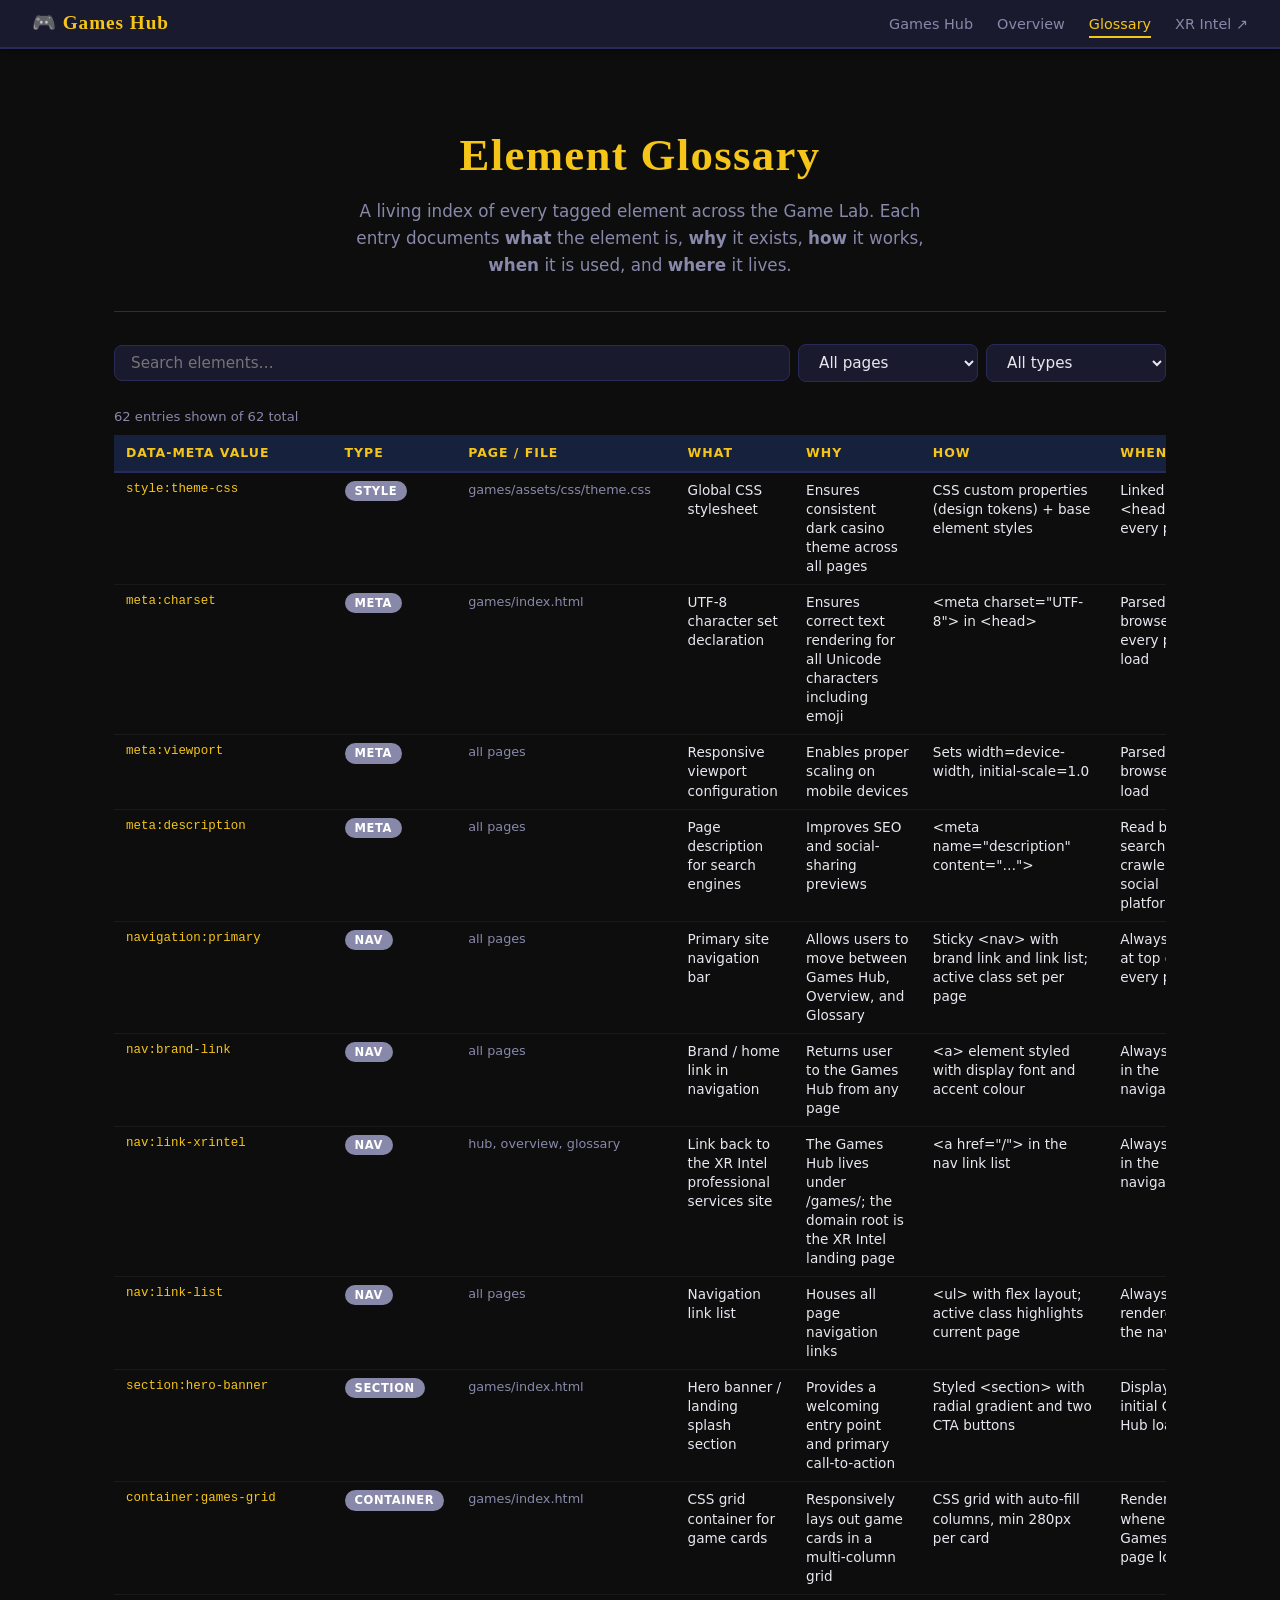
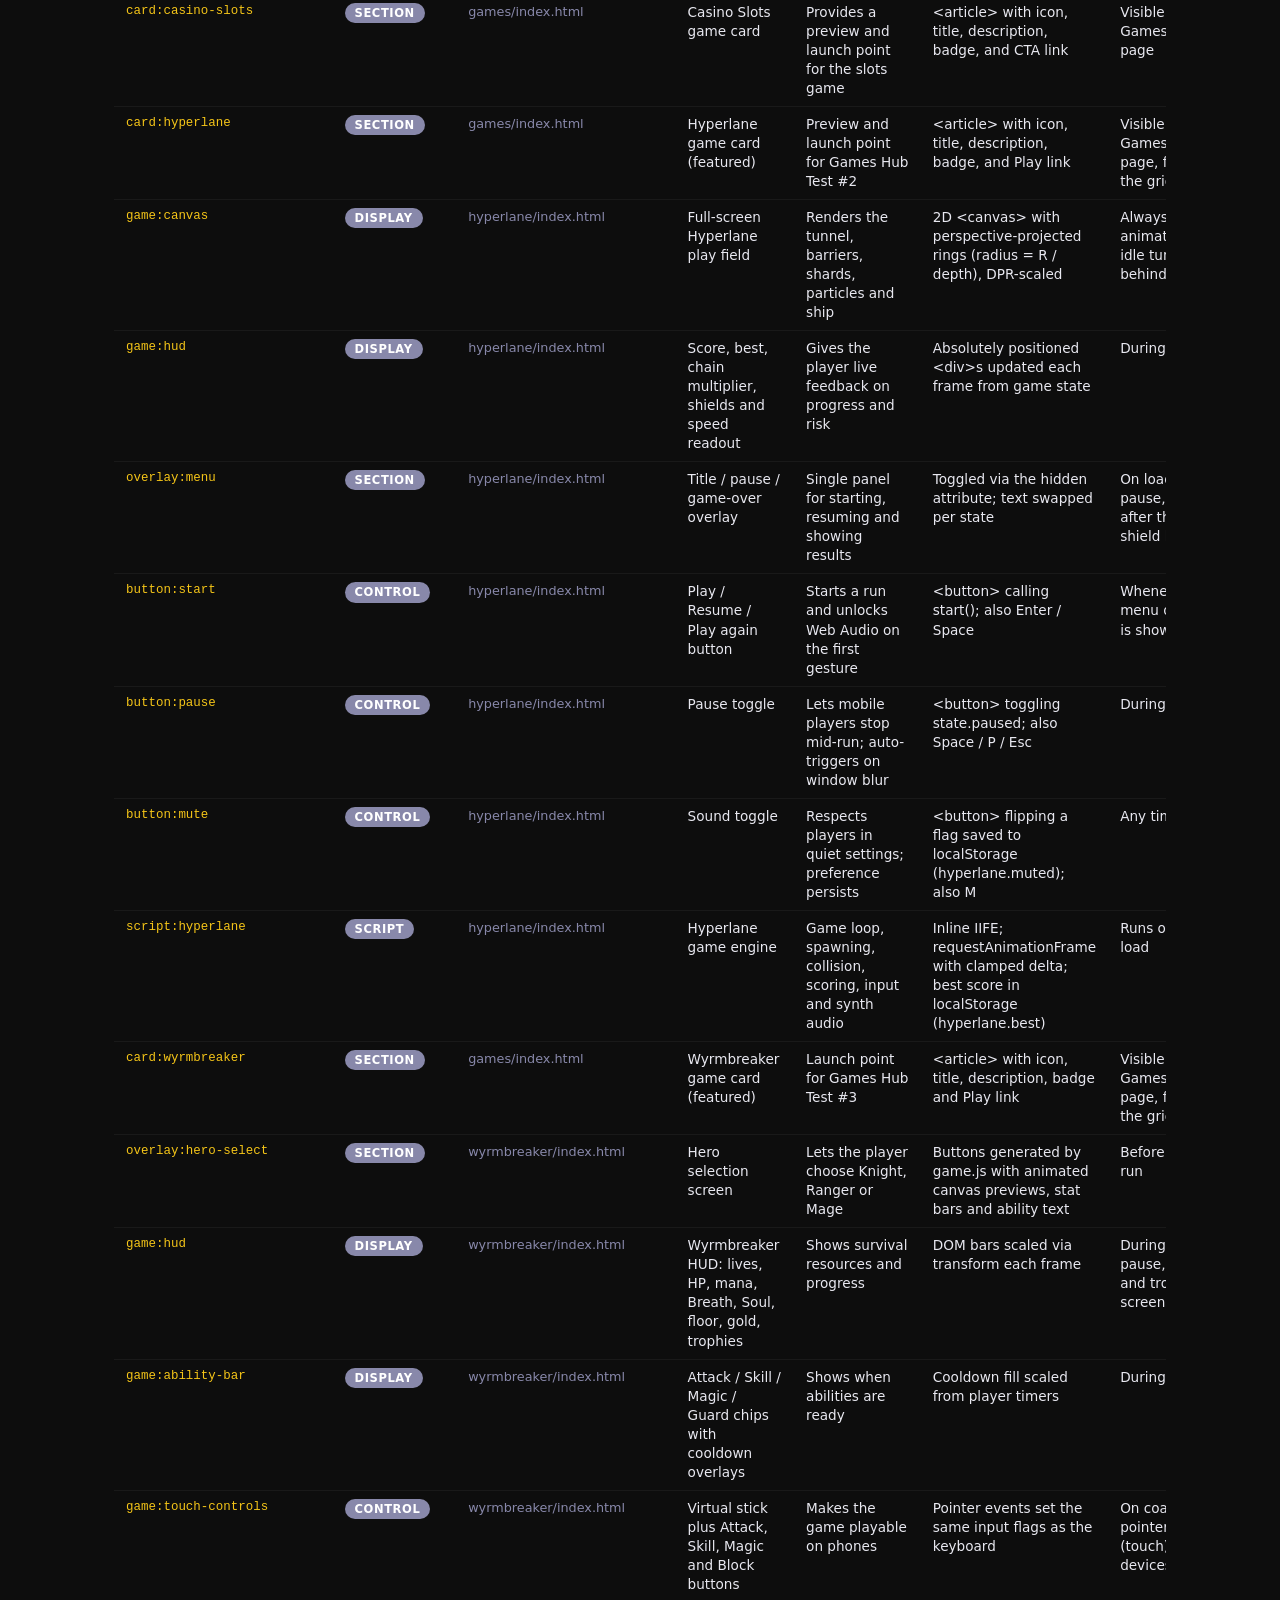
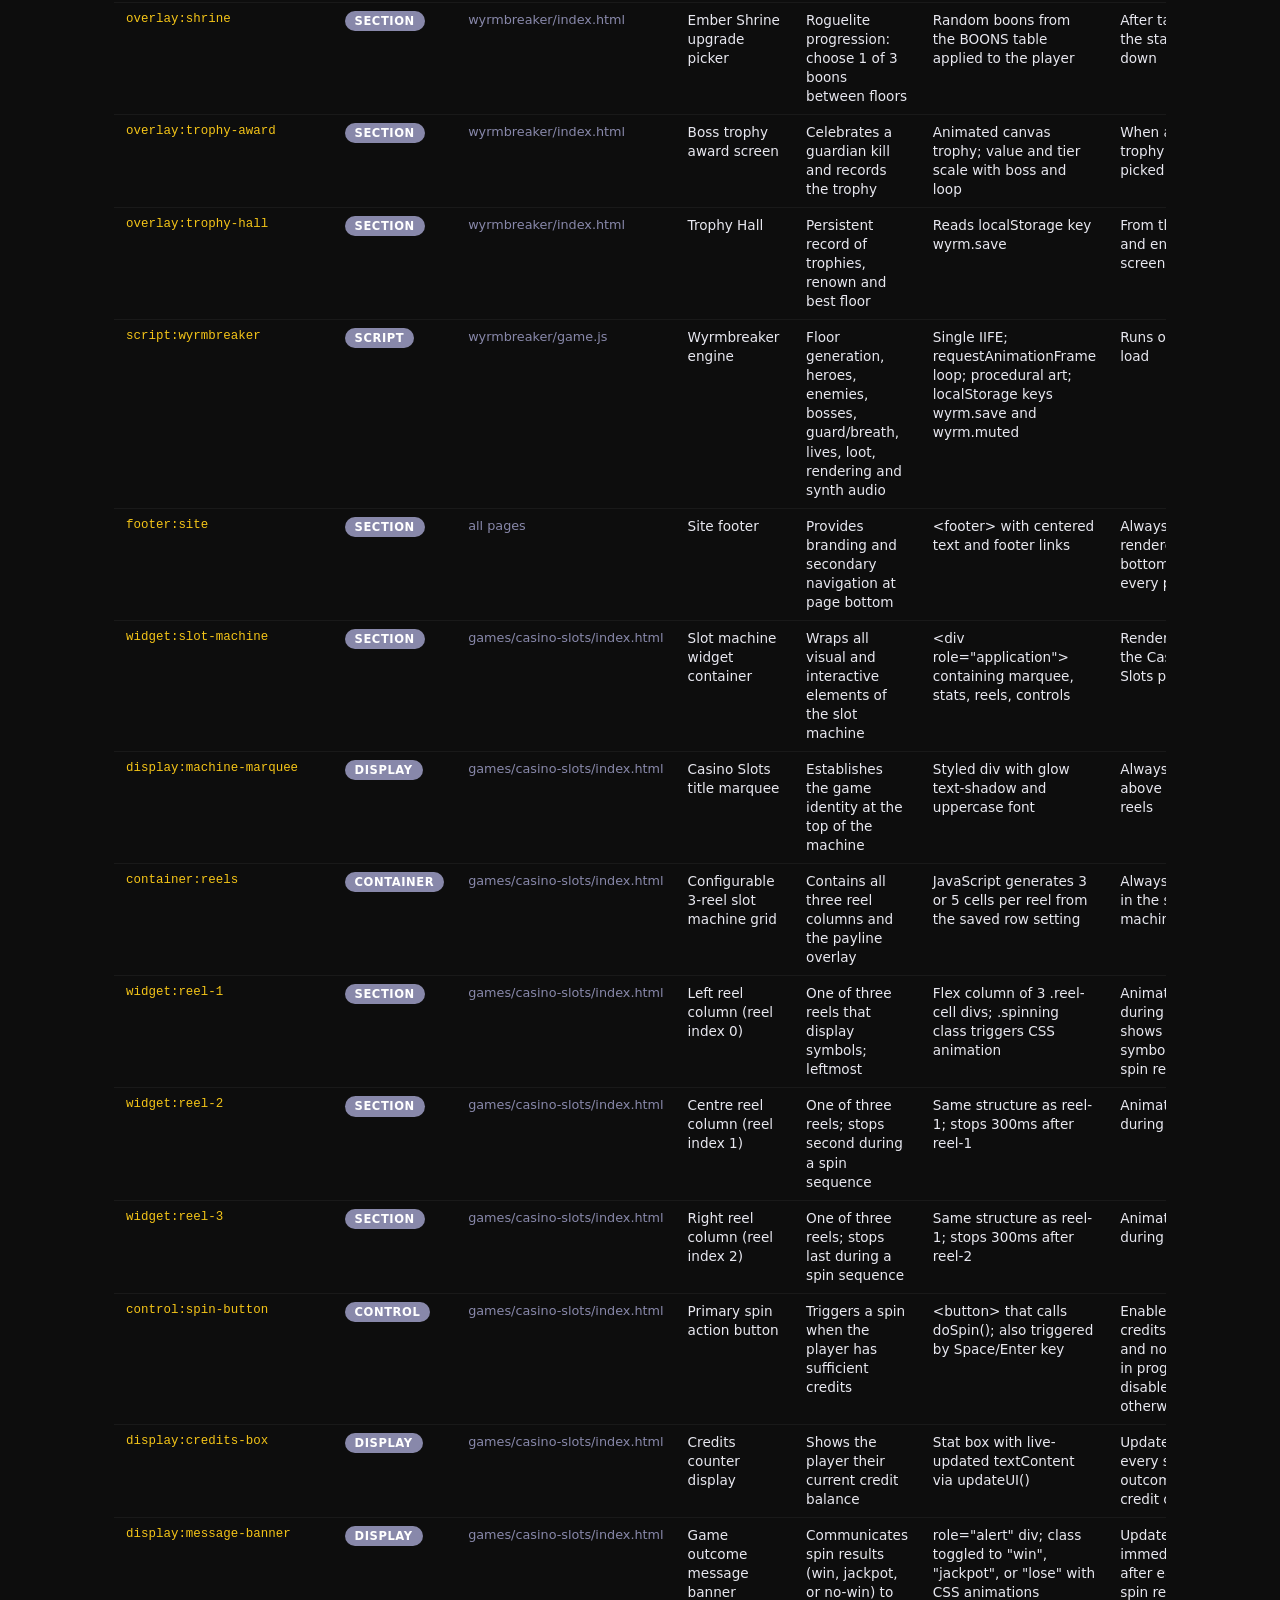
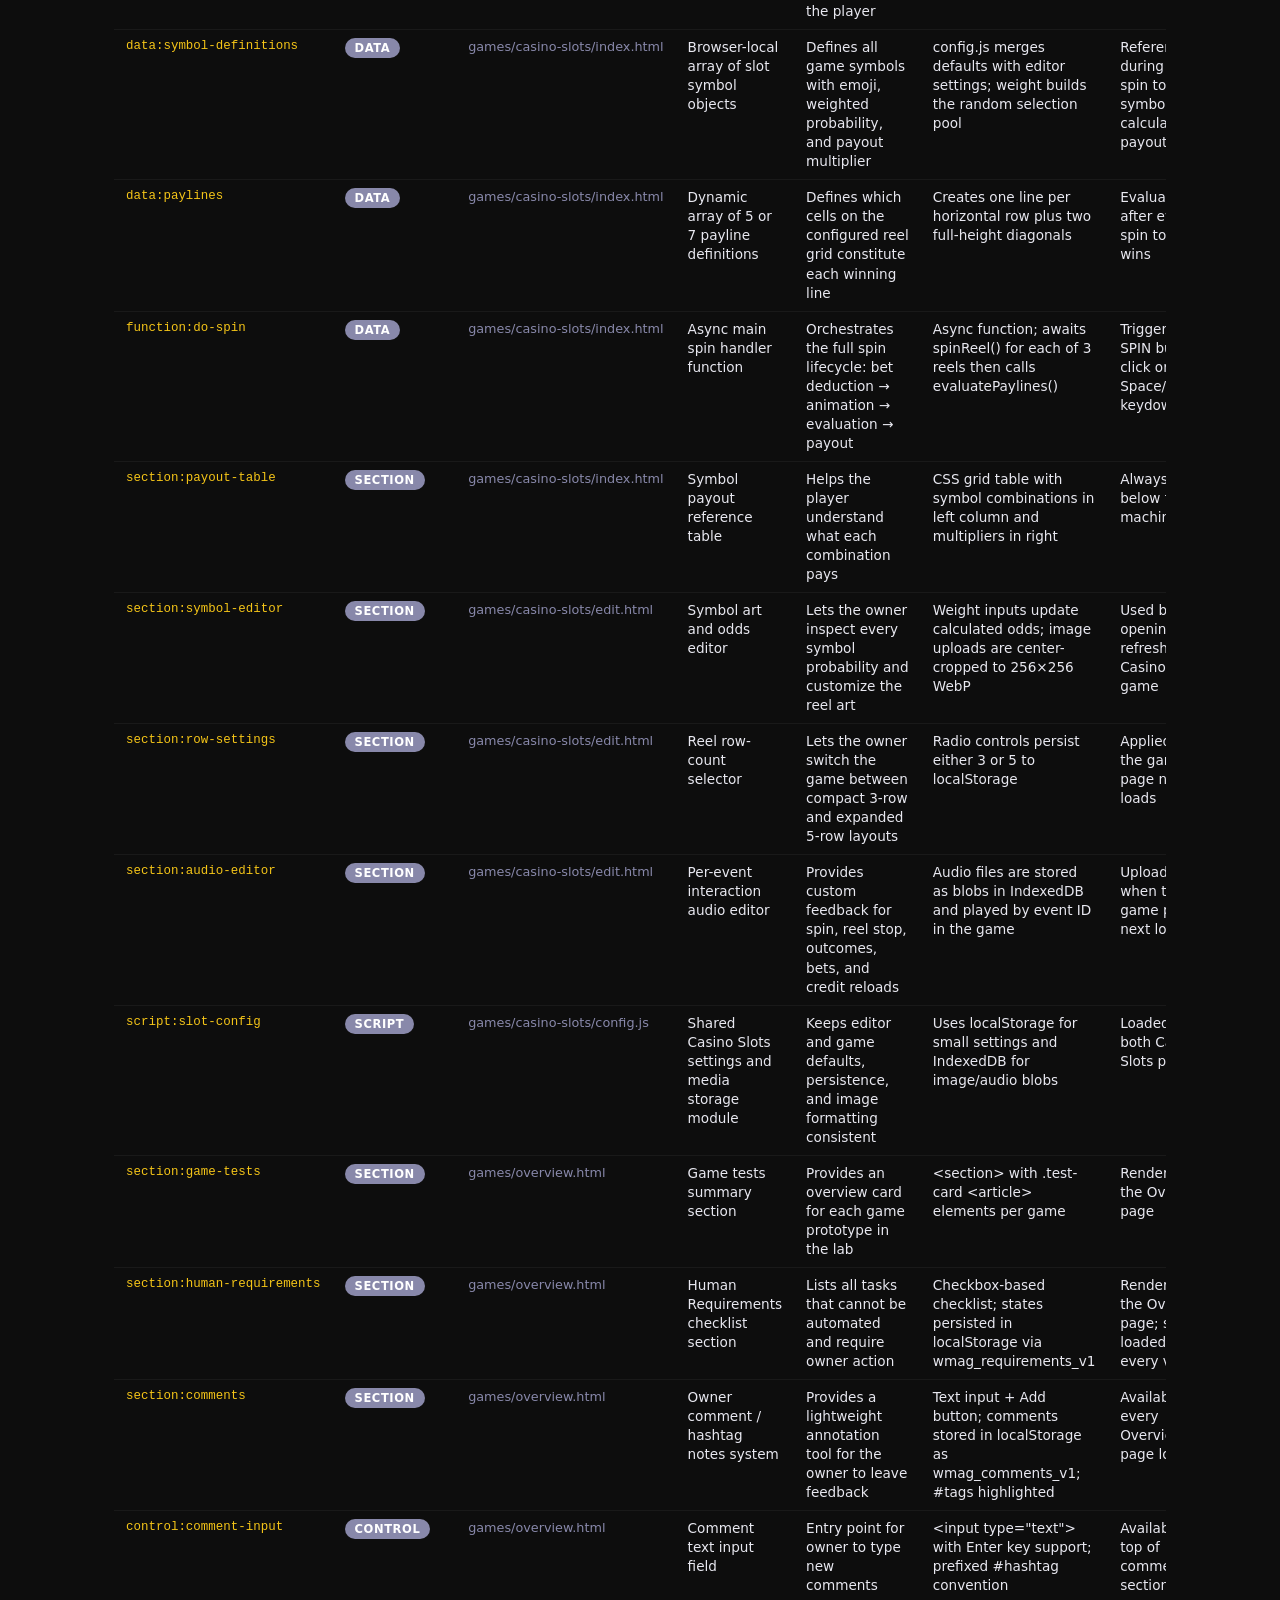
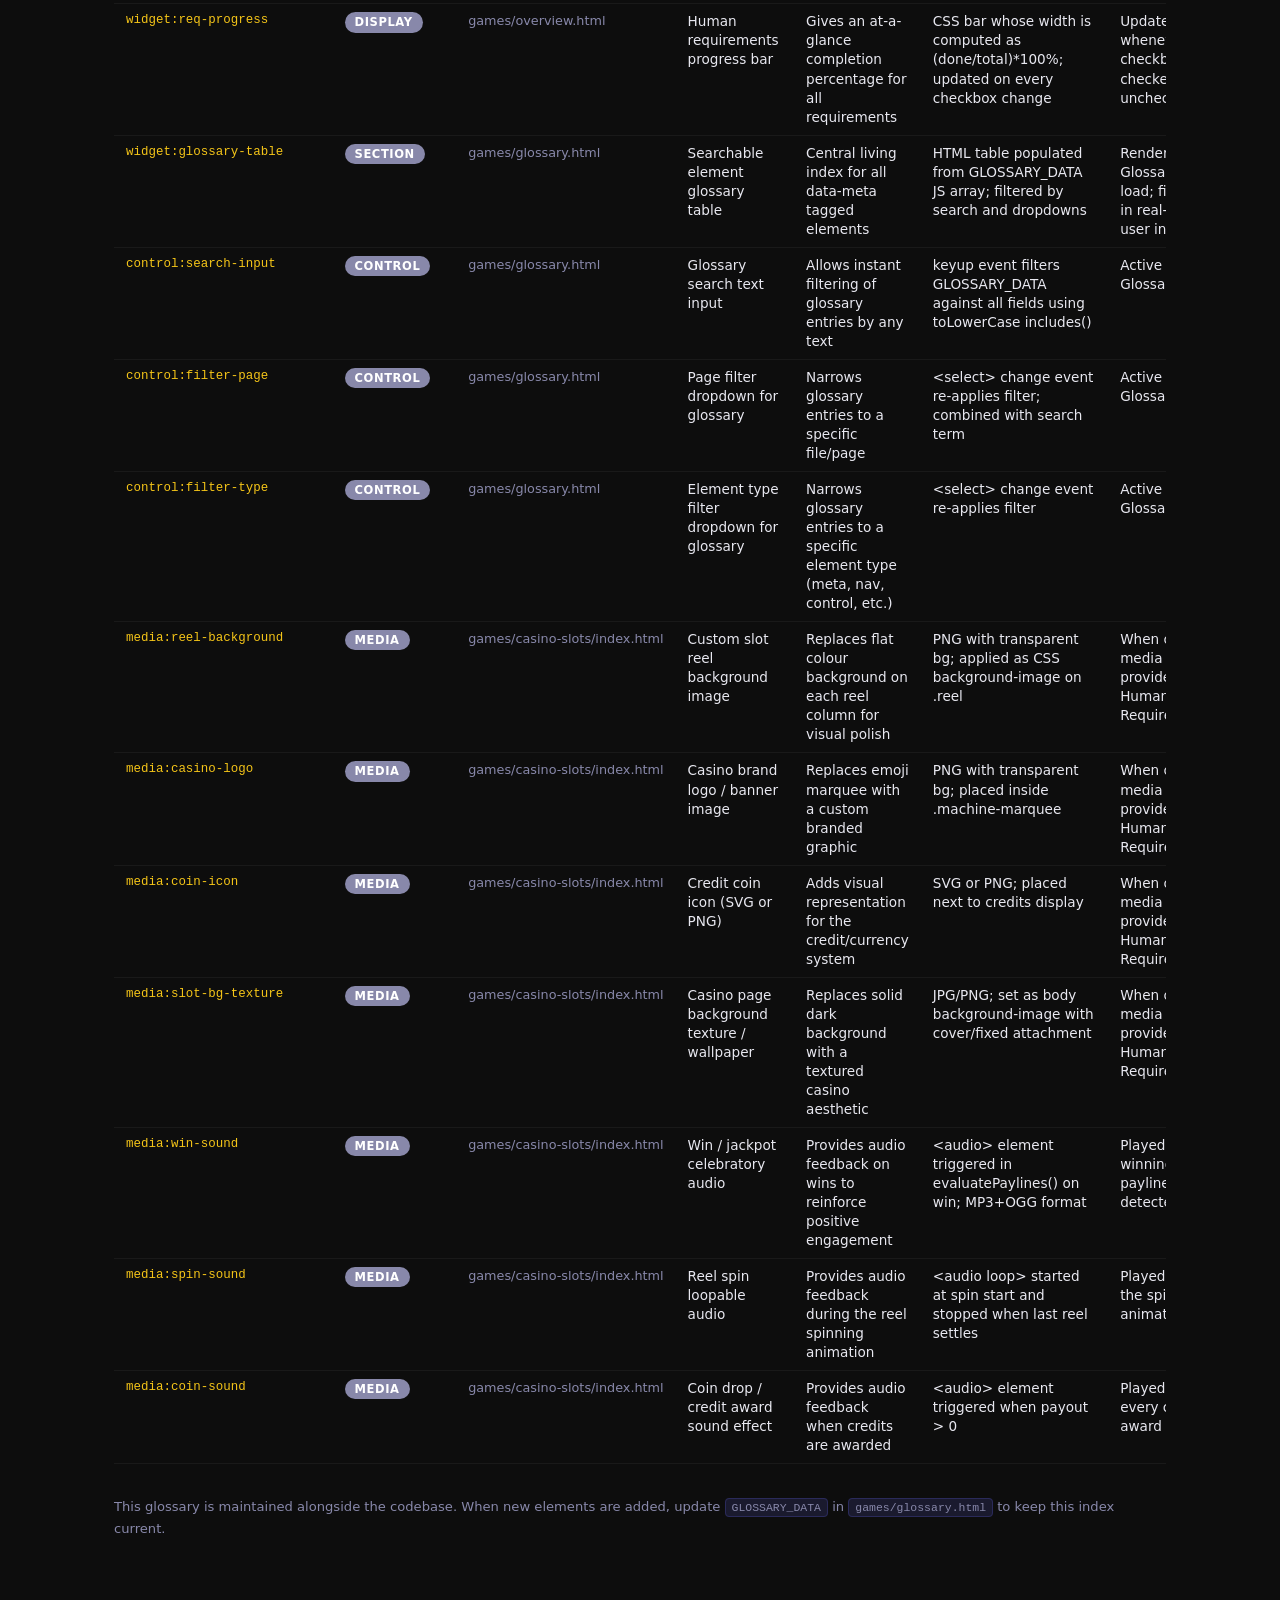
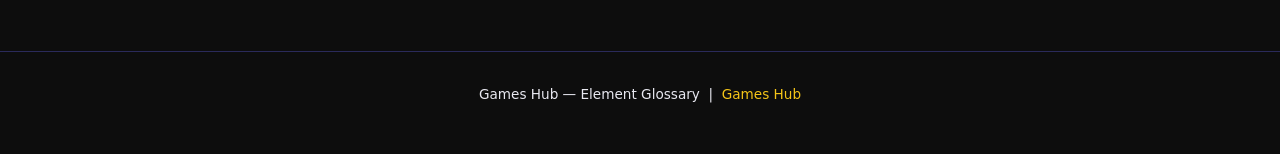
<file: games/glossary.html>
<!DOCTYPE html>
<html lang="en">
<head>
  <!-- ============================================================
       Meta Tags — games/glossary.html
       What:  Page-level metadata for the element glossary
       Why:   SEO, browser rendering hints
       When:  Parsed by browser on every page load
       Where: <head> of games/glossary.html
       ============================================================ -->
  <meta charset="UTF-8" data-meta="meta:charset">
  <meta name="viewport" content="width=device-width, initial-scale=1.0" data-meta="meta:viewport">
  <meta name="description" content="Games Hub Element Glossary — an indexed reference of every tagged element across the game lab, with what/why/how/when/where documentation." data-meta="meta:description">
  <meta name="keywords" content="glossary, element index, meta tags, documentation, Games Hub" data-meta="meta:keywords">
  <meta name="author" content="XR Intel" data-meta="meta:author">
  <meta name="robots" content="index, follow" data-meta="meta:robots">
  <meta property="og:title" content="Element Glossary — Games Hub" data-meta="meta:og-title">
  <meta property="og:description" content="Living reference of all tagged elements in the Game Lab." data-meta="meta:og-description">
  <meta property="og:type" content="website" data-meta="meta:og-type">
  <title>Element Glossary — Games Hub</title>
  <link rel="icon" href="data:image/svg+xml,%3Csvg xmlns='http://www.w3.org/2000/svg' viewBox='0 0 16 16'%3E%3Ctext y='14' font-size='14'%3E%F0%9F%8E%B0%3C/text%3E%3C/svg%3E" data-meta="link:favicon">
  <link rel="stylesheet" href="assets/css/theme.css" data-meta="link:theme-css">
  <style data-meta="style:glossary-page">
    /* ---- Search bar ---- */
    .search-bar {
      display: flex;
      gap: var(--space-sm);
      margin-bottom: var(--space-lg);
      align-items: center;
      flex-wrap: wrap;
    }
    .search-bar input {
      flex: 1;
      min-width: 200px;
    }
    .search-bar select {
      max-width: 180px;
    }

    /* ---- Glossary table ---- */
    .glossary-table-wrap { overflow-x: auto; }
    .glossary-table {
      width: 100%;
      border-collapse: collapse;
      font-size: 0.85rem;
    }
    .glossary-table th {
      background: var(--colour-surface-alt);
      color: var(--colour-accent);
      font-size: 0.78rem;
      text-transform: uppercase;
      letter-spacing: 0.08em;
      padding: 8px 12px;
      border-bottom: 2px solid var(--colour-border);
      white-space: nowrap;
    }
    .glossary-table td {
      padding: 8px 12px;
      border-bottom: 1px solid rgba(255,255,255,0.05);
      vertical-align: top;
      line-height: 1.4;
    }
    .glossary-table tr:hover td { background: rgba(255,255,255,0.02); }

    .glossary-table .col-meta {
      font-family: var(--font-mono);
      font-size: 0.78rem;
      color: var(--colour-accent);
      white-space: nowrap;
    }
    .glossary-table .col-page {
      color: var(--colour-text-muted);
      white-space: nowrap;
      font-size: 0.8rem;
    }
    .glossary-table .col-type {
      white-space: nowrap;
    }
    .glossary-table .col-what { max-width: 220px; }
    .glossary-table .col-why  { max-width: 200px; }
    .glossary-table .col-how  { max-width: 220px; }

    /* Row hidden by filter */
    .glossary-row[hidden] { display: none; }

    /* Result count */
    .result-count {
      font-size: 0.82rem;
      color: var(--colour-text-muted);
      margin-bottom: var(--space-sm);
    }

    /* Section anchor */
    .section-anchor { scroll-margin-top: 80px; }
  </style>
</head>
<body data-meta="body:glossary-page">

  <!-- Primary Navigation -->
  <nav class="site-nav" data-meta="navigation:primary" aria-label="Primary navigation">
    <a href="index.html" class="site-nav__brand" data-meta="nav:brand-link">🎮 Games Hub</a>
    <ul class="site-nav__links" data-meta="nav:link-list">
      <li><a href="index.html"    data-meta="nav:link-hub">Games Hub</a></li>
      <li><a href="overview.html" data-meta="nav:link-overview">Overview</a></li>
      <li><a href="glossary.html" class="active" data-meta="nav:link-glossary">Glossary</a></li>
      <li><a href="/" data-meta="nav:link-xrintel">XR Intel ↗</a></li>
    </ul>
  </nav>

  <!-- Page content -->
  <div class="page-wrapper" data-meta="container:page-wrapper">

    <!-- Page header -->
    <header class="page-header" data-meta="section:page-header">
      <h1 data-meta="heading:page-title">Element Glossary</h1>
      <p data-meta="text:page-subtitle">
        A living index of every tagged element across the Game Lab.
        Each entry documents <strong>what</strong> the element is,
        <strong>why</strong> it exists, <strong>how</strong> it works,
        <strong>when</strong> it is used, and <strong>where</strong> it lives.
      </p>
    </header>

    <!-- Search & filter -->
    <div class="search-bar" data-meta="container:search-bar" role="search">
      <input type="text" id="search-input" placeholder="Search elements…"
             aria-label="Search glossary elements" data-meta="control:search-input">
      <select id="filter-page" aria-label="Filter by page" data-meta="control:filter-page">
        <option value="">All pages</option>
        <option value="games/index.html">Games Hub</option>
        <option value="games/casino-slots/index.html">Casino Slots</option>
        <option value="games/casino-slots/edit.html">Casino Slots Editor</option>
        <option value="games/overview.html">Overview</option>
        <option value="games/glossary.html">Glossary</option>
        <option value="games/assets/css/theme.css">theme.css</option>
      </select>
      <select id="filter-type" aria-label="Filter by element type" data-meta="control:filter-type">
        <option value="">All types</option>
        <option value="meta">Meta</option>
        <option value="nav">Navigation</option>
        <option value="section">Section</option>
        <option value="control">Control</option>
        <option value="display">Display</option>
        <option value="container">Container</option>
        <option value="data">Data</option>
        <option value="media">Media</option>
        <option value="script">Script</option>
        <option value="style">Style</option>
      </select>
    </div>

    <div class="result-count" id="result-count" data-meta="display:result-count"
         aria-live="polite"></div>

    <!-- Glossary Table -->
    <div class="glossary-table-wrap" data-meta="container:glossary-table-wrap">
      <table class="glossary-table" id="glossary-table"
             data-meta="widget:glossary-table"
             role="table" aria-label="Element glossary">
        <thead data-meta="container:table-head">
          <tr>
            <th data-meta="th:meta-tag">data-meta value</th>
            <th data-meta="th:type">Type</th>
            <th data-meta="th:page">Page / File</th>
            <th data-meta="th:what">What</th>
            <th data-meta="th:why">Why</th>
            <th data-meta="th:how">How</th>
            <th data-meta="th:when">When</th>
            <th data-meta="th:where">Where</th>
          </tr>
        </thead>
        <tbody id="glossary-body" data-meta="container:table-body">
          <!-- Rows injected by JS from GLOSSARY_DATA -->
        </tbody>
      </table>
    </div>

    <p class="mt-xl text-muted" style="font-size:0.82rem;" data-meta="text:glossary-note">
      This glossary is maintained alongside the codebase. When new elements are added,
      update <code>GLOSSARY_DATA</code> in <code>games/glossary.html</code> to keep
      this index current.
    </p>

  </div><!-- /.page-wrapper -->

  <!-- Site Footer -->
  <footer class="site-footer" data-meta="footer:site">
    <p data-meta="text:footer">
      Games Hub — Element Glossary &nbsp;|&nbsp;
      <a href="index.html" data-meta="footer-link:hub">Games Hub</a>
    </p>
  </footer>

  <script data-meta="script:glossary">
    /* ============================================================
       glossary.js (inline) — Element glossary data + renderer
       What:  Central registry of all data-meta tagged elements
       Why:   Provides a searchable living index for the project
       How:   Static JS array rendered into a filterable HTML table
       When:  Runs on page load; updates on search/filter input
       Where: Embedded in games/glossary.html
       ============================================================ */

    'use strict';

    // ---- Glossary Data ----
    // data-meta="data:glossary-entries"
    // Format: { meta, type, page, what, why, how, when, where }
    const GLOSSARY_DATA = [

      // ---- SHARED / theme.css ----
      { meta:'style:theme-css',     type:'style',     page:'games/assets/css/theme.css',
        what:'Global CSS stylesheet',
        why:'Ensures consistent dark casino theme across all pages',
        how:'CSS custom properties (design tokens) + base element styles',
        when:'Linked in <head> of every page',
        where:'games/assets/css/theme.css' },

      // ---- GAMES HUB — games/index.html ----
      { meta:'meta:charset',        type:'meta',      page:'games/index.html',
        what:'UTF-8 character set declaration',
        why:'Ensures correct text rendering for all Unicode characters including emoji',
        how:'<meta charset="UTF-8"> in <head>',
        when:'Parsed by browser on every page load',
        where:'<head> of each HTML page' },

      { meta:'meta:viewport',       type:'meta',      page:'all pages',
        what:'Responsive viewport configuration',
        why:'Enables proper scaling on mobile devices',
        how:'Sets width=device-width, initial-scale=1.0',
        when:'Parsed by browser on load',
        where:'<head> of each HTML page' },

      { meta:'meta:description',    type:'meta',      page:'all pages',
        what:'Page description for search engines',
        why:'Improves SEO and social-sharing previews',
        how:'<meta name="description" content="…">',
        when:'Read by search engine crawlers and social platforms',
        where:'<head> of each HTML page' },

      { meta:'navigation:primary',  type:'nav',       page:'all pages',
        what:'Primary site navigation bar',
        why:'Allows users to move between Games Hub, Overview, and Glossary',
        how:'Sticky <nav> with brand link and link list; active class set per page',
        when:'Always visible at top of every page',
        where:'Top of each page body, above main content' },

      { meta:'nav:brand-link',      type:'nav',       page:'all pages',
        what:'Brand / home link in navigation',
        why:'Returns user to the Games Hub from any page',
        how:'<a> element styled with display font and accent colour',
        when:'Always visible in the navigation bar',
        where:'Left side of .site-nav' },

      { meta:'nav:link-xrintel',    type:'nav',       page:'hub, overview, glossary',
        what:'Link back to the XR Intel professional services site',
        why:'The Games Hub lives under /games/; the domain root is the XR Intel landing page',
        how:'<a href="/"> in the nav link list',
        when:'Always visible in the navigation bar',
        where:'Right end of .site-nav__links' },

      { meta:'nav:link-list',       type:'nav',       page:'all pages',
        what:'Navigation link list',
        why:'Houses all page navigation links',
        how:'<ul> with flex layout; active class highlights current page',
        when:'Always rendered in the nav bar',
        where:'Right side of .site-nav' },

      { meta:'section:hero-banner', type:'section',   page:'games/index.html',
        what:'Hero banner / landing splash section',
        why:'Provides a welcoming entry point and primary call-to-action',
        how:'Styled <section> with radial gradient and two CTA buttons',
        when:'Displayed on initial Games Hub load',
        where:'Top of main content area in games/index.html' },

      { meta:'container:games-grid',type:'container', page:'games/index.html',
        what:'CSS grid container for game cards',
        why:'Responsively lays out game cards in a multi-column grid',
        how:'CSS grid with auto-fill columns, min 280px per card',
        when:'Rendered whenever the Games Hub page loads',
        where:'Inside section:games-grid in games/index.html' },

      { meta:'card:casino-slots',   type:'section',   page:'games/index.html',
        what:'Casino Slots game card',
        why:'Provides a preview and launch point for the slots game',
        how:'<article> with icon, title, description, badge, and CTA link',
        when:'Visible on the Games Hub page',
        where:'Inside container:games-grid' },

      { meta:'card:hyperlane',      type:'section',   page:'games/index.html',
        what:'Hyperlane game card (featured)',
        why:'Preview and launch point for Games Hub Test #2',
        how:'<article> with icon, title, description, badge, and Play link',
        when:'Visible on the Games Hub page, first in the grid',
        where:'Inside container:games-grid' },

      { meta:'game:canvas',         type:'display',   page:'hyperlane/index.html',
        what:'Full-screen Hyperlane play field',
        why:'Renders the tunnel, barriers, shards, particles and ship',
        how:'2D <canvas> with perspective-projected rings (radius = R / depth), DPR-scaled',
        when:'Always; animates the idle tunnel behind menus',
        where:'Fixed full-viewport layer in games/hyperlane/index.html' },

      { meta:'game:hud',            type:'display',   page:'hyperlane/index.html',
        what:'Score, best, chain multiplier, shields and speed readout',
        why:'Gives the player live feedback on progress and risk',
        how:'Absolutely positioned <div>s updated each frame from game state',
        when:'During play',
        where:'Top edge of the Hyperlane screen' },

      { meta:'overlay:menu',        type:'section',   page:'hyperlane/index.html',
        what:'Title / pause / game-over overlay',
        why:'Single panel for starting, resuming and showing results',
        how:'Toggled via the hidden attribute; text swapped per state',
        when:'On load, on pause, and after the last shield breaks',
        where:'Centred over the canvas' },

      { meta:'button:start',        type:'control',   page:'hyperlane/index.html',
        what:'Play / Resume / Play again button',
        why:'Starts a run and unlocks Web Audio on the first gesture',
        how:'<button> calling start(); also Enter / Space',
        when:'Whenever the menu overlay is shown',
        where:'Inside overlay:menu' },

      { meta:'button:pause',        type:'control',   page:'hyperlane/index.html',
        what:'Pause toggle',
        why:'Lets mobile players stop mid-run; auto-triggers on window blur',
        how:'<button> toggling state.paused; also Space / P / Esc',
        when:'During a run',
        where:'Bottom-left control bar' },

      { meta:'button:mute',         type:'control',   page:'hyperlane/index.html',
        what:'Sound toggle',
        why:'Respects players in quiet settings; preference persists',
        how:'<button> flipping a flag saved to localStorage (hyperlane.muted); also M',
        when:'Any time',
        where:'Bottom-left control bar' },

      { meta:'script:hyperlane',    type:'script',    page:'hyperlane/index.html',
        what:'Hyperlane game engine',
        why:'Game loop, spawning, collision, scoring, input and synth audio',
        how:'Inline IIFE; requestAnimationFrame with clamped delta; best score in localStorage (hyperlane.best)',
        when:'Runs on page load',
        where:'Bottom of games/hyperlane/index.html' },

      { meta:'card:wyrmbreaker', type:'section', page:'games/index.html',
        what:'Wyrmbreaker game card (featured)',
        why:'Launch point for Games Hub Test #3',
        how:'<article> with icon, title, description, badge and Play link',
        when:'Visible on the Games Hub page, first in the grid',
        where:'Inside container:games-grid' },

      { meta:'overlay:hero-select', type:'section', page:'wyrmbreaker/index.html',
        what:'Hero selection screen',
        why:'Lets the player choose Knight, Ranger or Mage',
        how:'Buttons generated by game.js with animated canvas previews, stat bars and ability text',
        when:'Before every run',
        where:'Full-screen overlay (#ovSelect)' },

      { meta:'game:hud', type:'display', page:'wyrmbreaker/index.html',
        what:'Wyrmbreaker HUD: lives, HP, mana, Breath, Soul, floor, gold, trophies',
        why:'Shows survival resources and progress',
        how:'DOM bars scaled via transform each frame',
        when:'During play, pause, shrine and trophy screens',
        where:'Top of the screen' },

      { meta:'game:ability-bar', type:'display', page:'wyrmbreaker/index.html',
        what:'Attack / Skill / Magic / Guard chips with cooldown overlays',
        why:'Shows when abilities are ready',
        how:'Cooldown fill scaled from player timers',
        when:'During play',
        where:'Bottom-left' },

      { meta:'game:touch-controls', type:'control', page:'wyrmbreaker/index.html',
        what:'Virtual stick plus Attack, Skill, Magic and Block buttons',
        why:'Makes the game playable on phones',
        how:'Pointer events set the same input flags as the keyboard',
        when:'On coarse-pointer (touch) devices',
        where:'Bottom corners' },

      { meta:'overlay:shrine', type:'section', page:'wyrmbreaker/index.html',
        what:'Ember Shrine upgrade picker',
        why:'Roguelite progression: choose 1 of 3 boons between floors',
        how:'Random boons from the BOONS table applied to the player',
        when:'After taking the stairs down',
        where:'Full-screen overlay (#ovShrine)' },

      { meta:'overlay:trophy-award', type:'section', page:'wyrmbreaker/index.html',
        what:'Boss trophy award screen',
        why:'Celebrates a guardian kill and records the trophy',
        how:'Animated canvas trophy; value and tier scale with boss and loop',
        when:'When a boss trophy is picked up',
        where:'Full-screen overlay (#ovTrophy)' },

      { meta:'overlay:trophy-hall', type:'section', page:'wyrmbreaker/index.html',
        what:'Trophy Hall',
        why:'Persistent record of trophies, renown and best floor',
        how:'Reads localStorage key wyrm.save',
        when:'From the title and end screens',
        where:'Full-screen overlay (#ovHall)' },

      { meta:'script:wyrmbreaker', type:'script', page:'wyrmbreaker/game.js',
        what:'Wyrmbreaker engine',
        why:'Floor generation, heroes, enemies, bosses, guard/breath, lives, loot, rendering and synth audio',
        how:'Single IIFE; requestAnimationFrame loop; procedural art; localStorage keys wyrm.save and wyrm.muted',
        when:'Runs on page load',
        where:'games/wyrmbreaker/game.js' },

      { meta:'footer:site',         type:'section',   page:'all pages',
        what:'Site footer',
        why:'Provides branding and secondary navigation at page bottom',
        how:'<footer> with centered text and footer links',
        when:'Always rendered at bottom of every page',
        where:'Bottom of each page, after main content' },

      // ---- CASINO SLOTS — games/casino-slots/index.html ----
      { meta:'widget:slot-machine', type:'section',   page:'games/casino-slots/index.html',
        what:'Slot machine widget container',
        why:'Wraps all visual and interactive elements of the slot machine',
        how:'<div role="application"> containing marquee, stats, reels, controls',
        when:'Rendered on the Casino Slots page',
        where:'Center of main content area in casino-slots/index.html' },

      { meta:'display:machine-marquee', type:'display', page:'games/casino-slots/index.html',
        what:'Casino Slots title marquee',
        why:'Establishes the game identity at the top of the machine',
        how:'Styled div with glow text-shadow and uppercase font',
        when:'Always visible above the reels',
        where:'Top of .machine div' },

      { meta:'container:reels',     type:'container', page:'games/casino-slots/index.html',
        what:'Configurable 3-reel slot machine grid',
        why:'Contains all three reel columns and the payline overlay',
        how:'JavaScript generates 3 or 5 cells per reel from the saved row setting',
        when:'Always visible in the slot machine',
        where:'Inside widget:slot-machine, below stats-row' },

      { meta:'widget:reel-1',       type:'section',   page:'games/casino-slots/index.html',
        what:'Left reel column (reel index 0)',
        why:'One of three reels that display symbols; leftmost',
        how:'Flex column of 3 .reel-cell divs; .spinning class triggers CSS animation',
        when:'Animates during a spin; shows final symbol after spin resolves',
        where:'First child of container:reels' },

      { meta:'widget:reel-2',       type:'section',   page:'games/casino-slots/index.html',
        what:'Centre reel column (reel index 1)',
        why:'One of three reels; stops second during a spin sequence',
        how:'Same structure as reel-1; stops 300ms after reel-1',
        when:'Animates during a spin',
        where:'Second child of container:reels' },

      { meta:'widget:reel-3',       type:'section',   page:'games/casino-slots/index.html',
        what:'Right reel column (reel index 2)',
        why:'One of three reels; stops last during a spin sequence',
        how:'Same structure as reel-1; stops 300ms after reel-2',
        when:'Animates during a spin',
        where:'Third child of container:reels' },

      { meta:'control:spin-button', type:'control',   page:'games/casino-slots/index.html',
        what:'Primary spin action button',
        why:'Triggers a spin when the player has sufficient credits',
        how:'<button> that calls doSpin(); also triggered by Space/Enter key',
        when:'Enabled when credits ≥ bet and no spin is in progress; disabled otherwise',
        where:'Bottom of .machine div, below reel grid' },

      { meta:'display:credits-box', type:'display',   page:'games/casino-slots/index.html',
        what:'Credits counter display',
        why:'Shows the player their current credit balance',
        how:'Stat box with live-updated textContent via updateUI()',
        when:'Updated after every spin outcome and credit change',
        where:'Left stat box in stats-row' },

      { meta:'display:message-banner', type:'display', page:'games/casino-slots/index.html',
        what:'Game outcome message banner',
        why:'Communicates spin results (win, jackpot, or no-win) to the player',
        how:'role="alert" div; class toggled to "win", "jackpot", or "lose" with CSS animations',
        when:'Updated immediately after each spin resolves',
        where:'Below .machine div' },

      { meta:'data:symbol-definitions', type:'data',  page:'games/casino-slots/index.html',
        what:'Browser-local array of slot symbol objects',
        why:'Defines all game symbols with emoji, weighted probability, and payout multiplier',
        how:'config.js merges defaults with editor settings; weight builds the random selection pool',
        when:'Referenced during every spin to pick symbols and calculate payouts',
        where:'Top of inline <script> in casino-slots/index.html' },

      { meta:'data:paylines',       type:'data',      page:'games/casino-slots/index.html',
        what:'Dynamic array of 5 or 7 payline definitions',
        why:'Defines which cells on the configured reel grid constitute each winning line',
        how:'Creates one line per horizontal row plus two full-height diagonals',
        when:'Evaluated after every spin to detect wins',
        where:'Top of inline <script> in casino-slots/index.html' },

      { meta:'function:do-spin',    type:'data',      page:'games/casino-slots/index.html',
        what:'Async main spin handler function',
        why:'Orchestrates the full spin lifecycle: bet deduction → animation → evaluation → payout',
        how:'Async function; awaits spinReel() for each of 3 reels then calls evaluatePaylines()',
        when:'Triggered by SPIN button click or Space/Enter keydown',
        where:'Inline <script> in casino-slots/index.html' },

      { meta:'section:payout-table',type:'section',   page:'games/casino-slots/index.html',
        what:'Symbol payout reference table',
        why:'Helps the player understand what each combination pays',
        how:'CSS grid table with symbol combinations in left column and multipliers in right',
        when:'Always visible below the slot machine',
        where:'Below message-banner in .slots-wrapper' },

      // ---- CASINO SLOTS EDITOR — games/casino-slots/edit.html ----
      { meta:'section:symbol-editor', type:'section', page:'games/casino-slots/edit.html',
        what:'Symbol art and odds editor',
        why:'Lets the owner inspect every symbol probability and customize the reel art',
        how:'Weight inputs update calculated odds; image uploads are center-cropped to 256×256 WebP',
        when:'Used before opening or refreshing the Casino Slots game',
        where:'Main content of games/casino-slots/edit.html' },

      { meta:'section:row-settings', type:'section', page:'games/casino-slots/edit.html',
        what:'Reel row-count selector',
        why:'Lets the owner switch the game between compact 3-row and expanded 5-row layouts',
        how:'Radio controls persist either 3 or 5 to localStorage',
        when:'Applied when the game page next loads',
        where:'Top of the Casino Slots editor' },

      { meta:'section:audio-editor', type:'section', page:'games/casino-slots/edit.html',
        what:'Per-event interaction audio editor',
        why:'Provides custom feedback for spin, reel stop, outcomes, bets, and credit reloads',
        how:'Audio files are stored as blobs in IndexedDB and played by event ID in the game',
        when:'Uploads apply when the game page next loads',
        where:'Below the symbol editor in games/casino-slots/edit.html' },

      { meta:'script:slot-config', type:'script', page:'games/casino-slots/config.js',
        what:'Shared Casino Slots settings and media storage module',
        why:'Keeps editor and game defaults, persistence, and image formatting consistent',
        how:'Uses localStorage for small settings and IndexedDB for image/audio blobs',
        when:'Loaded by both Casino Slots pages',
        where:'games/casino-slots/config.js' },

      // ---- OVERVIEW — games/overview.html ----
      { meta:'section:game-tests',  type:'section',   page:'games/overview.html',
        what:'Game tests summary section',
        why:'Provides an overview card for each game prototype in the lab',
        how:'<section> with .test-card <article> elements per game',
        when:'Rendered on the Overview page',
        where:'Left column of overview-layout' },

      { meta:'section:human-requirements', type:'section', page:'games/overview.html',
        what:'Human Requirements checklist section',
        why:'Lists all tasks that cannot be automated and require owner action',
        how:'Checkbox-based checklist; states persisted in localStorage via wmag_requirements_v1',
        when:'Rendered on the Overview page; state loaded on every visit',
        where:'Left column of overview-layout, below game-tests' },

      { meta:'section:comments',    type:'section',   page:'games/overview.html',
        what:'Owner comment / hashtag notes system',
        why:'Provides a lightweight annotation tool for the owner to leave feedback',
        how:'Text input + Add button; comments stored in localStorage as wmag_comments_v1; #tags highlighted',
        when:'Available on every Overview page load',
        where:'Right sidebar of overview-layout' },

      { meta:'control:comment-input', type:'control', page:'games/overview.html',
        what:'Comment text input field',
        why:'Entry point for owner to type new comments',
        how:'<input type="text"> with Enter key support; prefixed #hashtag convention',
        when:'Available at top of comments section',
        where:'Inside container:comment-input-row' },

      { meta:'widget:req-progress', type:'display',   page:'games/overview.html',
        what:'Human requirements progress bar',
        why:'Gives an at-a-glance completion percentage for all requirements',
        how:'CSS bar whose width is computed as (done/total)*100%; updated on every checkbox change',
        when:'Updated whenever a checkbox is checked or unchecked',
        where:'Top of section:human-requirements' },

      // ---- GLOSSARY — games/glossary.html ----
      { meta:'widget:glossary-table', type:'section', page:'games/glossary.html',
        what:'Searchable element glossary table',
        why:'Central living index for all data-meta tagged elements',
        how:'HTML table populated from GLOSSARY_DATA JS array; filtered by search and dropdowns',
        when:'Rendered on Glossary page load; filtered in real-time on user input',
        where:'Main content area of games/glossary.html' },

      { meta:'control:search-input', type:'control',  page:'games/glossary.html',
        what:'Glossary search text input',
        why:'Allows instant filtering of glossary entries by any text',
        how:'keyup event filters GLOSSARY_DATA against all fields using toLowerCase includes()',
        when:'Active on the Glossary page',
        where:'Inside container:search-bar' },

      { meta:'control:filter-page',  type:'control',  page:'games/glossary.html',
        what:'Page filter dropdown for glossary',
        why:'Narrows glossary entries to a specific file/page',
        how:'<select> change event re-applies filter; combined with search term',
        when:'Active on the Glossary page',
        where:'Inside container:search-bar' },

      { meta:'control:filter-type',  type:'control',  page:'games/glossary.html',
        what:'Element type filter dropdown for glossary',
        why:'Narrows glossary entries to a specific element type (meta, nav, control, etc.)',
        how:'<select> change event re-applies filter',
        when:'Active on the Glossary page',
        where:'Inside container:search-bar' },

      // ---- MEDIA (Custom assets to be created) ----
      { meta:'media:reel-background',type:'media',    page:'games/casino-slots/index.html',
        what:'Custom slot reel background image',
        why:'Replaces flat colour background on each reel column for visual polish',
        how:'PNG with transparent bg; applied as CSS background-image on .reel',
        when:'When custom media is provided (see Human Requirements)',
        where:'games/assets/img/reel-bg.png — 160×240 px, PNG, transparent' },

      { meta:'media:casino-logo',   type:'media',     page:'games/casino-slots/index.html',
        what:'Casino brand logo / banner image',
        why:'Replaces emoji marquee with a custom branded graphic',
        how:'PNG with transparent bg; placed inside .machine-marquee',
        when:'When custom media is provided (see Human Requirements)',
        where:'games/assets/img/casino-logo.png — 400×80 px, PNG, transparent' },

      { meta:'media:coin-icon',     type:'media',     page:'games/casino-slots/index.html',
        what:'Credit coin icon (SVG or PNG)',
        why:'Adds visual representation for the credit/currency system',
        how:'SVG or PNG; placed next to credits display',
        when:'When custom media is provided (see Human Requirements)',
        where:'games/assets/img/coin.svg — 32×32 px, SVG preferred' },

      { meta:'media:slot-bg-texture',type:'media',    page:'games/casino-slots/index.html',
        what:'Casino page background texture / wallpaper',
        why:'Replaces solid dark background with a textured casino aesthetic',
        how:'JPG/PNG; set as body background-image with cover/fixed attachment',
        when:'When custom media is provided (see Human Requirements)',
        where:'games/assets/img/casino-bg.jpg — 1920×1080 px' },

      { meta:'media:win-sound',     type:'media',     page:'games/casino-slots/index.html',
        what:'Win / jackpot celebratory audio',
        why:'Provides audio feedback on wins to reinforce positive engagement',
        how:'<audio> element triggered in evaluatePaylines() on win; MP3+OGG format',
        when:'Played when a winning payline is detected',
        where:'games/assets/audio/win.mp3 — 2–3 sec, MP3+OGG' },

      { meta:'media:spin-sound',    type:'media',     page:'games/casino-slots/index.html',
        what:'Reel spin loopable audio',
        why:'Provides audio feedback during the reel spinning animation',
        how:'<audio loop> started at spin start and stopped when last reel settles',
        when:'Played during the spin animation',
        where:'games/assets/audio/spin.mp3 — 0.5–1 sec loopable, MP3+OGG' },

      { meta:'media:coin-sound',    type:'media',     page:'games/casino-slots/index.html',
        what:'Coin drop / credit award sound effect',
        why:'Provides audio feedback when credits are awarded',
        how:'<audio> element triggered when payout > 0',
        when:'Played on every credit award event',
        where:'games/assets/audio/coin.mp3 — 0.3–0.5 sec, MP3+OGG' },
    ];

    // ---- Render glossary rows ----
    // data-meta="function:render-glossary"
    function renderGlossary(data) {
      const tbody = document.getElementById('glossary-body');
      const count = document.getElementById('result-count');
      tbody.innerHTML = '';

      if (data.length === 0) {
        tbody.innerHTML = `<tr><td colspan="8" style="text-align:center;color:var(--colour-text-muted);padding:var(--space-xl);">
          No entries match your search.</td></tr>`;
        count.textContent = '0 entries';
        return;
      }

      data.forEach(entry => {
        const tr = document.createElement('tr');
        tr.className = 'glossary-row';
        tr.dataset.meta = `glossary-row:${entry.meta}`;
        tr.innerHTML = `
          <td class="col-meta"  data-meta="cell:meta">${escHtml(entry.meta)}</td>
          <td class="col-type"  data-meta="cell:type"><span class="badge badge-draft" style="font-size:0.72rem;">${escHtml(entry.type)}</span></td>
          <td class="col-page"  data-meta="cell:page">${escHtml(entry.page)}</td>
          <td class="col-what"  data-meta="cell:what">${escHtml(entry.what)}</td>
          <td class="col-why"   data-meta="cell:why">${escHtml(entry.why)}</td>
          <td class="col-how"   data-meta="cell:how">${escHtml(entry.how)}</td>
          <td                   data-meta="cell:when">${escHtml(entry.when)}</td>
          <td                   data-meta="cell:where">${escHtml(entry.where)}</td>`;
        tbody.appendChild(tr);
      });

      count.textContent = `${data.length} ${data.length === 1 ? 'entry' : 'entries'} shown of ${GLOSSARY_DATA.length} total`;
    }

    function escHtml(str) {
      return String(str)
        .replace(/&/g,'&amp;').replace(/</g,'&lt;')
        .replace(/>/g,'&gt;').replace(/"/g,'&quot;');
    }

    // ---- Filter ----
    // data-meta="function:filter-glossary"
    function applyFilter() {
      const term       = document.getElementById('search-input').value.toLowerCase();
      const filterPage = document.getElementById('filter-page').value.toLowerCase();
      const filterType = document.getElementById('filter-type').value.toLowerCase();

      const filtered = GLOSSARY_DATA.filter(e => {
        const allText = Object.values(e).join(' ').toLowerCase();
        const matchSearch = !term || allText.includes(term);
        const matchPage   = !filterPage || e.page.toLowerCase().includes(filterPage);
        const matchType   = !filterType || e.type.toLowerCase() === filterType;
        return matchSearch && matchPage && matchType;
      });

      renderGlossary(filtered);
    }

    // ---- Event listeners ----
    // data-meta="function:init-glossary"
    document.getElementById('search-input').addEventListener('input',  applyFilter);
    document.getElementById('filter-page').addEventListener('change',  applyFilter);
    document.getElementById('filter-type').addEventListener('change',  applyFilter);

    // ---- Initial render ----
    renderGlossary(GLOSSARY_DATA);
  </script>

</body>
</html>
</file>
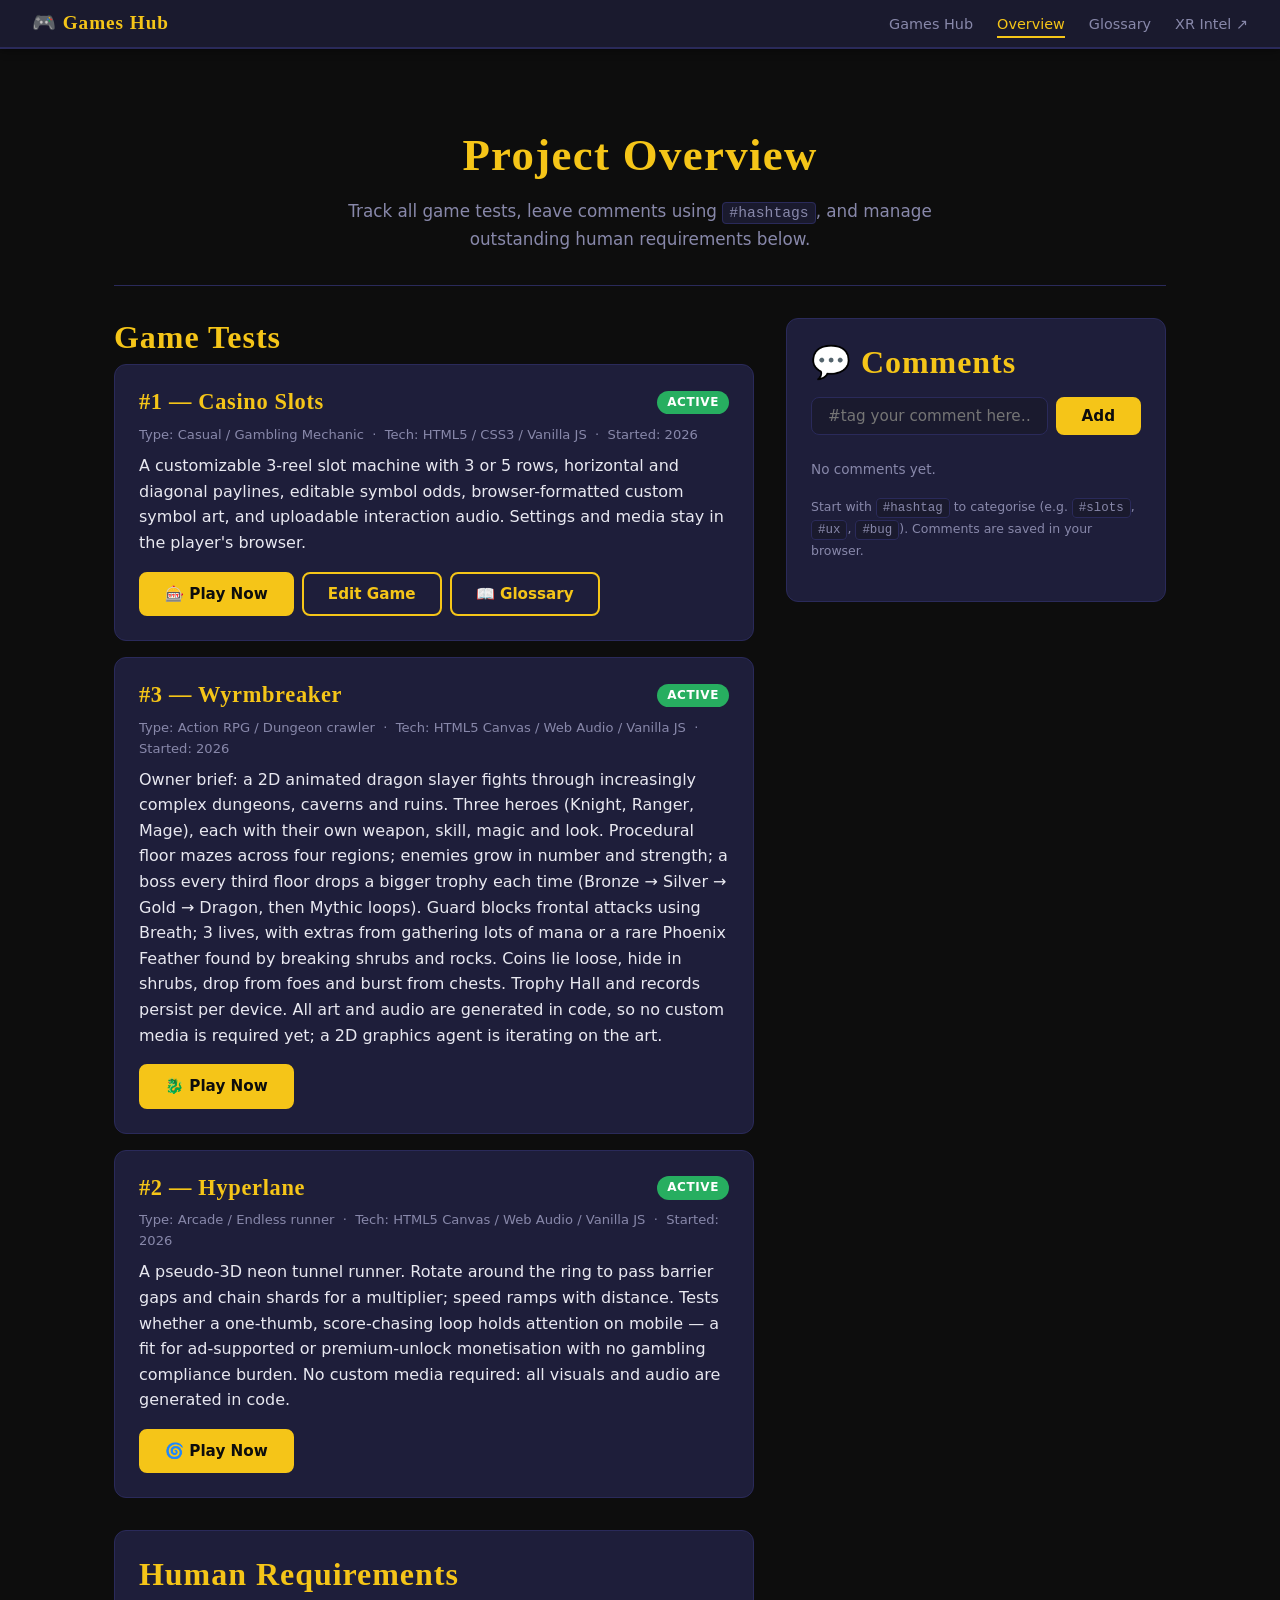
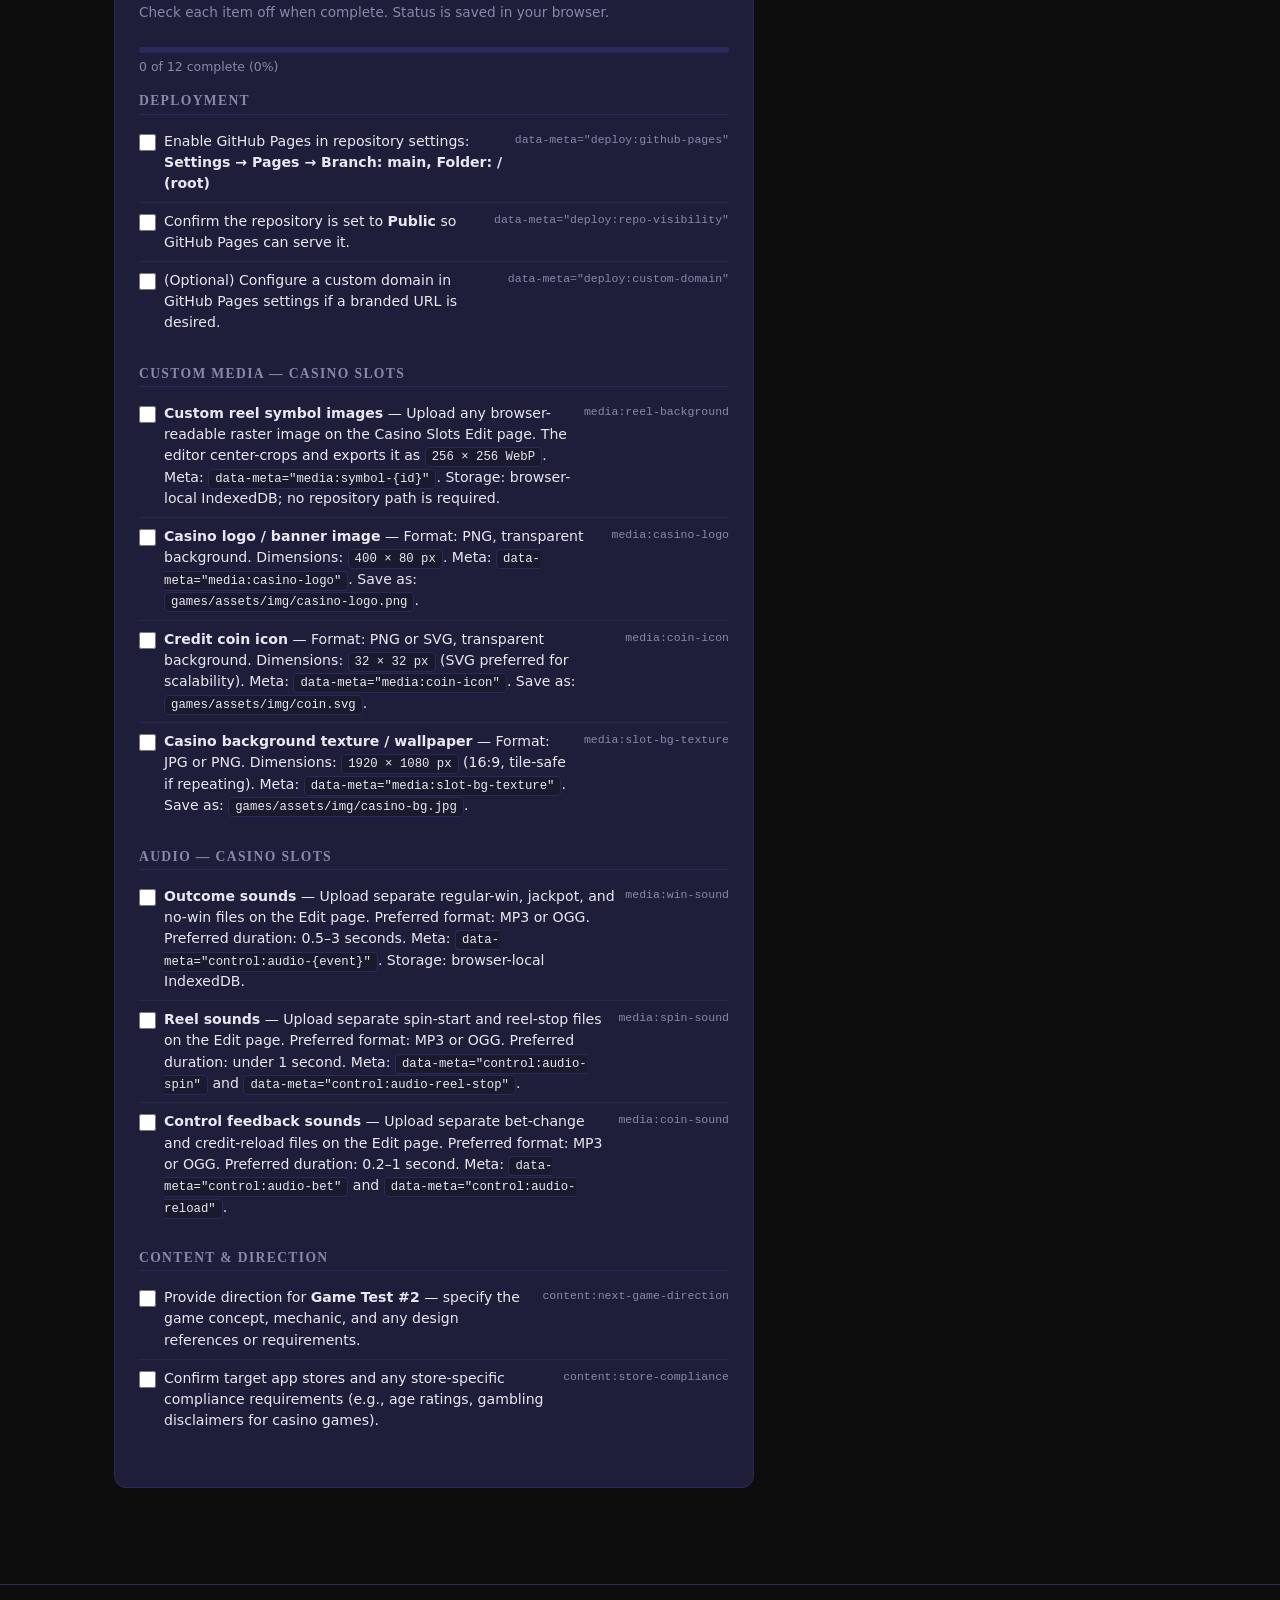
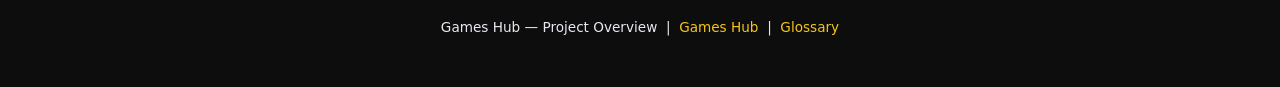
<file: games/overview.html>
<!DOCTYPE html>
<html lang="en">
<head>
  <!-- ============================================================
       Meta Tags — games/overview.html
       What:  Page-level metadata for the project overview page
       Why:   SEO, social sharing, browser rendering hints
       When:  Parsed by browser on every page load
       Where: <head> of games/overview.html
       ============================================================ -->
  <meta charset="UTF-8" data-meta="meta:charset">
  <meta name="viewport" content="width=device-width, initial-scale=1.0" data-meta="meta:viewport">
  <meta name="description" content="Games Hub Overview — game test summaries, owner comments, and human requirements tracker." data-meta="meta:description">
  <meta name="keywords" content="overview, game tests, human requirements, comments, Games Hub" data-meta="meta:keywords">
  <meta name="author" content="XR Intel" data-meta="meta:author">
  <meta name="robots" content="index, follow" data-meta="meta:robots">
  <meta property="og:title" content="Overview — Games Hub" data-meta="meta:og-title">
  <meta property="og:description" content="Project overview, comments, and human requirements tracker." data-meta="meta:og-description">
  <meta property="og:type" content="website" data-meta="meta:og-type">
  <title>Overview — Games Hub</title>
  <link rel="icon" href="data:image/svg+xml,%3Csvg xmlns='http://www.w3.org/2000/svg' viewBox='0 0 16 16'%3E%3Ctext y='14' font-size='14'%3E%F0%9F%8E%B0%3C/text%3E%3C/svg%3E" data-meta="link:favicon">
  <link rel="stylesheet" href="assets/css/theme.css" data-meta="link:theme-css">
  <style data-meta="style:overview-page">
    /* ---- Two-column layout for desktop ---- */
    .overview-layout {
      display: grid;
      grid-template-columns: 1fr 380px;
      gap: var(--space-xl);
      align-items: start;
    }
    @media (max-width: 860px) {
      .overview-layout { grid-template-columns: minmax(0, 1fr); }
    }

    /* ---- Game test cards ---- */
    .test-card {
      margin-bottom: var(--space-md);
    }
    .test-card__header {
      display: flex;
      align-items: center;
      justify-content: space-between;
      gap: var(--space-sm);
      flex-wrap: wrap;
      margin-bottom: var(--space-sm);
    }
    .test-card__header h3 { margin: 0; }
    .test-card__meta {
      font-size: 0.82rem;
      color: var(--colour-text-muted);
      margin-bottom: var(--space-sm);
    }
    .test-card__actions {
      display: flex;
      gap: var(--space-sm);
      flex-wrap: wrap;
      margin-top: var(--space-md);
    }

    /* ---- Comment system ---- */
    .comments-section {
      background: var(--colour-surface-card);
      border: 1px solid var(--colour-border);
      border-radius: var(--radius-lg);
      padding: var(--space-lg);
    }
    .comments-section h2 { margin-bottom: var(--space-md); }

    .comment-input-row {
      display: flex;
      gap: var(--space-sm);
      margin-bottom: var(--space-md);
    }
    .comment-input-row input {
      flex: 1;
    }

    .comments-list {
      list-style: none;
      display: flex;
      flex-direction: column;
      gap: var(--space-sm);
      max-height: 320px;
      overflow-y: auto;
      padding-right: 4px;
    }
    .comments-list::-webkit-scrollbar { width: 4px; }
    .comments-list::-webkit-scrollbar-track { background: var(--colour-surface); }
    .comments-list::-webkit-scrollbar-thumb { background: var(--colour-border); border-radius: 2px; }

    .comment-item {
      background: var(--colour-surface-alt);
      border: 1px solid var(--colour-border);
      border-radius: var(--radius-md);
      padding: var(--space-sm) var(--space-md);
      display: flex;
      align-items: flex-start;
      justify-content: space-between;
      gap: var(--space-sm);
    }
    .comment-item__body {
      flex: 1;
      font-size: 0.88rem;
      word-break: break-word;
      line-height: 1.5;
    }
    .comment-item__tag {
      color: var(--colour-accent);
      font-weight: 700;
    }
    .comment-item__time {
      font-size: 0.72rem;
      color: var(--colour-text-muted);
      white-space: nowrap;
    }
    .comment-item__del {
      background: none;
      border: none;
      color: var(--colour-danger);
      cursor: pointer;
      font-size: 1rem;
      line-height: 1;
      padding: 0 2px;
      opacity: 0.5;
      transition: opacity var(--transition-fast);
    }
    .comment-item__del:hover { opacity: 1; }

    .comment-hint {
      font-size: 0.78rem;
      color: var(--colour-text-muted);
      margin-top: var(--space-sm);
    }
    .comment-hint code { font-size: 0.78rem; }

    /* ---- Human requirements ---- */
    .requirements-section {
      background: var(--colour-surface-card);
      border: 1px solid var(--colour-border);
      border-radius: var(--radius-lg);
      padding: var(--space-lg);
      margin-top: var(--space-xl);
    }
    .requirements-section h2 { margin-bottom: var(--space-sm); }
    .requirements-section .section-subtitle {
      font-size: 0.85rem;
      color: var(--colour-text-muted);
      margin-bottom: var(--space-lg);
    }

    .req-group { margin-bottom: var(--space-lg); }
    .req-group h3 {
      font-size: 0.85rem;
      text-transform: uppercase;
      letter-spacing: 0.1em;
      color: var(--colour-text-muted);
      border-bottom: 1px solid var(--colour-border);
      padding-bottom: var(--space-xs);
      margin-bottom: var(--space-sm);
    }

    .req-item {
      display: flex;
      align-items: flex-start;
      gap: var(--space-sm);
      padding: var(--space-sm) 0;
      border-bottom: 1px solid rgba(255,255,255,0.04);
    }
    .req-item:last-child { border-bottom: none; }

    .req-item input[type="checkbox"] {
      width: 17px;
      height: 17px;
      min-width: 17px;
      cursor: pointer;
      accent-color: var(--colour-accent);
      margin-top: 3px;
    }

    .req-item__label {
      flex: 1;
      font-size: 0.88rem;
      line-height: 1.5;
      cursor: pointer;
    }
    .req-item.done .req-item__label {
      text-decoration: line-through;
      color: var(--colour-text-muted);
    }

    .req-item__tag {
      font-size: 0.72rem;
      color: var(--colour-text-muted);
      font-family: var(--font-mono);
      overflow-wrap: anywhere;
    }

    /* Progress bar */
    .req-progress {
      margin: var(--space-md) 0;
    }
    .req-progress__bar {
      height: 6px;
      background: var(--colour-border);
      border-radius: var(--radius-full);
      overflow: hidden;
    }
    .req-progress__fill {
      height: 100%;
      background: var(--colour-accent);
      border-radius: var(--radius-full);
      transition: width var(--transition-slow);
    }
    .req-progress__label {
      font-size: 0.78rem;
      color: var(--colour-text-muted);
      margin-top: 4px;
    }

    /* Sidebar sticky */
    .sidebar-sticky {
      position: sticky;
      top: calc(56px + var(--space-md));
    }
  </style>
</head>
<body data-meta="body:overview-page">

  <!-- Primary Navigation -->
  <nav class="site-nav" data-meta="navigation:primary" aria-label="Primary navigation">
    <a href="index.html" class="site-nav__brand" data-meta="nav:brand-link">🎮 Games Hub</a>
    <ul class="site-nav__links" data-meta="nav:link-list">
      <li><a href="index.html"    data-meta="nav:link-hub">Games Hub</a></li>
      <li><a href="overview.html" class="active" data-meta="nav:link-overview">Overview</a></li>
      <li><a href="glossary.html" data-meta="nav:link-glossary">Glossary</a></li>
      <li><a href="/" data-meta="nav:link-xrintel">XR Intel ↗</a></li>
    </ul>
  </nav>

  <!-- Page content -->
  <div class="page-wrapper" data-meta="container:page-wrapper">

    <!-- Page header -->
    <header class="page-header" data-meta="section:page-header">
      <h1 data-meta="heading:page-title">Project Overview</h1>
      <p data-meta="text:page-subtitle">
        Track all game tests, leave comments using <code>#hashtags</code>, and manage
        outstanding human requirements below.
      </p>
    </header>

    <div class="overview-layout" data-meta="container:overview-layout">

      <!-- Left column: game tests + requirements -->
      <div data-meta="container:main-column">

        <!-- Game Tests -->
        <section data-meta="section:game-tests" aria-labelledby="tests-heading">
          <h2 id="tests-heading" data-meta="heading:game-tests">Game Tests</h2>

          <!-- Test #1: Casino Slots -->
          <article class="card test-card" data-meta="card:test-slots" id="test-casino-slots"
                   aria-labelledby="test-slots-title">
            <div class="test-card__header" data-meta="container:test-slots-header">
              <h3 id="test-slots-title" data-meta="heading:test-slots">
                #1 — Casino Slots
              </h3>
              <span class="badge badge-active" data-meta="badge:test-slots-status">Active</span>
            </div>
            <p class="test-card__meta" data-meta="text:test-slots-meta">
              Type: Casual / Gambling Mechanic &nbsp;·&nbsp;
              Tech: HTML5 / CSS3 / Vanilla JS &nbsp;·&nbsp;
              Started: 2026
            </p>
            <p data-meta="text:test-slots-desc">
              A customizable 3-reel slot machine with 3 or 5 rows, horizontal and diagonal
              paylines, editable symbol odds, browser-formatted custom symbol art, and
              uploadable interaction audio. Settings and media stay in the player's browser.
            </p>
            <div class="test-card__actions" data-meta="container:test-slots-actions">
              <a href="casino-slots/index.html" class="btn btn-primary" data-meta="link:play-slots">
                🎰 Play Now
              </a>
              <a href="casino-slots/edit.html" class="btn btn-outline" data-meta="link:edit-slots">
                Edit Game
              </a>
              <a href="glossary.html#casino-slots" class="btn btn-outline" data-meta="link:slots-glossary">
                📖 Glossary
              </a>
            </div>
          </article>

          <!-- Test #3: Wyrmbreaker -->
          <article class="card test-card" data-meta="card:test-wyrmbreaker" id="test-wyrmbreaker"
                   aria-labelledby="test-wyrmbreaker-title">
            <div class="test-card__header" data-meta="container:test-wyrmbreaker-header">
              <h3 id="test-wyrmbreaker-title" data-meta="heading:test-wyrmbreaker">#3 — Wyrmbreaker</h3>
              <span class="badge badge-active" data-meta="badge:test-wyrmbreaker-status">Active</span>
            </div>
            <p class="test-card__meta" data-meta="text:test-wyrmbreaker-meta">
              Type: Action RPG / Dungeon crawler &nbsp;·&nbsp;
              Tech: HTML5 Canvas / Web Audio / Vanilla JS &nbsp;·&nbsp;
              Started: 2026
            </p>
            <p data-meta="text:test-wyrmbreaker-desc">
              Owner brief: a 2D animated dragon slayer fights through increasingly complex
              dungeons, caverns and ruins. Three heroes (Knight, Ranger, Mage), each with their own
              weapon, skill, magic and look. Procedural floor mazes across four regions; enemies grow
              in number and strength; a boss every third floor drops a bigger trophy each time
              (Bronze → Silver → Gold → Dragon, then Mythic loops). Guard blocks frontal attacks
              using Breath; 3 lives, with extras from gathering lots of mana or a rare Phoenix Feather
              found by breaking shrubs and rocks. Coins lie loose, hide in shrubs, drop from foes and
              burst from chests. Trophy Hall and records persist per device. All art and audio are
              generated in code, so no custom media is required yet; a 2D graphics agent is
              iterating on the art.
            </p>
            <div class="test-card__actions" data-meta="container:test-wyrmbreaker-actions">
              <a href="wyrmbreaker/index.html" class="btn btn-primary" data-meta="link:play-wyrmbreaker">
                🐉 Play Now
              </a>
            </div>
          </article>

          <!-- Test #2: Hyperlane -->
          <article class="card test-card" data-meta="card:test-hyperlane" id="test-hyperlane"
                   aria-labelledby="test-hyperlane-title">
            <div class="test-card__header" data-meta="container:test-hyperlane-header">
              <h3 id="test-hyperlane-title" data-meta="heading:test-hyperlane">#2 — Hyperlane</h3>
              <span class="badge badge-active" data-meta="badge:test-hyperlane-status">Active</span>
            </div>
            <p class="test-card__meta" data-meta="text:test-hyperlane-meta">
              Type: Arcade / Endless runner &nbsp;·&nbsp;
              Tech: HTML5 Canvas / Web Audio / Vanilla JS &nbsp;·&nbsp;
              Started: 2026
            </p>
            <p data-meta="text:test-hyperlane-desc">
              A pseudo-3D neon tunnel runner. Rotate around the ring to pass barrier gaps and
              chain shards for a multiplier; speed ramps with distance. Tests whether a
              one-thumb, score-chasing loop holds attention on mobile — a fit for ad-supported
              or premium-unlock monetisation with no gambling compliance burden. No custom
              media required: all visuals and audio are generated in code.
            </p>
            <div class="test-card__actions" data-meta="container:test-hyperlane-actions">
              <a href="hyperlane/index.html" class="btn btn-primary" data-meta="link:play-hyperlane">
                🌀 Play Now
              </a>
            </div>
          </article>

        </section>

        <!-- Human Requirements -->
        <section class="requirements-section mt-xl" data-meta="section:human-requirements"
                 aria-labelledby="req-heading" id="human-requirements">
          <h2 id="req-heading" data-meta="heading:human-requirements">Human Requirements</h2>
          <p class="section-subtitle" data-meta="text:req-subtitle">
            Check each item off when complete. Status is saved in your browser.
          </p>

          <!-- Progress bar -->
          <div class="req-progress" data-meta="widget:req-progress" aria-label="Completion progress">
            <div class="req-progress__bar" data-meta="container:progress-bar">
              <div class="req-progress__fill" id="req-progress-fill" style="width:0%;"
                   data-meta="display:progress-fill" role="progressbar"
                   aria-valuenow="0" aria-valuemin="0" aria-valuemax="100"></div>
            </div>
            <div class="req-progress__label" id="req-progress-label" data-meta="display:progress-label">
              0 of 0 complete
            </div>
          </div>

          <!-- Group: Deployment -->
          <div class="req-group" data-meta="container:req-group-deployment">
            <h3 data-meta="heading:req-group-deployment">Deployment</h3>

            <div class="req-item" data-meta="req-item:github-pages" id="req-github-pages">
              <input type="checkbox" id="req-cb-github-pages" data-req="github-pages"
                     data-meta="control:req-cb-github-pages" aria-describedby="req-github-pages-label">
              <label class="req-item__label" for="req-cb-github-pages"
                     id="req-github-pages-label" data-meta="label:req-github-pages">
                Enable GitHub Pages in repository settings:
                <strong>Settings → Pages → Branch: main, Folder: / (root)</strong>
              </label>
              <span class="req-item__tag" data-meta="tag:req-github-pages">data-meta="deploy:github-pages"</span>
            </div>

            <div class="req-item" data-meta="req-item:repo-public" id="req-repo-public">
              <input type="checkbox" id="req-cb-repo-public" data-req="repo-public"
                     data-meta="control:req-cb-repo-public" aria-describedby="req-repo-public-label">
              <label class="req-item__label" for="req-cb-repo-public"
                     id="req-repo-public-label" data-meta="label:req-repo-public">
                Confirm the repository is set to <strong>Public</strong> so GitHub Pages can serve it.
              </label>
              <span class="req-item__tag" data-meta="tag:req-repo-public">data-meta="deploy:repo-visibility"</span>
            </div>

            <div class="req-item" data-meta="req-item:custom-domain" id="req-custom-domain">
              <input type="checkbox" id="req-cb-custom-domain" data-req="custom-domain"
                     data-meta="control:req-cb-custom-domain" aria-describedby="req-custom-domain-label">
              <label class="req-item__label" for="req-cb-custom-domain"
                     id="req-custom-domain-label" data-meta="label:req-custom-domain">
                (Optional) Configure a custom domain in GitHub Pages settings if a branded URL is desired.
              </label>
              <span class="req-item__tag" data-meta="tag:req-custom-domain">data-meta="deploy:custom-domain"</span>
            </div>
          </div>

          <!-- Group: Custom Media -->
          <div class="req-group" data-meta="container:req-group-media">
            <h3 data-meta="heading:req-group-media">Custom Media — Casino Slots</h3>

            <div class="req-item" data-meta="req-item:reel-bg" id="req-reel-bg">
              <input type="checkbox" id="req-cb-reel-bg" data-req="reel-bg"
                     data-meta="control:req-cb-reel-bg" aria-describedby="req-reel-bg-label">
              <label class="req-item__label" for="req-cb-reel-bg"
                     id="req-reel-bg-label" data-meta="label:req-reel-bg">
                <strong>Custom reel symbol images</strong> —
                Upload any browser-readable raster image on the Casino Slots Edit page.
                The editor center-crops and exports it as <code>256 × 256 WebP</code>.
                Meta: <code>data-meta="media:symbol-{id}"</code>.
                Storage: browser-local IndexedDB; no repository path is required.
              </label>
              <span class="req-item__tag" data-meta="tag:req-reel-bg">media:reel-background</span>
            </div>

            <div class="req-item" data-meta="req-item:casino-logo" id="req-casino-logo">
              <input type="checkbox" id="req-cb-casino-logo" data-req="casino-logo"
                     data-meta="control:req-cb-casino-logo" aria-describedby="req-casino-logo-label">
              <label class="req-item__label" for="req-cb-casino-logo"
                     id="req-casino-logo-label" data-meta="label:req-casino-logo">
                <strong>Casino logo / banner image</strong> —
                Format: PNG, transparent background.
                Dimensions: <code>400 × 80 px</code>.
                Meta: <code>data-meta="media:casino-logo"</code>.
                Save as: <code>games/assets/img/casino-logo.png</code>.
              </label>
              <span class="req-item__tag" data-meta="tag:req-casino-logo">media:casino-logo</span>
            </div>

            <div class="req-item" data-meta="req-item:coin-icon" id="req-coin-icon">
              <input type="checkbox" id="req-cb-coin-icon" data-req="coin-icon"
                     data-meta="control:req-cb-coin-icon" aria-describedby="req-coin-icon-label">
              <label class="req-item__label" for="req-cb-coin-icon"
                     id="req-coin-icon-label" data-meta="label:req-coin-icon">
                <strong>Credit coin icon</strong> —
                Format: PNG or SVG, transparent background.
                Dimensions: <code>32 × 32 px</code> (SVG preferred for scalability).
                Meta: <code>data-meta="media:coin-icon"</code>.
                Save as: <code>games/assets/img/coin.svg</code>.
              </label>
              <span class="req-item__tag" data-meta="tag:req-coin-icon">media:coin-icon</span>
            </div>

            <div class="req-item" data-meta="req-item:slot-bg-texture" id="req-slot-bg-texture">
              <input type="checkbox" id="req-cb-slot-bg-texture" data-req="slot-bg-texture"
                     data-meta="control:req-cb-slot-bg-texture" aria-describedby="req-slot-bg-texture-label">
              <label class="req-item__label" for="req-cb-slot-bg-texture"
                     id="req-slot-bg-texture-label" data-meta="label:req-slot-bg-texture">
                <strong>Casino background texture / wallpaper</strong> —
                Format: JPG or PNG.
                Dimensions: <code>1920 × 1080 px</code> (16:9, tile-safe if repeating).
                Meta: <code>data-meta="media:slot-bg-texture"</code>.
                Save as: <code>games/assets/img/casino-bg.jpg</code>.
              </label>
              <span class="req-item__tag" data-meta="tag:req-slot-bg-texture">media:slot-bg-texture</span>
            </div>
          </div>

          <!-- Group: Audio -->
          <div class="req-group" data-meta="container:req-group-audio">
            <h3 data-meta="heading:req-group-audio">Audio — Casino Slots</h3>

            <div class="req-item" data-meta="req-item:win-sound" id="req-win-sound">
              <input type="checkbox" id="req-cb-win-sound" data-req="win-sound"
                     data-meta="control:req-cb-win-sound" aria-describedby="req-win-sound-label">
              <label class="req-item__label" for="req-cb-win-sound"
                     id="req-win-sound-label" data-meta="label:req-win-sound">
                <strong>Outcome sounds</strong> —
                Upload separate regular-win, jackpot, and no-win files on the Edit page.
                Preferred format: MP3 or OGG. Preferred duration: 0.5–3 seconds.
                Meta: <code>data-meta="control:audio-{event}"</code>.
                Storage: browser-local IndexedDB.
              </label>
              <span class="req-item__tag" data-meta="tag:req-win-sound">media:win-sound</span>
            </div>

            <div class="req-item" data-meta="req-item:spin-sound" id="req-spin-sound">
              <input type="checkbox" id="req-cb-spin-sound" data-req="spin-sound"
                     data-meta="control:req-cb-spin-sound" aria-describedby="req-spin-sound-label">
              <label class="req-item__label" for="req-cb-spin-sound"
                     id="req-spin-sound-label" data-meta="label:req-spin-sound">
                <strong>Reel sounds</strong> —
                Upload separate spin-start and reel-stop files on the Edit page.
                Preferred format: MP3 or OGG. Preferred duration: under 1 second.
                Meta: <code>data-meta="control:audio-spin"</code> and
                <code>data-meta="control:audio-reel-stop"</code>.
              </label>
              <span class="req-item__tag" data-meta="tag:req-spin-sound">media:spin-sound</span>
            </div>

            <div class="req-item" data-meta="req-item:coin-sound" id="req-coin-sound">
              <input type="checkbox" id="req-cb-coin-sound" data-req="coin-sound"
                     data-meta="control:req-cb-coin-sound" aria-describedby="req-coin-sound-label">
              <label class="req-item__label" for="req-cb-coin-sound"
                     id="req-coin-sound-label" data-meta="label:req-coin-sound">
                <strong>Control feedback sounds</strong> —
                Upload separate bet-change and credit-reload files on the Edit page.
                Preferred format: MP3 or OGG. Preferred duration: 0.2–1 second.
                Meta: <code>data-meta="control:audio-bet"</code> and
                <code>data-meta="control:audio-reload"</code>.
              </label>
              <span class="req-item__tag" data-meta="tag:req-coin-sound">media:coin-sound</span>
            </div>
          </div>

          <!-- Group: Content -->
          <div class="req-group" data-meta="container:req-group-content">
            <h3 data-meta="heading:req-group-content">Content &amp; Direction</h3>

            <div class="req-item" data-meta="req-item:next-game" id="req-next-game">
              <input type="checkbox" id="req-cb-next-game" data-req="next-game"
                     data-meta="control:req-cb-next-game" aria-describedby="req-next-game-label">
              <label class="req-item__label" for="req-cb-next-game"
                     id="req-next-game-label" data-meta="label:req-next-game">
                Provide direction for <strong>Game Test #2</strong> — specify the game concept, mechanic,
                and any design references or requirements.
              </label>
              <span class="req-item__tag" data-meta="tag:req-next-game">content:next-game-direction</span>
            </div>

            <div class="req-item" data-meta="req-item:store-target" id="req-store-target">
              <input type="checkbox" id="req-cb-store-target" data-req="store-target"
                     data-meta="control:req-cb-store-target" aria-describedby="req-store-target-label">
              <label class="req-item__label" for="req-cb-store-target"
                     id="req-store-target-label" data-meta="label:req-store-target">
                Confirm target app stores and any store-specific compliance requirements
                (e.g., age ratings, gambling disclaimers for casino games).
              </label>
              <span class="req-item__tag" data-meta="tag:req-store-target">content:store-compliance</span>
            </div>
          </div>

        </section><!-- /.requirements-section -->

      </div><!-- /.main-column -->

      <!-- Right column: comments sidebar -->
      <aside data-meta="aside:comments-sidebar">
        <div class="sidebar-sticky" data-meta="container:sidebar-sticky">

          <!-- Comment system -->
          <section class="comments-section" data-meta="section:comments"
                   aria-labelledby="comments-heading">
            <h2 id="comments-heading" data-meta="heading:comments">💬 Comments</h2>

            <div class="comment-input-row" data-meta="container:comment-input-row">
              <input type="text" id="comment-input"
                     placeholder="#tag your comment here…"
                     aria-label="Type a comment with a #hashtag"
                     data-meta="control:comment-input"
                     maxlength="280">
              <button class="btn btn-primary" id="comment-add-btn"
                      data-meta="control:comment-add-btn"
                      aria-label="Add comment">Add</button>
            </div>

            <ul class="comments-list" id="comments-list"
                data-meta="display:comments-list"
                aria-label="Posted comments" aria-live="polite">
              <!-- Comments injected by JS -->
            </ul>

            <p class="comment-hint" data-meta="text:comment-hint">
              Start with <code>#hashtag</code> to categorise (e.g.
              <code>#slots</code>, <code>#ux</code>, <code>#bug</code>).
              Comments are saved in your browser.
            </p>
          </section>

        </div>
      </aside>

    </div><!-- /.overview-layout -->

  </div><!-- /.page-wrapper -->

  <!-- Site Footer -->
  <footer class="site-footer" data-meta="footer:site">
    <p data-meta="text:footer">
      Games Hub — Project Overview &nbsp;|&nbsp;
      <a href="index.html" data-meta="footer-link:hub">Games Hub</a> &nbsp;|&nbsp;
      <a href="glossary.html" data-meta="footer-link:glossary">Glossary</a>
    </p>
  </footer>

  <script data-meta="script:overview">
    /* ============================================================
       overview.js (inline) — Comments & Human Requirements logic
       What:  Manages hashtag comment posts and checkbox persistence
       Why:   Provides owner with an interactive tracking interface
       How:   localStorage read/write for both comments and req states
       When:  Runs on page load; reacts to user input events
       Where: Embedded in games/overview.html
       ============================================================ */

    'use strict';

    // ---- Storage keys ----
    // data-meta="data:storage-keys"
    const STORAGE_COMMENTS = 'wmag_comments_v1';
    const STORAGE_REQS     = 'wmag_requirements_v1';

    // ---- Comments ----
    // data-meta="function:comments-module"
    const commentInput   = document.getElementById('comment-input');
    const commentAddBtn  = document.getElementById('comment-add-btn');
    const commentsList   = document.getElementById('comments-list');

    function loadComments() {
      try { return JSON.parse(localStorage.getItem(STORAGE_COMMENTS)) || []; }
      catch { return []; }
    }

    function saveComments(comments) {
      localStorage.setItem(STORAGE_COMMENTS, JSON.stringify(comments));
    }

    function renderComments(comments) {
      commentsList.innerHTML = '';
      if (comments.length === 0) {
        commentsList.innerHTML = '<li style="color:var(--colour-text-muted);font-size:0.85rem;padding:8px 0;">No comments yet.</li>';
        return;
      }
      [...comments].reverse().forEach((c, idx) => {
        const realIdx = comments.length - 1 - idx;
        const li = document.createElement('li');
        li.className = 'comment-item';
        li.dataset.meta = `comment-item:${realIdx}`;

        // Parse hashtags for highlighting
        const bodyHtml = c.text.replace(/(#[\w-]+)/g,
          '<span class="comment-item__tag">$1</span>');

        li.innerHTML = `
          <span class="comment-item__body" data-meta="comment-body:${realIdx}">${bodyHtml}</span>
          <span class="comment-item__time" data-meta="comment-time:${realIdx}">${c.time}</span>
          <button class="comment-item__del" data-idx="${realIdx}"
                  data-meta="control:comment-del-${realIdx}"
                  aria-label="Delete this comment" title="Delete">×</button>`;
        commentsList.appendChild(li);
      });

      // Delete buttons
      commentsList.querySelectorAll('.comment-item__del').forEach(btn => {
        btn.addEventListener('click', () => {
          const comments = loadComments();
          comments.splice(parseInt(btn.dataset.idx, 10), 1);
          saveComments(comments);
          renderComments(loadComments());
        });
      });
    }

    function addComment() {
      const text = commentInput.value.trim();
      if (!text) return;
      const comments = loadComments();
      const now = new Date();
      const time = now.toLocaleDateString('en-GB', {
        day: '2-digit', month: 'short', hour: '2-digit', minute: '2-digit'
      });
      comments.push({ text, time });
      saveComments(comments);
      renderComments(loadComments());
      commentInput.value = '';
      commentInput.focus();
    }

    commentAddBtn.addEventListener('click', addComment);
    commentInput.addEventListener('keydown', e => {
      if (e.key === 'Enter') { e.preventDefault(); addComment(); }
    });

    // ---- Human Requirements checkboxes ----
    // data-meta="function:requirements-module"

    function loadReqStates() {
      try { return JSON.parse(localStorage.getItem(STORAGE_REQS)) || {}; }
      catch { return {}; }
    }

    function saveReqStates(states) {
      localStorage.setItem(STORAGE_REQS, JSON.stringify(states));
    }

    function updateProgress() {
      const checkboxes = document.querySelectorAll('[data-req]');
      const states = loadReqStates();
      let done = 0;
      checkboxes.forEach(cb => { if (states[cb.dataset.req]) done++; });
      const total = checkboxes.length;
      const pct   = total ? Math.round((done / total) * 100) : 0;

      const fill  = document.getElementById('req-progress-fill');
      const label = document.getElementById('req-progress-label');
      if (fill)  { fill.style.width = pct + '%'; fill.setAttribute('aria-valuenow', pct); }
      if (label) label.textContent = `${done} of ${total} complete (${pct}%)`;
    }

    function initRequirements() {
      const states = loadReqStates();
      document.querySelectorAll('[data-req]').forEach(cb => {
        const key = cb.dataset.req;
        cb.checked = !!states[key];
        updateRowStyle(cb);

        cb.addEventListener('change', () => {
          const s = loadReqStates();
          s[key] = cb.checked;
          saveReqStates(s);
          updateRowStyle(cb);
          updateProgress();
        });
      });
      updateProgress();
    }

    function updateRowStyle(cb) {
      const row = cb.closest('.req-item');
      if (row) row.classList.toggle('done', cb.checked);
    }

    // ---- Init ----
    // data-meta="function:init"
    renderComments(loadComments());
    initRequirements();
  </script>

</body>
</html>
</file>
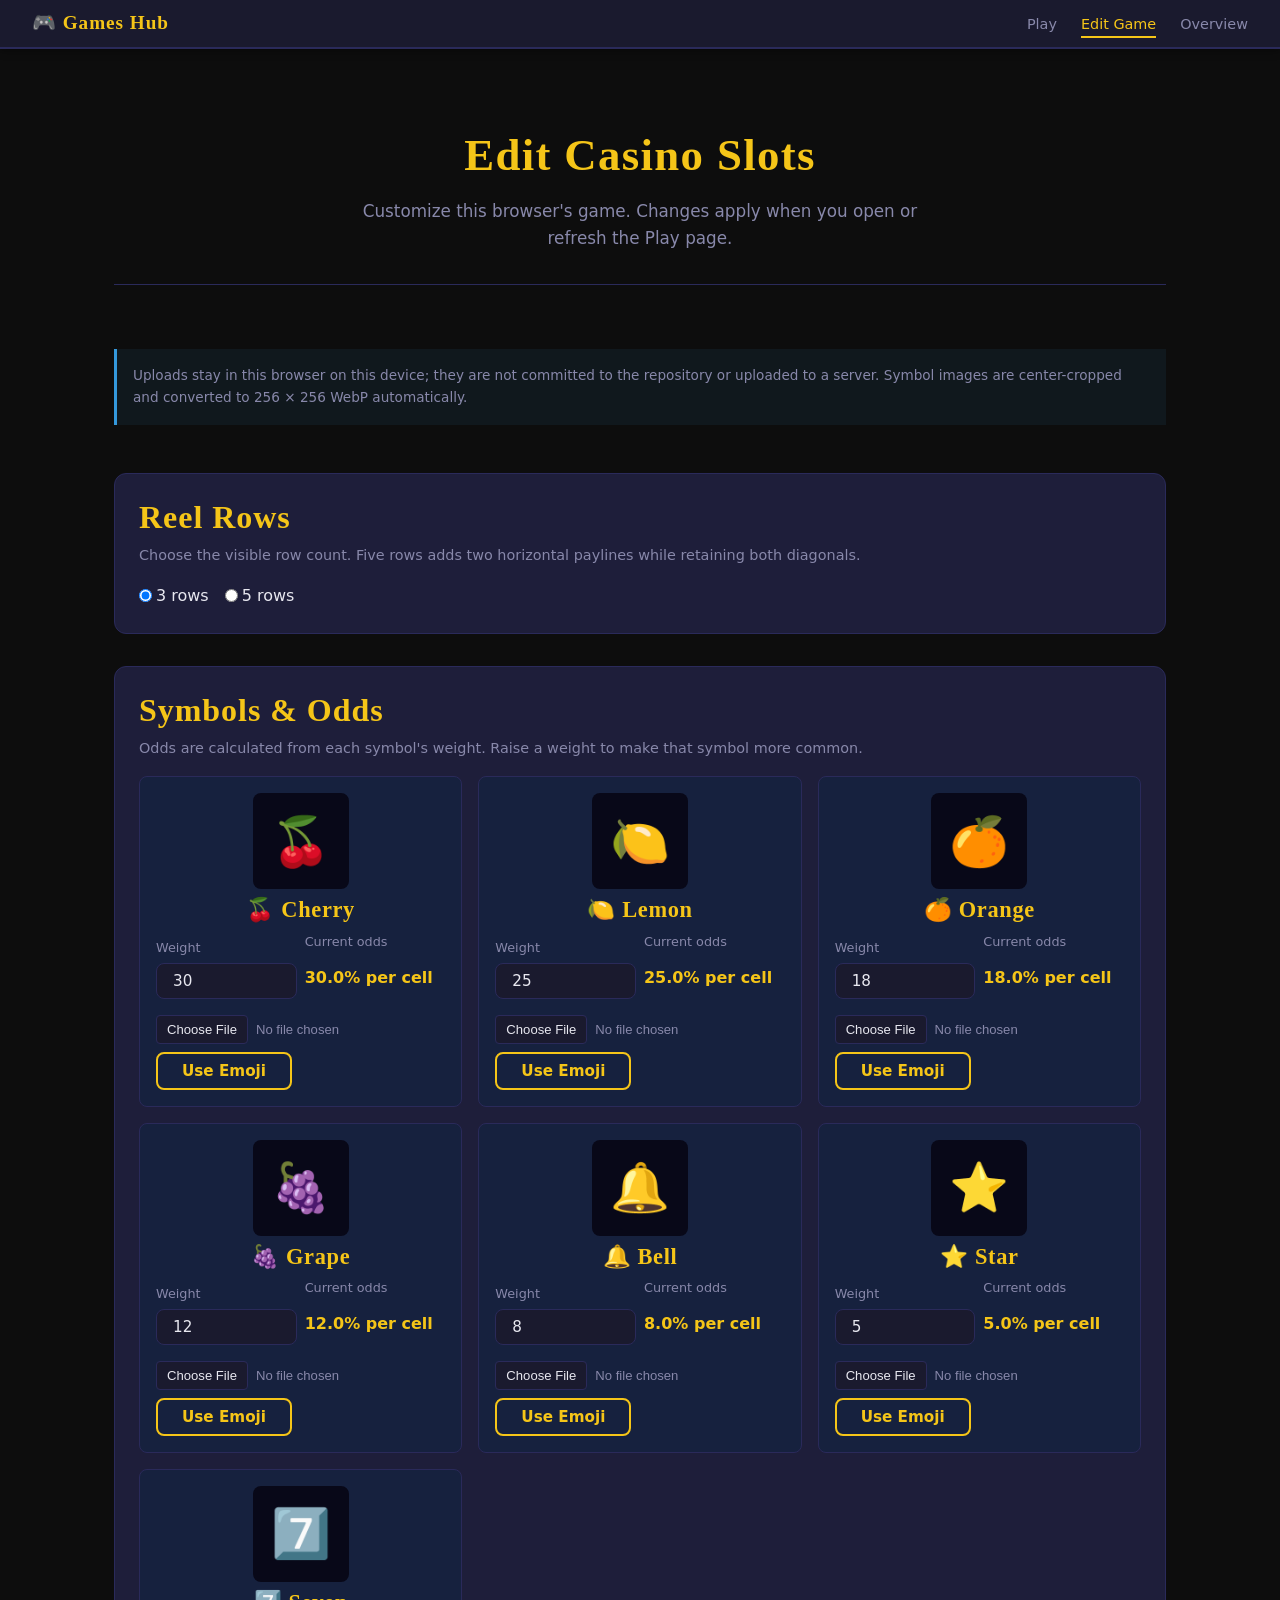
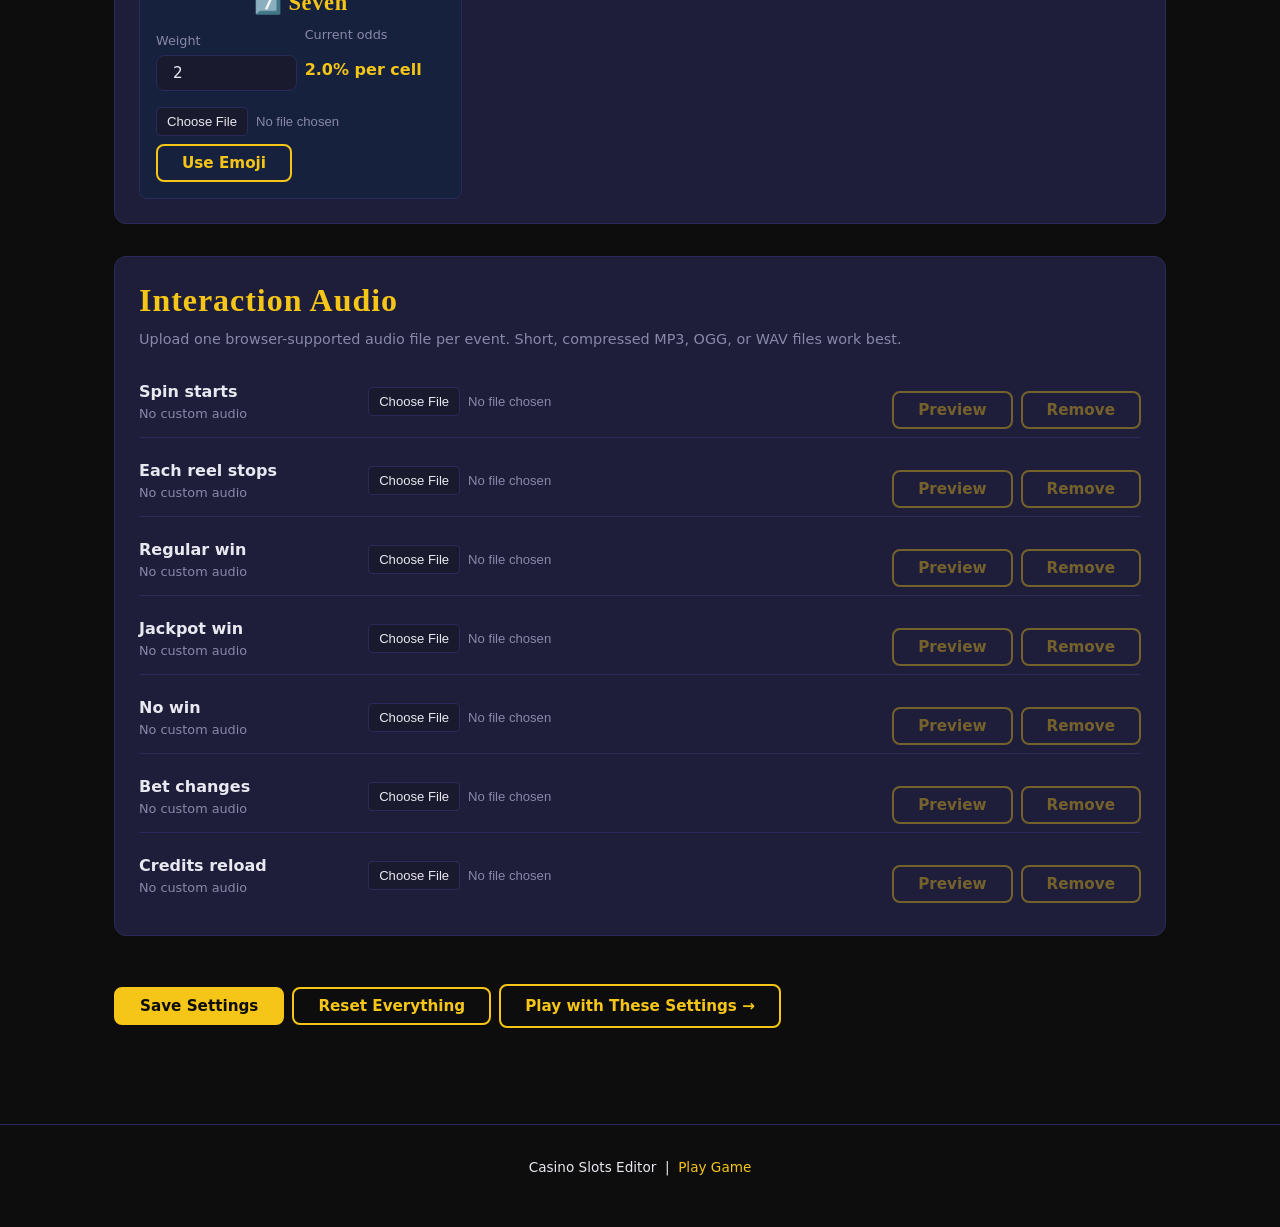
<file: games/casino-slots/edit.html>
<!DOCTYPE html>
<html lang="en">
<head>
  <!--
    What: Casino Slots browser-local editor metadata.
    Why: Makes symbol odds, custom art, row count, and event audio configurable.
    How: A static form backed by localStorage and IndexedDB.
    When: Used before launching the game in the same browser.
    Where: games/casino-slots/edit.html.
  -->
  <meta charset="UTF-8" data-meta="meta:charset">
  <meta name="viewport" content="width=device-width, initial-scale=1.0" data-meta="meta:viewport">
  <meta name="description" content="Customize Casino Slots symbols, odds, rows, and interaction audio." data-meta="meta:description">
  <title>Edit Casino Slots — Games Hub</title>
  <link rel="stylesheet" href="../assets/css/theme.css" data-meta="link:theme-css">
  <style data-meta="style:slots-editor">
    .editor-layout { display: grid; gap: var(--space-xl); }
    .editor-section { background: var(--colour-surface-card); border: 1px solid var(--colour-border); border-radius: var(--radius-lg); padding: var(--space-lg); }
    .section-intro { color: var(--colour-text-muted); font-size: 0.9rem; }
    .symbol-grid { display: grid; grid-template-columns: repeat(auto-fit, minmax(250px, 1fr)); gap: var(--space-md); }
    .symbol-card { background: var(--colour-surface-alt); border: 1px solid var(--colour-border); border-radius: var(--radius-md); padding: var(--space-md); }
    .symbol-preview { width: 96px; height: 96px; margin: 0 auto var(--space-sm); display: flex; align-items: center; justify-content: center; border-radius: var(--radius-md); background: #080818; font-size: 3rem; overflow: hidden; }
    .symbol-preview img { width: 100%; height: 100%; object-fit: contain; }
    .symbol-card h3 { text-align: center; }
    .field-row { display: grid; grid-template-columns: 1fr 1fr; gap: var(--space-sm); align-items: end; }
    .field label, .audio-label { display: block; color: var(--colour-text-muted); font-size: 0.8rem; margin-bottom: 4px; }
    .odds-value { min-height: 42px; display: flex; align-items: center; color: var(--colour-accent); font-weight: 700; }
    input[type="file"] { width: 100%; color: var(--colour-text-muted); font-size: 0.82rem; }
    input[type="file"]::file-selector-button { margin-right: var(--space-sm); padding: 6px 10px; border: 1px solid var(--colour-border); border-radius: var(--radius-sm); background: var(--colour-surface); color: var(--colour-text); cursor: pointer; }
    .card-actions, .page-actions, .audio-actions { display: flex; gap: var(--space-sm); align-items: center; flex-wrap: wrap; margin-top: var(--space-md); }
    .status { min-height: 24px; color: var(--colour-success); font-size: 0.85rem; }
    .status.error { color: var(--colour-danger); }
    .audio-grid { display: grid; gap: var(--space-sm); }
    .audio-row { display: grid; grid-template-columns: minmax(130px, 0.6fr) minmax(220px, 1.4fr) auto; gap: var(--space-sm); align-items: center; padding: var(--space-sm) 0; border-bottom: 1px solid var(--colour-border); }
    .audio-row:last-child { border-bottom: 0; }
    .audio-state { color: var(--colour-text-muted); font-size: 0.8rem; }
    .row-options { display: flex; gap: var(--space-md); }
    .row-option { display: flex; align-items: center; gap: var(--space-xs); cursor: pointer; }
    .privacy-note { padding: var(--space-md); border-left: 3px solid var(--colour-info); background: rgba(52,152,219,0.08); color: var(--colour-text-muted); font-size: 0.85rem; }
    @media (max-width: 680px) {
      .audio-row { grid-template-columns: 1fr; }
      .field-row { grid-template-columns: 1fr; }
    }
  </style>
</head>
<body data-meta="body:slots-editor">
  <nav class="site-nav" data-meta="navigation:primary" aria-label="Primary navigation">
    <a href="../index.html" class="site-nav__brand" data-meta="nav:brand-link">🎮 Games Hub</a>
    <ul class="site-nav__links" data-meta="nav:link-list">
      <li><a href="index.html" data-meta="nav:link-play">Play</a></li>
      <li><a href="edit.html" class="active" data-meta="nav:link-editor">Edit Game</a></li>
      <li><a href="../overview.html" data-meta="nav:link-overview">Overview</a></li>
    </ul>
  </nav>

  <main class="page-wrapper editor-layout" data-meta="main:slots-editor">
    <header class="page-header" data-meta="section:editor-header">
      <h1 data-meta="heading:editor-title">Edit Casino Slots</h1>
      <p data-meta="text:editor-subtitle">Customize this browser's game. Changes apply when you open or refresh the Play page.</p>
    </header>

    <p class="privacy-note" data-meta="text:local-storage-note">
      Uploads stay in this browser on this device; they are not committed to the repository or uploaded to a server.
      Symbol images are center-cropped and converted to 256 × 256 WebP automatically.
    </p>

    <section class="editor-section" data-meta="section:row-settings" aria-labelledby="rows-heading">
      <h2 id="rows-heading" data-meta="heading:row-settings">Reel Rows</h2>
      <p class="section-intro" data-meta="text:row-help">Choose the visible row count. Five rows adds two horizontal paylines while retaining both diagonals.</p>
      <div class="row-options" data-meta="container:row-options">
        <label class="row-option" data-meta="label:rows-3"><input type="radio" name="rows" value="3" data-meta="control:rows-3"> 3 rows</label>
        <label class="row-option" data-meta="label:rows-5"><input type="radio" name="rows" value="5" data-meta="control:rows-5"> 5 rows</label>
      </div>
    </section>

    <section class="editor-section" data-meta="section:symbol-editor" aria-labelledby="symbols-heading">
      <h2 id="symbols-heading" data-meta="heading:symbol-editor">Symbols &amp; Odds</h2>
      <p class="section-intro" data-meta="text:symbol-help">Odds are calculated from each symbol's weight. Raise a weight to make that symbol more common.</p>
      <div class="symbol-grid" id="symbol-grid" data-meta="container:symbol-grid"></div>
    </section>

    <section class="editor-section" data-meta="section:audio-editor" aria-labelledby="audio-heading">
      <h2 id="audio-heading" data-meta="heading:audio-editor">Interaction Audio</h2>
      <p class="section-intro" data-meta="text:audio-help">Upload one browser-supported audio file per event. Short, compressed MP3, OGG, or WAV files work best.</p>
      <div class="audio-grid" id="audio-grid" data-meta="container:audio-grid"></div>
    </section>

    <div class="page-actions" data-meta="container:editor-actions">
      <button class="btn btn-primary" id="save-btn" data-meta="control:save-settings">Save Settings</button>
      <button class="btn btn-outline" id="reset-btn" data-meta="control:reset-settings">Reset Everything</button>
      <a class="btn btn-outline" href="index.html" data-meta="link:preview-game">Play with These Settings →</a>
      <span class="status" id="page-status" role="status" aria-live="polite" data-meta="display:editor-status"></span>
    </div>
  </main>

  <footer class="site-footer" data-meta="footer:site">
    <p data-meta="text:footer">Casino Slots Editor &nbsp;|&nbsp; <a href="index.html" data-meta="footer-link:play">Play Game</a></p>
  </footer>

  <script src="config.js" data-meta="script:slot-config"></script>
  <script data-meta="script:slots-editor">
    'use strict';

    const settings = SlotConfig.getSettings();
    const mediaUrls = new Map();
    const symbolGrid = document.getElementById('symbol-grid');
    const audioGrid = document.getElementById('audio-grid');
    const pageStatus = document.getElementById('page-status');
    let symbolRenderVersion = 0;

    function setStatus(message, error = false) {
      pageStatus.textContent = message;
      pageStatus.classList.toggle('error', error);
    }

    function createPreview(symbol, blob, nextMediaUrls) {
      const preview = document.createElement('div');
      preview.className = 'symbol-preview';
      preview.dataset.meta = `display:symbol-preview-${symbol.id}`;
      if (blob) {
        const url = URL.createObjectURL(blob);
        nextMediaUrls.set(`image:${symbol.id}`, url);
        const image = document.createElement('img');
        image.src = url;
        image.alt = `${symbol.label} custom symbol`;
        preview.appendChild(image);
      } else {
        preview.textContent = symbol.emoji;
        preview.setAttribute('aria-label', `${symbol.label} default symbol`);
      }
      return preview;
    }

    function refreshOdds() {
      const inputs = [...document.querySelectorAll('.weight-input')];
      const total = inputs.reduce((sum, input) => sum + Math.max(1, Number(input.value) || 1), 0);
      inputs.forEach(input => {
        const chance = (Math.max(1, Number(input.value) || 1) / total) * 100;
        document.getElementById(`odds-${input.dataset.symbol}`).textContent = `${chance.toFixed(1)}% per cell`;
      });
    }

    async function renderSymbols() {
      const renderVersion = ++symbolRenderVersion;
      const fragment = document.createDocumentFragment();
      const nextMediaUrls = new Map();
      for (const symbol of settings.symbols) {
        const blob = await SlotConfig.getMedia(`image:${symbol.id}`);
        if (renderVersion !== symbolRenderVersion) {
          nextMediaUrls.forEach(url => URL.revokeObjectURL(url));
          return;
        }
        const card = document.createElement('article');
        card.className = 'symbol-card';
        card.dataset.meta = `card:symbol-${symbol.id}`;
        card.appendChild(createPreview(symbol, blob, nextMediaUrls));

        const title = document.createElement('h3');
        title.textContent = `${symbol.emoji} ${symbol.label}`;
        title.dataset.meta = `heading:symbol-${symbol.id}`;
        card.appendChild(title);

        const fields = document.createElement('div');
        fields.className = 'field-row';
        fields.dataset.meta = `container:symbol-fields-${symbol.id}`;
        fields.innerHTML = `
          <div class="field" data-meta="field:weight-${symbol.id}">
            <label for="weight-${symbol.id}" data-meta="label:weight-${symbol.id}">Weight</label>
            <input class="weight-input" id="weight-${symbol.id}" type="number" min="1" max="1000"
                   value="${symbol.weight}" data-symbol="${symbol.id}" data-meta="control:weight-${symbol.id}">
          </div>
          <div class="field" data-meta="field:odds-${symbol.id}">
            <span class="audio-label" data-meta="label:odds-${symbol.id}">Current odds</span>
            <span class="odds-value" id="odds-${symbol.id}" data-meta="display:odds-${symbol.id}"></span>
          </div>`;
        card.appendChild(fields);

        const actions = document.createElement('div');
        actions.className = 'card-actions';
        actions.dataset.meta = `container:symbol-actions-${symbol.id}`;
        actions.innerHTML = `
          <input type="file" accept="image/*" data-symbol="${symbol.id}"
                 aria-label="Upload image for ${symbol.label}" data-meta="control:image-${symbol.id}">
          <button class="btn btn-outline remove-image" type="button" data-symbol="${symbol.id}"
                  data-meta="control:remove-image-${symbol.id}">Use Emoji</button>`;
        card.appendChild(actions);
        fragment.appendChild(card);
      }

      mediaUrls.forEach(url => URL.revokeObjectURL(url));
      mediaUrls.clear();
      nextMediaUrls.forEach((url, key) => mediaUrls.set(key, url));
      symbolGrid.replaceChildren(fragment);
      document.querySelectorAll('.weight-input').forEach(input => input.addEventListener('input', refreshOdds));
      document.querySelectorAll('input[type="file"][data-symbol]').forEach(input => {
        input.addEventListener('change', () => updateSymbolImage(input));
      });
      document.querySelectorAll('.remove-image').forEach(button => {
        button.addEventListener('click', () => removeSymbolImage(button.dataset.symbol));
      });
      refreshOdds();
    }

    async function updateSymbolImage(input) {
      if (!input.files[0]) return;
      try {
        setStatus('Formatting image…');
        const blob = await SlotConfig.normalizeImage(input.files[0]);
        await SlotConfig.setMedia(`image:${input.dataset.symbol}`, blob);
        await renderSymbols();
        setStatus('Symbol image saved as 256 × 256 WebP.');
      } catch (error) {
        setStatus(error.message, true);
      }
    }

    async function removeSymbolImage(symbolId) {
      await SlotConfig.deleteMedia(`image:${symbolId}`);
      await renderSymbols();
      setStatus('Default emoji restored.');
    }

    async function renderAudio() {
      audioGrid.replaceChildren();
      for (const event of SlotConfig.audioEvents) {
        const blob = await SlotConfig.getMedia(`audio:${event.id}`);
        const row = document.createElement('div');
        row.className = 'audio-row';
        row.dataset.meta = `row:audio-${event.id}`;
        row.innerHTML = `
          <div data-meta="label:audio-${event.id}">
            <strong>${event.label}</strong>
            <div class="audio-state" data-meta="display:audio-state-${event.id}">${blob ? `${blob.type || 'Audio'} · ${Math.ceil(blob.size / 1024)} KB` : 'No custom audio'}</div>
          </div>
          <input type="file" accept="audio/*" data-audio-event="${event.id}"
                 aria-label="Upload audio for ${event.label}" data-meta="control:audio-${event.id}">
          <div class="audio-actions" data-meta="container:audio-actions-${event.id}">
            <button class="btn btn-outline preview-audio" type="button" data-audio-event="${event.id}"
                    ${blob ? '' : 'disabled'} data-meta="control:preview-audio-${event.id}">Preview</button>
            <button class="btn btn-outline remove-audio" type="button" data-audio-event="${event.id}"
                    ${blob ? '' : 'disabled'} data-meta="control:remove-audio-${event.id}">Remove</button>
          </div>`;
        audioGrid.appendChild(row);
      }

      document.querySelectorAll('[data-audio-event][type="file"]').forEach(input => {
        input.addEventListener('change', () => updateAudio(input));
      });
      document.querySelectorAll('.preview-audio').forEach(button => {
        button.addEventListener('click', () => previewAudio(button.dataset.audioEvent));
      });
      document.querySelectorAll('.remove-audio').forEach(button => {
        button.addEventListener('click', () => removeAudio(button.dataset.audioEvent));
      });
    }

    async function updateAudio(input) {
      const file = input.files[0];
      if (!file) return;
      if (!file.type.startsWith('audio/')) {
        setStatus('Choose a valid audio file.', true);
        return;
      }
      try {
        await SlotConfig.setMedia(`audio:${input.dataset.audioEvent}`, file);
        await renderAudio();
        setStatus('Interaction audio saved.');
      } catch (error) {
        setStatus(`Audio could not be saved: ${error.message}`, true);
      }
    }

    async function previewAudio(eventId) {
      const blob = await SlotConfig.getMedia(`audio:${eventId}`);
      if (!blob) return;
      const url = URL.createObjectURL(blob);
      const audio = new Audio(url);
      audio.addEventListener('ended', () => URL.revokeObjectURL(url), { once: true });
      audio.play().catch(error => setStatus(`Audio could not play: ${error.message}`, true));
    }

    async function removeAudio(eventId) {
      await SlotConfig.deleteMedia(`audio:${eventId}`);
      await renderAudio();
      setStatus('Interaction audio removed.');
    }

    document.getElementById('save-btn').addEventListener('click', async event => {
      const saveButton = event.currentTarget;
      saveButton.disabled = true;
      try {
        settings.rows = Number(document.querySelector('input[name="rows"]:checked').value);
        settings.symbols.forEach(symbol => {
          const value = Number(document.getElementById(`weight-${symbol.id}`).value);
          symbol.weight = Math.min(1000, Math.max(1, Math.round(value) || 1));
        });
        SlotConfig.saveSettings(settings);
        await renderSymbols();
        setStatus('Settings saved. Open Play to use them.');
      } finally {
        saveButton.disabled = false;
      }
    });

    document.getElementById('reset-btn').addEventListener('click', async () => {
      if (!window.confirm('Reset row count, odds, symbol images, and every audio upload?')) return;
      localStorage.removeItem('wmag_slots_settings_v1');
      for (const symbol of SlotConfig.defaults.symbols) await SlotConfig.deleteMedia(`image:${symbol.id}`);
      for (const event of SlotConfig.audioEvents) await SlotConfig.deleteMedia(`audio:${event.id}`);
      window.location.reload();
    });

    document.querySelector(`input[name="rows"][value="${settings.rows}"]`).checked = true;
    renderSymbols().catch(error => setStatus(`Symbols could not load: ${error.message}`, true));
    renderAudio().catch(error => setStatus(`Audio could not load: ${error.message}`, true));

    window.addEventListener('beforeunload', () => {
      mediaUrls.forEach(url => URL.revokeObjectURL(url));
    });
  </script>
</body>
</html>
</file>
<file: assets/xrintel.css>
/* XR Intel — shared site styles for the root landing page and /clone/.
   The Game Lab (/games/) keeps its own theme in games/assets/css/theme.css. */

:root {
  --bg: #05070d;
  --bg-2: #0a0f1c;
  --panel: rgba(255, 255, 255, 0.035);
  --panel-strong: rgba(255, 255, 255, 0.06);
  --line: rgba(255, 255, 255, 0.09);
  --line-strong: rgba(255, 255, 255, 0.18);
  --ink: #e9eef7;
  --ink-2: #b4bfd3;
  --muted: #7c879c;
  --accent: #5eead4;      /* teal — spatial / signal */
  --accent-2: #818cf8;    /* indigo — intelligence */
  --accent-ink: #03110e;
  --warn: #fbbf24;
  --ok: #34d399;
  --radius: 16px;
  --maxw: 1160px;
  --font: "Inter", "Segoe UI", system-ui, -apple-system, sans-serif;
  --mono: ui-monospace, "SFMono-Regular", Menlo, Consolas, monospace;
  color-scheme: dark;
}

* { box-sizing: border-box; }
html { scroll-behavior: smooth; -webkit-text-size-adjust: 100%; }
@media (prefers-reduced-motion: reduce) { html { scroll-behavior: auto; } }
body {
  margin: 0;
  background: var(--bg);
  color: var(--ink);
  font-family: var(--font);
  font-size: 16px;
  line-height: 1.6;
  overflow-x: hidden;
}
a { color: inherit; }
img, svg, canvas { display: block; max-width: 100%; }
:focus-visible { outline: 2px solid var(--accent); outline-offset: 3px; border-radius: 6px; }

.wrap { max-width: var(--maxw); margin: 0 auto; padding: 0 24px; }
@media (max-width: 560px) { .wrap { padding: 0 16px; } }

.skip { position: absolute; left: -999px; top: 8px; background: var(--accent); color: var(--accent-ink); padding: 8px 14px; border-radius: 8px; z-index: 100; }
.skip:focus { left: 8px; }

/* ---------- Header ---------- */
.site-header {
  position: sticky; top: 0; z-index: 50;
  background: rgba(5, 7, 13, 0.72);
  backdrop-filter: saturate(140%) blur(14px);
  -webkit-backdrop-filter: saturate(140%) blur(14px);
  border-bottom: 1px solid transparent;
  transition: border-color .2s ease;
}
.site-header.scrolled { border-bottom-color: var(--line); }
.site-header .wrap { display: flex; align-items: center; justify-content: space-between; height: 64px; gap: 16px; }
.brand { display: inline-flex; align-items: center; gap: 10px; text-decoration: none; font-weight: 700; letter-spacing: .02em; }
.brand-mark { width: 26px; height: 26px; }
.brand small { font-weight: 500; color: var(--muted); letter-spacing: .08em; font-size: 11px; text-transform: uppercase; }
.nav { display: flex; align-items: center; gap: 4px; }
.nav a { text-decoration: none; color: var(--ink-2); font-size: 14px; padding: 8px 12px; border-radius: 8px; }
.nav a:hover { color: var(--ink); background: var(--panel); }
.nav .nav-cta { color: var(--accent-ink); background: var(--accent); font-weight: 600; margin-left: 6px; }
.nav .nav-cta:hover { background: #7ff3e0; color: var(--accent-ink); }
.nav-toggle { display: none; background: none; border: 1px solid var(--line-strong); color: var(--ink); border-radius: 8px; padding: 6px 10px; font: inherit; font-size: 14px; }
@media (max-width: 860px) {
  .nav-toggle { display: inline-block; }
  .nav { position: absolute; top: 64px; left: 0; right: 0; flex-direction: column; align-items: stretch; gap: 0;
         background: rgba(5, 7, 13, 0.97); border-bottom: 1px solid var(--line); padding: 8px 16px 16px; display: none; }
  .nav.open { display: flex; }
  .nav a { padding: 12px; }
  .nav .nav-cta { margin: 8px 0 0; text-align: center; }
}

/* ---------- Buttons ---------- */
.btn { display: inline-flex; align-items: center; gap: 8px; text-decoration: none; font-weight: 600; font-size: 15px;
       padding: 12px 20px; border-radius: 10px; border: 1px solid transparent; cursor: pointer; font-family: inherit;
       transition: background .15s ease, border-color .15s ease, transform .15s ease; }
.btn-primary { background: var(--accent); color: var(--accent-ink); }
.btn-primary:hover { background: #7ff3e0; }
.btn-ghost { background: transparent; color: var(--ink); border-color: var(--line-strong); }
.btn-ghost:hover { border-color: var(--accent); }
.btn:active { transform: translateY(1px); }

/* ---------- Hero ---------- */
.hero { position: relative; min-height: min(88vh, 820px); display: flex; align-items: center; overflow: hidden;
        border-bottom: 1px solid var(--line); }
.hero canvas { position: absolute; inset: 0; width: 100%; height: 100%; }
.hero::after { content: ""; position: absolute; inset: 0; pointer-events: none;
  background: radial-gradient(900px 520px at 20% 45%, rgba(5,7,13,.85), rgba(5,7,13,.2) 70%, transparent),
              linear-gradient(180deg, transparent 70%, var(--bg)); }
.hero .wrap { position: relative; z-index: 2; padding-top: 72px; padding-bottom: 96px; }
.eyebrow { font-family: var(--mono); font-size: 12px; letter-spacing: .16em; text-transform: uppercase; color: var(--accent); margin: 0 0 18px; }
.hero h1 { font-size: clamp(38px, 6.4vw, 76px); line-height: 1.02; letter-spacing: -.025em; margin: 0 0 22px; max-width: 13em; font-weight: 700; }
.hero h1 .grad { background: linear-gradient(92deg, var(--accent), var(--accent-2)); -webkit-background-clip: text; background-clip: text; color: transparent; }
.hero .lede { font-size: clamp(17px, 2vw, 20px); color: var(--ink-2); max-width: 36em; margin: 0 0 34px; }
.hero .ctas { display: flex; flex-wrap: wrap; gap: 12px; }
.hero-meta { display: flex; flex-wrap: wrap; gap: 28px; margin-top: 56px; font-family: var(--mono); font-size: 12px; color: var(--muted); letter-spacing: .06em; }
.hero-meta b { display: block; color: var(--ink); font-family: var(--font); font-size: 22px; letter-spacing: -.01em; font-weight: 600; }

/* ---------- Sections ---------- */
section.block { padding: 104px 0; border-bottom: 1px solid var(--line); }
@media (max-width: 700px) { section.block { padding: 72px 0; } }
.section-head { max-width: 760px; margin-bottom: 52px; }
.section-head h2 { font-size: clamp(28px, 4vw, 44px); line-height: 1.1; letter-spacing: -.02em; margin: 0 0 16px; font-weight: 700; }
.section-head p { color: var(--ink-2); font-size: 18px; margin: 0; }

/* Services grid */
.grid { display: grid; gap: 16px; }
.grid-3 { grid-template-columns: repeat(3, 1fr); }
.grid-2 { grid-template-columns: repeat(2, 1fr); }
@media (max-width: 960px) { .grid-3 { grid-template-columns: repeat(2, 1fr); } }
@media (max-width: 640px) { .grid-3, .grid-2 { grid-template-columns: 1fr; } }
.card { background: var(--panel); border: 1px solid var(--line); border-radius: var(--radius); padding: 28px; position: relative; }
.card h3 { margin: 16px 0 8px; font-size: 19px; letter-spacing: -.01em; }
.card p { margin: 0; color: var(--ink-2); font-size: 15px; }
.card ul { margin: 16px 0 0; padding: 0; list-style: none; display: grid; gap: 6px; }
.card li { font-size: 14px; color: var(--muted); padding-left: 18px; position: relative; }
.card li::before { content: ""; position: absolute; left: 0; top: .65em; width: 8px; height: 1px; background: var(--accent); }
.icon { width: 40px; height: 40px; border-radius: 10px; display: grid; place-items: center; background: rgba(94,234,212,.08); border: 1px solid rgba(94,234,212,.25); color: var(--accent); }
.icon svg { width: 22px; height: 22px; }

/* ---------- Harness demo ---------- */
.harness { display: grid; grid-template-columns: 1.1fr 1fr; gap: 20px; align-items: stretch; }
@media (max-width: 960px) { .harness { grid-template-columns: 1fr; } }
.pipeline { display: grid; gap: 10px; counter-reset: stage; }
.stage { display: grid; grid-template-columns: 44px 1fr auto; gap: 14px; align-items: center; text-align: left; width: 100%;
         background: var(--panel); border: 1px solid var(--line); border-radius: 12px; padding: 14px 16px; color: var(--ink);
         font: inherit; cursor: pointer; transition: border-color .15s ease, background .15s ease; position: relative; }
.stage:hover { border-color: var(--line-strong); }
.stage[aria-pressed="true"] { border-color: var(--accent); background: rgba(94,234,212,.06); }
.stage.running { border-color: var(--accent-2); background: rgba(129,140,248,.10); }
.stage.done .stage-num { background: var(--accent); color: var(--accent-ink); border-color: var(--accent); }
.stage-num { width: 36px; height: 36px; border-radius: 50%; display: grid; place-items: center; font-family: var(--mono); font-size: 13px;
             border: 1px solid var(--line-strong); color: var(--ink-2); transition: background .2s ease; }
.stage-title { font-weight: 600; font-size: 15px; display: block; }
.stage-sub { color: var(--muted); font-size: 13px; display: block; }
.perm { font-family: var(--mono); font-size: 11px; padding: 3px 8px; border-radius: 999px; border: 1px solid var(--line-strong); color: var(--ink-2); white-space: nowrap; }
.perm.web { color: var(--warn); border-color: rgba(251,191,36,.4); }
.perm.code { color: var(--accent-2); border-color: rgba(129,140,248,.45); }
.perm.human { color: var(--ok); border-color: rgba(52,211,153,.45); }
@media (max-width: 480px) { .stage { grid-template-columns: 36px 1fr; } .stage .perm { grid-column: 2; justify-self: start; } }

.console { background: #03050a; border: 1px solid var(--line); border-radius: var(--radius); display: flex; flex-direction: column; min-height: 420px; overflow: hidden; }
.console-bar { display: flex; align-items: center; justify-content: space-between; gap: 10px; padding: 12px 16px; border-bottom: 1px solid var(--line); font-family: var(--mono); font-size: 12px; color: var(--muted); }
.dots { display: flex; gap: 6px; } .dots i { width: 10px; height: 10px; border-radius: 50%; background: #1d2433; display: block; }
.console-body { padding: 18px; font-family: var(--mono); font-size: 13px; line-height: 1.7; color: var(--ink-2); flex: 1; overflow-y: auto; max-height: 460px; }
.console-body .ln { display: block; white-space: pre-wrap; word-break: break-word; }
.console-body .k { color: var(--accent); } .console-body .w { color: var(--warn); } .console-body .x { color: #f87171; }
.console-body .o { color: var(--ok); } .console-body .d { color: var(--muted); } .console-body .p { color: var(--accent-2); }
.detail { margin-top: 0; }
.detail dl { display: grid; grid-template-columns: 92px 1fr; gap: 8px 14px; margin: 0; font-size: 14px; }
.detail dt { font-family: var(--mono); font-size: 11px; letter-spacing: .08em; text-transform: uppercase; color: var(--muted); padding-top: 3px; }
.detail dd { margin: 0; color: var(--ink-2); }
.note { font-size: 13px; color: var(--muted); margin-top: 14px; }

/* Principles row */
.principles { display: grid; grid-template-columns: repeat(4, 1fr); gap: 1px; background: var(--line); border: 1px solid var(--line); border-radius: var(--radius); overflow: hidden; margin-top: 40px; }
.principles > div { background: var(--bg); padding: 24px; }
.principles h4 { margin: 0 0 6px; font-size: 15px; }
.principles p { margin: 0; font-size: 14px; color: var(--muted); }
@media (max-width: 860px) { .principles { grid-template-columns: repeat(2, 1fr); } }
@media (max-width: 520px) { .principles { grid-template-columns: 1fr; } }

/* ---------- Work ---------- */
.work { display: grid; grid-template-columns: repeat(2, 1fr); gap: 16px; }
@media (max-width: 760px) { .work { grid-template-columns: 1fr; } }
.work .card { display: flex; flex-direction: column; }
.work .card p { flex: 1; }
.tagrow { display: flex; flex-wrap: wrap; gap: 6px; margin-bottom: 4px; }
.tag { font-family: var(--mono); font-size: 11px; letter-spacing: .04em; padding: 3px 9px; border-radius: 999px; background: var(--panel-strong); color: var(--ink-2); }
.status { font-family: var(--mono); font-size: 11px; padding: 3px 9px; border-radius: 999px; }
.status.live { background: rgba(52,211,153,.12); color: var(--ok); }
.status.build { background: rgba(251,191,36,.12); color: var(--warn); }
.status.playbook { background: rgba(129,140,248,.14); color: var(--accent-2); }
.links { display: flex; flex-wrap: wrap; gap: 16px; margin-top: 20px; font-size: 14px; }
.links a { color: var(--accent); text-decoration: none; font-weight: 500; }
.links a:hover { text-decoration: underline; }

/* ---------- Process ---------- */
.process { display: grid; grid-template-columns: repeat(4, 1fr); gap: 16px; counter-reset: step; }
@media (max-width: 900px) { .process { grid-template-columns: repeat(2, 1fr); } }
@media (max-width: 520px) { .process { grid-template-columns: 1fr; } }
.process .card::before { counter-increment: step; content: "0" counter(step); font-family: var(--mono); font-size: 12px; color: var(--accent); letter-spacing: .1em; }
.process .card h3 { margin-top: 10px; }
.process .when { display: block; font-family: var(--mono); font-size: 12px; color: var(--muted); margin-top: 14px; }

/* ---------- Labs ---------- */
.labs { display: grid; grid-template-columns: repeat(3, 1fr); gap: 16px; }
@media (max-width: 860px) { .labs { grid-template-columns: 1fr; } }
a.lab { text-decoration: none; display: block; transition: border-color .15s ease, transform .15s ease; }
a.lab:hover { border-color: var(--accent); transform: translateY(-2px); }
.lab .path { font-family: var(--mono); font-size: 12px; color: var(--muted); margin-top: 16px; display: block; }
.lab .arrow { position: absolute; top: 26px; right: 26px; color: var(--muted); transition: color .15s ease, transform .15s ease; }
a.lab:hover .arrow { color: var(--accent); transform: translate(2px, -2px); }

/* ---------- Contact ---------- */
.contact { display: grid; grid-template-columns: 1.3fr 1fr; gap: 40px; align-items: center; }
@media (max-width: 860px) { .contact { grid-template-columns: 1fr; } }
.contact h2 { font-size: clamp(30px, 4.4vw, 50px); line-height: 1.05; letter-spacing: -.02em; margin: 0 0 16px; }
.contact p { color: var(--ink-2); font-size: 18px; margin: 0 0 28px; }
.fit { list-style: none; padding: 0; margin: 0; display: grid; gap: 12px; }
.fit li { display: flex; gap: 12px; align-items: flex-start; color: var(--ink-2); font-size: 15px; }
.fit li svg { flex: none; width: 18px; height: 18px; color: var(--accent); margin-top: 3px; }

/* ---------- Footer ---------- */
.site-footer { padding: 40px 0 56px; color: var(--muted); font-size: 14px; }
.site-footer .wrap { display: flex; flex-wrap: wrap; gap: 20px; justify-content: space-between; align-items: center; }
.site-footer nav { display: flex; flex-wrap: wrap; gap: 18px; }
.site-footer a { text-decoration: none; color: var(--ink-2); }
.site-footer a:hover { color: var(--accent); }

/* Reveal-on-scroll (only when JS + motion allowed) */
.js .reveal { opacity: 0; transform: translateY(14px); transition: opacity .6s ease, transform .6s ease; }
.js .reveal.in { opacity: 1; transform: none; }
@media (prefers-reduced-motion: reduce) { .js .reveal { opacity: 1; transform: none; transition: none; } }

/* ---------- Sub-page (e.g. /clone/) ---------- */
.subhero { padding: 96px 0 56px; border-bottom: 1px solid var(--line); background: radial-gradient(900px 420px at 15% 0%, rgba(129,140,248,.14), transparent 70%); }
.subhero h1 { font-size: clamp(34px, 5.4vw, 60px); line-height: 1.05; letter-spacing: -.02em; margin: 0 0 18px; max-width: 16em; }
.subhero p { color: var(--ink-2); font-size: 18px; max-width: 40em; margin: 0; }
.banner { display: flex; gap: 12px; align-items: flex-start; padding: 16px 18px; border: 1px solid rgba(251,191,36,.35); background: rgba(251,191,36,.06); border-radius: 12px; color: var(--ink-2); font-size: 14px; margin-top: 28px; max-width: 760px; }
.banner b { color: var(--warn); }

/* ---------- Featured band (personal AI clone) ---------- */
.feature { background: radial-gradient(800px 380px at 85% 50%, rgba(129,140,248,.14), transparent 70%), radial-gradient(600px 300px at 10% 100%, rgba(94,234,212,.08), transparent 70%); }
.feature-inner { display: grid; grid-template-columns: 1.4fr 1fr; gap: 48px; align-items: center; }
.feature h2 { font-size: clamp(28px, 4vw, 44px); line-height: 1.1; letter-spacing: -.02em; margin: 0 0 16px; }
.feature p { color: var(--ink-2); font-size: 18px; margin: 0 0 28px; max-width: 36em; }
.feature .ctas { display: flex; flex-wrap: wrap; gap: 12px; }
.feature-art { width: 100%; max-width: 300px; justify-self: center; }
@media (max-width: 760px) { .feature-inner { grid-template-columns: 1fr; } .feature-art { max-width: 200px; order: -1; } }
@media (max-width: 560px) { .brand small { display: none; } }
</file>
<file: docs/styles/hub.css>
/* Prototype Arcade hub styles */
* { box-sizing: border-box; }
body {
  margin: 0; min-height: 100vh; color: #eaf0ff;
  font-family: "Trebuchet MS", "Segoe UI", system-ui, sans-serif;
  background: radial-gradient(1200px 700px at 50% -10%, #2a3576 0%, #141a3c 55%, #0a0e24 100%);
}
header { text-align: center; padding: 48px 20px 20px; }
header h1 { margin: 0; font-size: clamp(28px, 5vw, 48px); }
header p { opacity: .8; max-width: 620px; margin: 12px auto 0; }

main { max-width: 1000px; margin: 0 auto; padding: 20px; }
.grid { display: grid; grid-template-columns: repeat(auto-fill, minmax(280px, 1fr)); gap: 20px; }

.card {
  display: block; text-decoration: none; color: inherit;
  background: rgba(255,255,255,.05); border: 2px solid rgba(255,255,255,.12);
  border-radius: 18px; overflow: hidden; transition: transform .12s ease, border-color .12s ease, box-shadow .12s ease;
}
.card.live:hover { transform: translateY(-4px); border-color: #ffcf3f; box-shadow: 0 16px 40px rgba(0,0,0,.45); }
.card.soon { opacity: .55; }
.thumb {
  height: 150px; display: grid; place-items: center; font-size: 64px;
  background: linear-gradient(180deg, #3a2b6e, #211744);
}
.thumb.slots { background: linear-gradient(180deg, #6d3ba0, #2a1c53); }
.soonthumb { background: repeating-linear-gradient(45deg, #1c2350, #1c2350 12px, #232c60 12px, #232c60 24px); }
.body { padding: 16px 18px 20px; }
.body h2 { margin: 0 0 8px; font-size: 20px; }
.body p { margin: 0 0 12px; opacity: .8; font-size: 14px; line-height: 1.45; }
.tag {
  display: inline-block; font-size: 12px; font-weight: 800; letter-spacing: .5px;
  color: #0a0e24; background: #ffcf3f; padding: 4px 10px; border-radius: 999px;
}
.tag.muted { background: rgba(255,255,255,.2); color: #eaf0ff; }

footer { text-align: center; padding: 30px 20px 50px; opacity: .7; font-size: 13px; }
footer a { color: #ffcf3f; }
</file>
<file: games/assets/css/theme.css>
/* ============================================================
   theme.css — Shared dark casino theme for Games Hub
   What:  Global design tokens, typography, and base styles
   Why:   Ensures consistent visual identity across all pages
   How:   CSS custom properties + base element styles
   When:  Loaded by every page in the /games directory
   Where: /games/assets/css/theme.css
   ============================================================ */

/* --- Custom Properties (Design Tokens) ---------------------- */
:root {
  /* Colours */
  --colour-bg:           #0d0d0d;
  --colour-surface:      #1a1a2e;
  --colour-surface-alt:  #16213e;
  --colour-surface-card: #1e1e3a;
  --colour-border:       #2a2a5a;
  --colour-accent:       #f5c518;
  --colour-accent-dim:   #c9a010;
  --colour-accent-glow:  rgba(245, 197, 24, 0.3);
  --colour-success:      #27ae60;
  --colour-danger:       #e74c3c;
  --colour-info:         #3498db;
  --colour-text:         #e8e8f0;
  --colour-text-muted:   #8888aa;
  --colour-text-inverse: #0d0d0d;

  /* Typography */
  --font-base:    'Segoe UI', system-ui, -apple-system, sans-serif;
  --font-display: Georgia, 'Times New Roman', serif;
  --font-mono:    'Courier New', Courier, monospace;

  /* Spacing */
  --space-xs:  0.25rem;
  --space-sm:  0.5rem;
  --space-md:  1rem;
  --space-lg:  1.5rem;
  --space-xl:  2rem;
  --space-2xl: 3rem;
  --space-3xl: 4rem;

  /* Radius */
  --radius-sm:  4px;
  --radius-md:  8px;
  --radius-lg:  12px;
  --radius-xl:  20px;
  --radius-full: 9999px;

  /* Shadows */
  --shadow-sm:    0 2px 8px rgba(0,0,0,0.4);
  --shadow-md:    0 4px 20px rgba(0,0,0,0.5);
  --shadow-lg:    0 8px 40px rgba(0,0,0,0.6);
  --shadow-glow:  0 0 20px var(--colour-accent-glow);

  /* Transitions */
  --transition-fast:   150ms ease;
  --transition-normal: 250ms ease;
  --transition-slow:   400ms ease;
}

/* --- Reset & Base ------------------------------------------- */
*, *::before, *::after { box-sizing: border-box; margin: 0; padding: 0; }

html {
  font-size: 16px;
  scroll-behavior: smooth;
}

body {
  font-family: var(--font-base);
  background-color: var(--colour-bg);
  color: var(--colour-text);
  line-height: 1.6;
  min-height: 100vh;
}

/* --- Typography -------------------------------------------- */
h1, h2, h3, h4, h5, h6 {
  font-family: var(--font-display);
  color: var(--colour-accent);
  line-height: 1.2;
  letter-spacing: 0.03em;
}

h1 { font-size: clamp(1.8rem, 4vw, 2.8rem); margin-bottom: var(--space-md); }
h2 { font-size: clamp(1.4rem, 3vw, 2rem);   margin-bottom: var(--space-sm); }
h3 { font-size: clamp(1.1rem, 2vw, 1.4rem); margin-bottom: var(--space-sm); }

p { margin-bottom: var(--space-md); color: var(--colour-text); }

a {
  color: var(--colour-accent);
  text-decoration: none;
  transition: color var(--transition-fast), opacity var(--transition-fast);
}
a:hover { color: #fff; text-decoration: underline; }

code, pre {
  font-family: var(--font-mono);
  background: var(--colour-surface);
  border: 1px solid var(--colour-border);
  border-radius: var(--radius-sm);
}
code { padding: 2px 6px; font-size: 0.875em; }
pre  { padding: var(--space-md); overflow-x: auto; }

/* --- Navigation -------------------------------------------- */
.site-nav {
  background: var(--colour-surface);
  border-bottom: 2px solid var(--colour-border);
  padding: var(--space-sm) var(--space-xl);
  display: flex;
  align-items: center;
  justify-content: space-between;
  flex-wrap: wrap;
  gap: var(--space-sm);
  position: sticky;
  top: 0;
  z-index: 100;
  box-shadow: var(--shadow-sm);
}

.site-nav__brand {
  font-family: var(--font-display);
  font-size: 1.2rem;
  font-weight: bold;
  color: var(--colour-accent);
  letter-spacing: 0.05em;
  white-space: nowrap;
}
.site-nav__brand:hover { text-decoration: none; opacity: 0.85; }

.site-nav__links {
  display: flex;
  list-style: none;
  gap: var(--space-lg);
  flex-wrap: wrap;
}

.site-nav__links a {
  font-size: 0.9rem;
  font-weight: 500;
  color: var(--colour-text-muted);
  padding: var(--space-xs) 0;
  border-bottom: 2px solid transparent;
  transition: color var(--transition-fast), border-color var(--transition-fast);
  text-decoration: none;
}
.site-nav__links a:hover,
.site-nav__links a.active {
  color: var(--colour-accent);
  border-bottom-color: var(--colour-accent);
}

/* --- Page Shell -------------------------------------------- */
.page-wrapper {
  max-width: 1100px;
  margin: 0 auto;
  padding: var(--space-xl) var(--space-lg);
}

.page-header {
  text-align: center;
  padding: var(--space-2xl) 0 var(--space-xl);
  border-bottom: 1px solid var(--colour-border);
  margin-bottom: var(--space-xl);
}
.page-header p {
  color: var(--colour-text-muted);
  font-size: 1.05rem;
  max-width: 600px;
  margin: 0 auto;
}

/* --- Cards ------------------------------------------------- */
.card {
  background: var(--colour-surface-card);
  border: 1px solid var(--colour-border);
  border-radius: var(--radius-lg);
  padding: var(--space-lg);
  transition: transform var(--transition-normal), box-shadow var(--transition-normal),
              border-color var(--transition-normal);
}
.card:hover {
  transform: translateY(-3px);
  box-shadow: var(--shadow-glow);
  border-color: var(--colour-accent-dim);
}

/* --- Buttons ----------------------------------------------- */
.btn {
  display: inline-flex;
  align-items: center;
  justify-content: center;
  gap: var(--space-xs);
  padding: var(--space-sm) var(--space-lg);
  border: 2px solid transparent;
  border-radius: var(--radius-md);
  font-family: var(--font-base);
  font-size: 0.95rem;
  font-weight: 600;
  cursor: pointer;
  transition: all var(--transition-fast);
  text-decoration: none;
  white-space: nowrap;
}

.btn-primary {
  background: var(--colour-accent);
  color: var(--colour-text-inverse);
  border-color: var(--colour-accent);
}
.btn-primary:hover {
  background: #fff;
  border-color: #fff;
  color: var(--colour-text-inverse);
  box-shadow: var(--shadow-glow);
  text-decoration: none;
}

.btn-outline {
  background: transparent;
  color: var(--colour-accent);
  border-color: var(--colour-accent);
}
.btn-outline:hover {
  background: var(--colour-accent-glow);
  color: #fff;
  border-color: #fff;
  text-decoration: none;
}

.btn:disabled {
  opacity: 0.4;
  cursor: not-allowed;
  pointer-events: none;
}

/* --- Badges ------------------------------------------------ */
.badge {
  display: inline-block;
  padding: 2px 10px;
  border-radius: var(--radius-full);
  font-size: 0.75rem;
  font-weight: 700;
  letter-spacing: 0.05em;
  text-transform: uppercase;
}
.badge-active  { background: var(--colour-success); color: #fff; }
.badge-pending { background: var(--colour-accent);  color: var(--colour-text-inverse); }
.badge-draft   { background: var(--colour-text-muted); color: #fff; }

/* --- Tables ------------------------------------------------ */
.table-wrapper { overflow-x: auto; margin: var(--space-md) 0; }

table {
  width: 100%;
  border-collapse: collapse;
  font-size: 0.9rem;
}
th, td {
  text-align: left;
  padding: var(--space-sm) var(--space-md);
  border-bottom: 1px solid var(--colour-border);
}
th {
  background: var(--colour-surface-alt);
  color: var(--colour-accent);
  font-weight: 600;
  text-transform: uppercase;
  font-size: 0.8rem;
  letter-spacing: 0.08em;
}
tr:hover td { background: rgba(255,255,255,0.03); }

/* --- Forms ------------------------------------------------- */
input[type="text"],
input[type="number"],
textarea,
select {
  background: var(--colour-surface);
  border: 1px solid var(--colour-border);
  border-radius: var(--radius-md);
  color: var(--colour-text);
  font-family: var(--font-base);
  font-size: 0.95rem;
  padding: var(--space-sm) var(--space-md);
  transition: border-color var(--transition-fast), box-shadow var(--transition-fast);
  width: 100%;
}
input[type="text"]:focus,
input[type="number"]:focus,
textarea:focus,
select:focus {
  outline: none;
  border-color: var(--colour-accent);
  box-shadow: 0 0 0 3px var(--colour-accent-glow);
}

/* --- Checkbox ---------------------------------------------- */
.checkbox-row {
  display: flex;
  align-items: flex-start;
  gap: var(--space-sm);
  padding: var(--space-sm) 0;
  border-bottom: 1px solid var(--colour-border);
}
.checkbox-row:last-child { border-bottom: none; }

.checkbox-row input[type="checkbox"] {
  width: 18px;
  height: 18px;
  min-width: 18px;
  cursor: pointer;
  accent-color: var(--colour-accent);
  margin-top: 3px;
}
.checkbox-row label {
  cursor: pointer;
  color: var(--colour-text);
  font-size: 0.9rem;
  line-height: 1.5;
}
.checkbox-row.done label {
  text-decoration: line-through;
  color: var(--colour-text-muted);
}

/* --- Footer ------------------------------------------------ */
.site-footer {
  text-align: center;
  padding: var(--space-xl);
  border-top: 1px solid var(--colour-border);
  color: var(--colour-text-muted);
  font-size: 0.85rem;
  margin-top: var(--space-3xl);
}

/* --- Utility ----------------------------------------------- */
.text-muted   { color: var(--colour-text-muted); }
.text-accent  { color: var(--colour-accent); }
.text-success { color: var(--colour-success); }
.text-danger  { color: var(--colour-danger); }
.text-center  { text-align: center; }
.mt-md   { margin-top: var(--space-md); }
.mt-lg   { margin-top: var(--space-lg); }
.mt-xl   { margin-top: var(--space-xl); }
.mb-md   { margin-bottom: var(--space-md); }
.mb-lg   { margin-bottom: var(--space-lg); }
.sr-only {
  position: absolute; width: 1px; height: 1px;
  padding: 0; margin: -1px; overflow: hidden;
  clip: rect(0,0,0,0); border: 0;
}

/* --- Responsive -------------------------------------------- */
@media (max-width: 640px) {
  .site-nav { padding: var(--space-sm) var(--space-md); }
  .page-wrapper { padding: var(--space-md); }
}
</file>
<file: docs/games/lucky-plumber-slots/css/style.css>
/* Lucky Plumber Slots — styles. Layout is a fixed-size #stage scaled to fit. */
:root {
  --gold: #ffcf3f;
  --gold-2: #ff9e2c;
  --panel: rgba(8, 12, 34, 0.72);
  --ink: #0d1130;
}
* { box-sizing: border-box; }
html, body {
  margin: 0;
  min-height: 100%;
  font-family: "Trebuchet MS", "Segoe UI", system-ui, sans-serif;
  color: #fff;
  background: radial-gradient(1200px 700px at 50% -10%, #2a3576 0%, #141a3c 55%, #0a0e24 100%);
  -webkit-user-select: none; user-select: none;
}
a { color: var(--gold); }

.topbar {
  display: flex; align-items: center; justify-content: center; gap: 10px;
  padding: 10px; font-size: 13px; opacity: 0.85;
}
.topbar a { text-decoration: none; }

#stageWrap { width: 100%; display: flex; justify-content: center; overflow: hidden; }

#stage {
  position: relative;
  width: 900px; height: 884px;
  transform-origin: top center;
  border-radius: 22px;
  overflow: hidden;
  box-shadow: 0 24px 80px rgba(0, 0, 0, 0.55);
  border: 3px solid rgba(255, 255, 255, 0.12);
}
#bg {
  position: absolute; inset: 0; width: 100%; height: 100%;
  object-fit: cover; z-index: 0; opacity: 0.9;
}
.layer { position: relative; z-index: 2; height: 100%; display: flex; flex-direction: column; }

/* --- HUD --- */
.hud {
  display: flex; justify-content: center; gap: 12px; padding: 14px 18px 6px;
}
#logo { height: 92px; object-fit: contain; filter: drop-shadow(0 4px 10px rgba(0,0,0,.5)); }

.meters {
  display: flex; justify-content: center; gap: 10px; padding: 4px 16px 10px;
}
.meter {
  background: var(--panel); border: 2px solid rgba(255,255,255,.14);
  border-radius: 12px; padding: 8px 16px; min-width: 130px; text-align: center;
  backdrop-filter: blur(2px);
}
.meter .label { font-size: 11px; letter-spacing: 1px; opacity: .7; text-transform: uppercase; }
.meter .val { font-size: 26px; font-weight: 800; color: var(--gold); text-shadow: 0 2px 0 rgba(0,0,0,.35); }
.meter.win .val { color: #79ffa1; }

/* --- Reels --- */
.machine {
  flex: 1; display: flex; align-items: center; justify-content: center; padding: 6px 18px;
}
.reels-frame {
  background: linear-gradient(180deg, #2a1c53, #180f33);
  border: 6px solid var(--gold);
  border-radius: 18px; padding: 12px;
  box-shadow: inset 0 0 30px rgba(0,0,0,.6), 0 10px 30px rgba(0,0,0,.5);
}
#reels { display: flex; gap: 8px; }
.reel {
  width: var(--tile); height: calc(var(--tile) * var(--rows));
  overflow: hidden; border-radius: 10px;
  background: rgba(255,255,255,.04);
  box-shadow: inset 0 0 0 2px rgba(0,0,0,.35);
}
.reel-strip { display: flex; flex-direction: column; will-change: transform; }
.reel-strip.blur { filter: blur(1.5px); }
.cell {
  width: var(--tile); height: var(--tile);
  display: grid; place-items: center; position: relative;
}
.cell img { width: 100%; height: 100%; object-fit: contain; pointer-events: none; }
.cell.win::after {
  content: ""; position: absolute; inset: 4px; border-radius: 12px;
  box-shadow: 0 0 0 3px var(--gold), 0 0 22px 4px var(--gold);
  animation: winpulse .7s ease-in-out infinite alternate;
}
@keyframes winpulse { from { opacity: .55; } to { opacity: 1; } }

/* --- Controls --- */
.controls {
  display: flex; align-items: center; justify-content: center; gap: 10px;
  padding: 10px 16px 18px; flex-wrap: wrap;
}
button {
  font-family: inherit; cursor: pointer; color: #fff; font-weight: 800;
  border: 2px solid rgba(255,255,255,.18); border-radius: 12px;
  background: linear-gradient(180deg, #3a4794, #26307a); padding: 12px 16px;
  font-size: 15px; transition: transform .06s ease, filter .15s ease;
}
button:hover { filter: brightness(1.12); }
button:active { transform: translateY(2px); }
button:disabled { opacity: .5; cursor: not-allowed; filter: grayscale(.4); }
button.active { outline: 3px solid var(--gold); }
.bet-group { display: flex; align-items: center; gap: 6px; }
.bet-group .betval {
  min-width: 74px; text-align: center; background: var(--panel);
  border: 2px solid rgba(255,255,255,.14); border-radius: 12px; padding: 8px 10px;
}
.bet-group .betval small { display: block; font-size: 10px; opacity: .7; }
.bet-group .betval b { font-size: 20px; color: var(--gold); }
#spinBtn {
  width: 120px; height: 120px; border-radius: 50%;
  background: radial-gradient(circle at 50% 35%, #58e06a, #1f9c37 70%);
  border: 5px solid #fff; font-size: 22px; letter-spacing: 1px;
  box-shadow: 0 8px 22px rgba(0,0,0,.5), inset 0 0 20px rgba(255,255,255,.25);
  background-image: url("../assets/images/spin_button.png"), radial-gradient(circle at 50% 35%, #58e06a, #1f9c37 70%);
  background-size: 70%, cover; background-position: center; background-repeat: no-repeat;
}
#spinBtn span { text-shadow: 0 2px 4px rgba(0,0,0,.6); }
.mini { padding: 10px 12px; font-size: 13px; }

/* --- Win list + banner + sprite overlay --- */
.winbar {
  min-height: 26px; text-align: center; padding: 0 16px;
}
#winlist { list-style: none; margin: 0; padding: 0; display: flex; gap: 14px; justify-content: center; flex-wrap: wrap; }
#winlist li { color: #ffe89a; font-size: 13px; font-weight: 700; }

#banner {
  position: absolute; z-index: 6; left: 50%; top: 42%; transform: translate(-50%,-50%) scale(.8);
  background: rgba(10,14,40,.9); border: 3px solid var(--gold); color: var(--gold);
  padding: 16px 34px; border-radius: 16px; font-size: 26px; font-weight: 900;
  opacity: 0; pointer-events: none; transition: opacity .25s ease, transform .25s ease;
  text-shadow: 0 2px 10px rgba(0,0,0,.6); white-space: nowrap;
}
#banner.show { opacity: 1; transform: translate(-50%,-50%) scale(1); }
#banner.big { font-size: 40px; animation: bigwin .5s ease-in-out infinite alternate; }
@keyframes bigwin { from { transform: translate(-50%,-50%) scale(1); } to { transform: translate(-50%,-50%) scale(1.08); } }

#overlay {
  position: absolute; inset: 0; z-index: 5; pointer-events: none;
  display: flex; align-items: center; justify-content: center;
}
.sprite { background-repeat: no-repeat; }

.footnote { text-align: center; font-size: 11px; opacity: .6; padding: 6px; }
</file>
